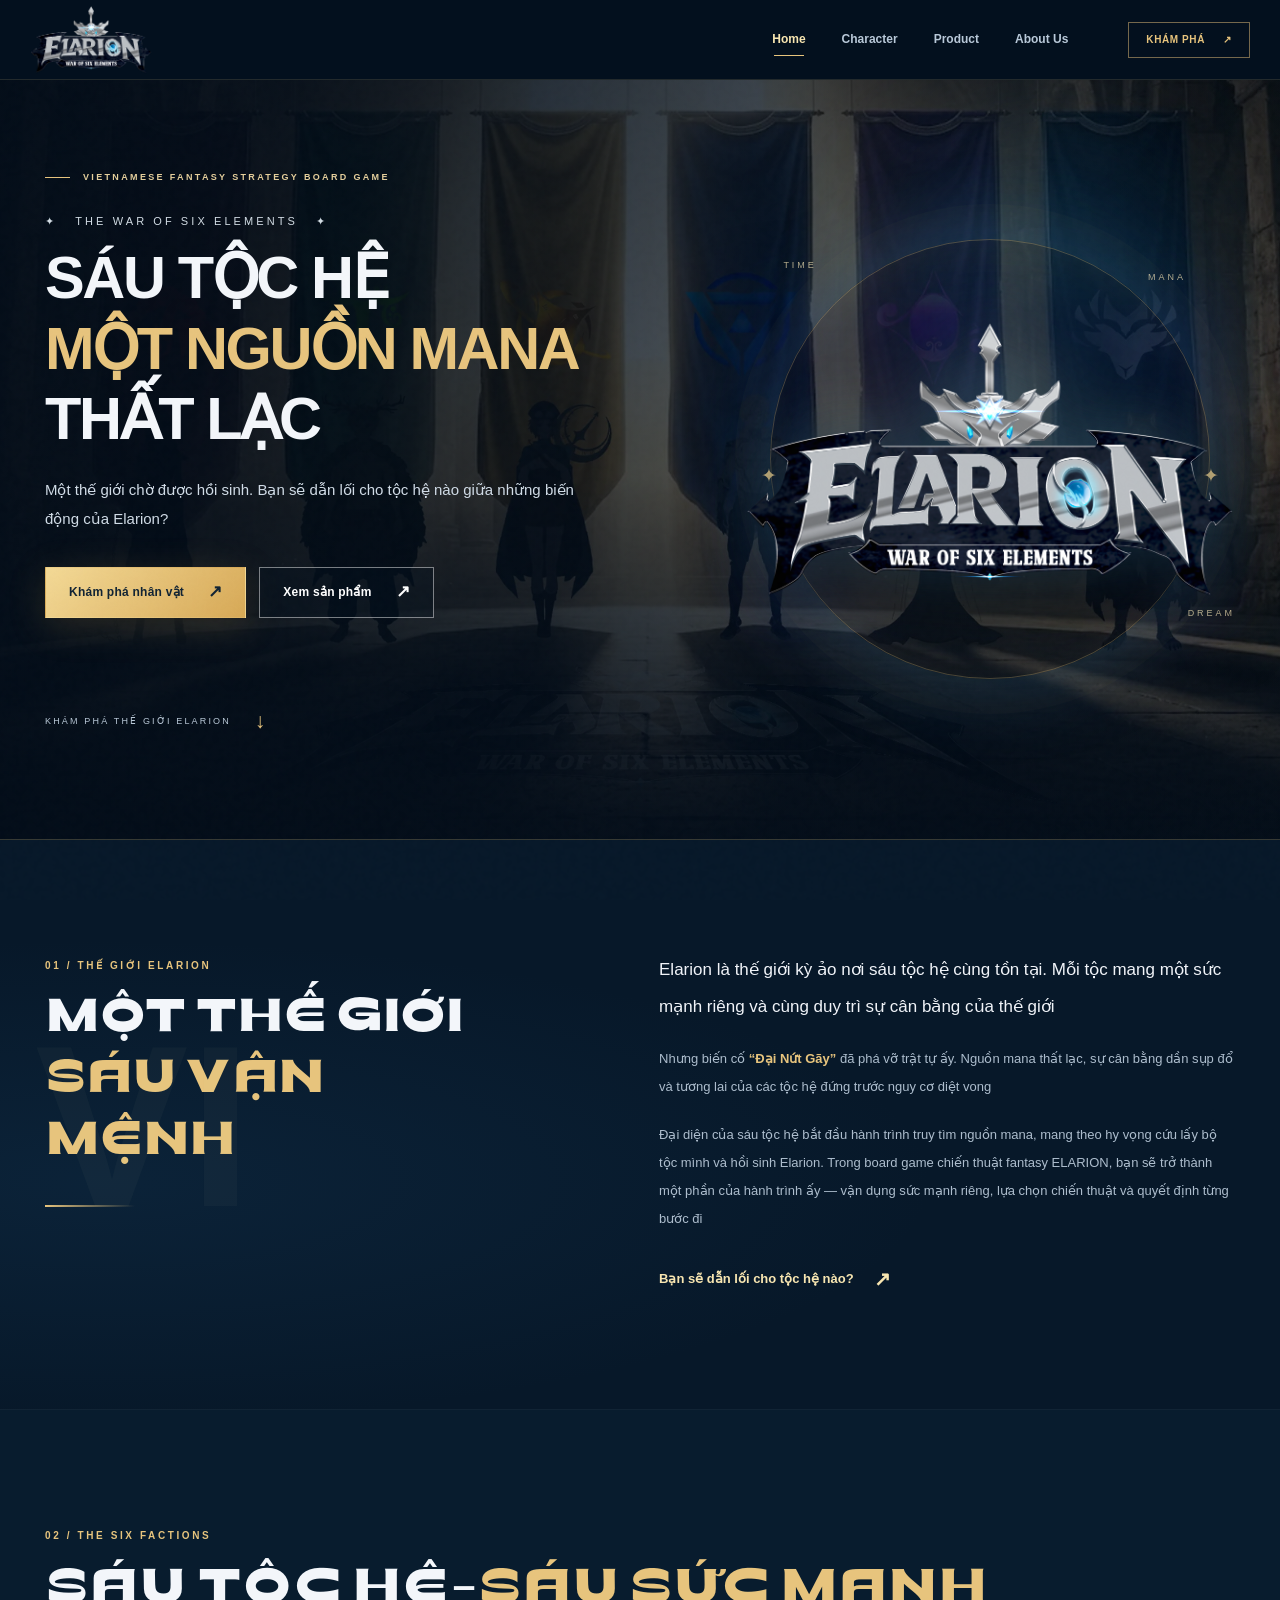
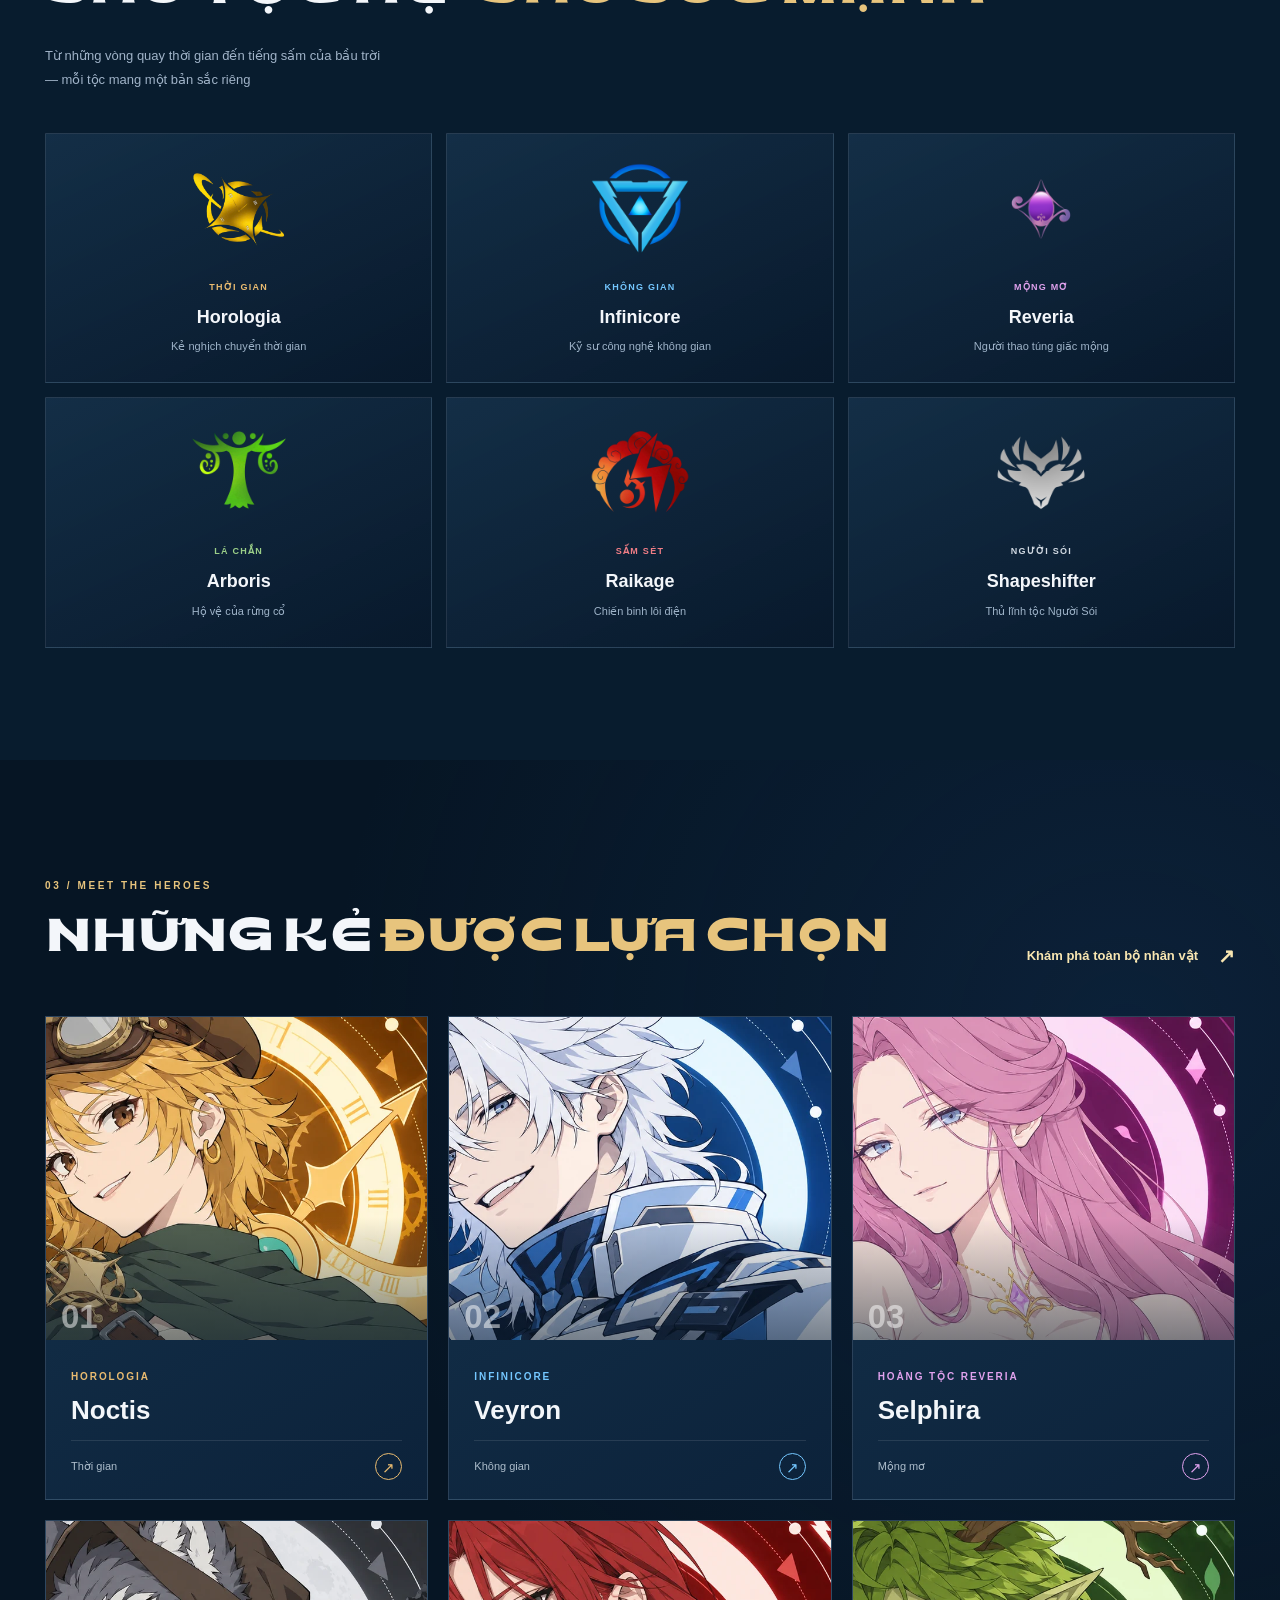
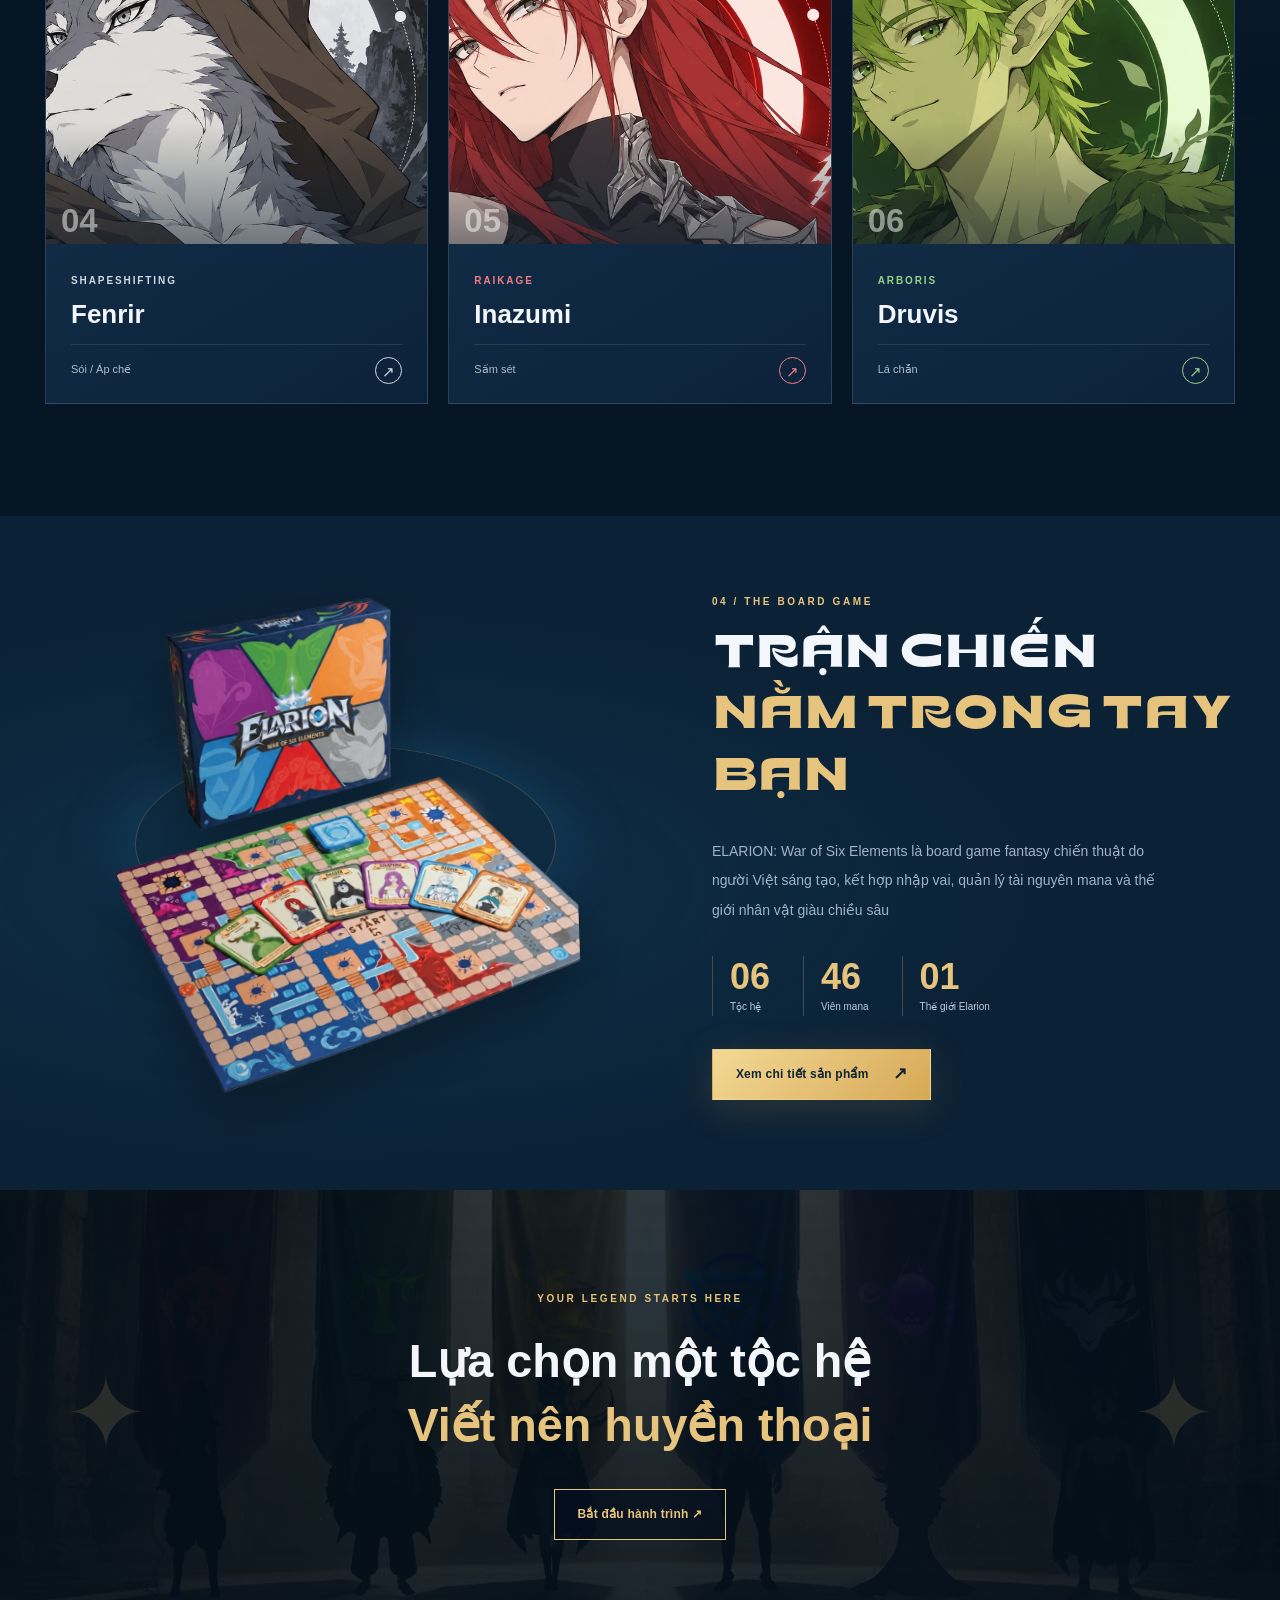
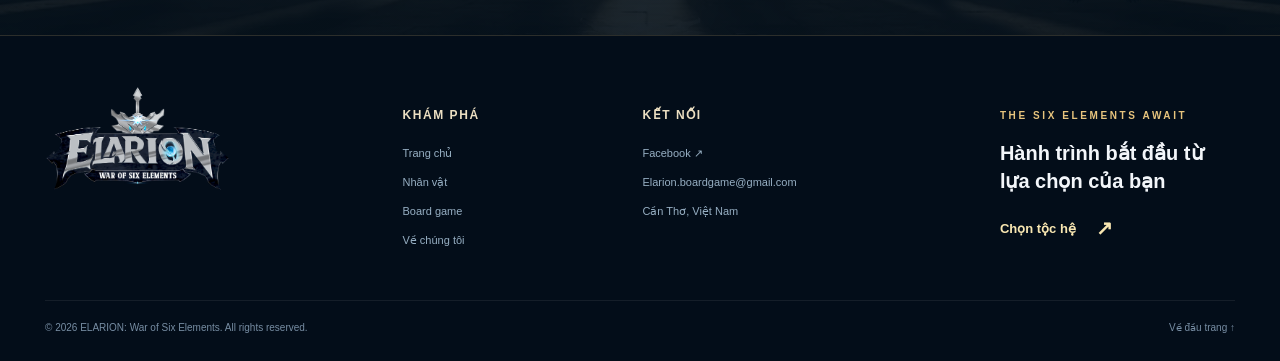
<file: index.html>
<!DOCTYPE html>
<html lang="vi">

<head>
    <meta charset="utf-8">
    <meta name="viewport" content="width=device-width,initial-scale=1">
    <meta name="theme-color" content="#061629">
    <meta name="description"
        content="Khám phá thế giới sáu tộc hệ trong ELARION: War of Six Elements — board game fantasy chiến thuật do người Việt sáng tạo.">
    <title>Home | ELARION: War of Six Elements</title>
    <link rel="icon" href="assets/images/elarion-logo-original.png" type="image/png">
    <link rel="stylesheet" href="assets/css/style.css">
    <script defer src="assets/js/app.js"></script>
    <script defer src="assets/js/characters.js"></script>
    <script defer src="assets/js/character-page.js"></script>
    <script defer src="assets/js/site-router.js"></script>
</head>

<body class="page-home"><a class="skip-link" href="#main-content">Bỏ qua menu</a>
    <header class="site-header" id="top">
        <div class="nav-inner container-wide">
            <a class="brand" href="./" aria-label="ELARION - Trang chủ"><img
                    src="assets/images/elarion-logo-original.png" alt="Logo ELARION: War of Six Elements" width="2048"
                    height="1179"></a>
            <nav class="desktop-nav" aria-label="Điều hướng chính"><a class="nav-link is-active" href="./"
                    aria-current="page">Home</a><a class="nav-link " href="/character/">Character</a><a class="nav-link "
                    href="/product/">Product</a><a class="nav-link " href="/about/">About Us</a>
            </nav>
            <a class="nav-cta" href="/character/">Khám phá <span aria-hidden="true">↗</span></a>
            <button class="menu-toggle" type="button" aria-label="Mở menu" aria-expanded="false"
                aria-controls="mobile-navigation"><span></span><span></span><span></span></button>
        </div>
        <nav class="mobile-nav" id="mobile-navigation" aria-label="Điều hướng điện thoại"><a class="nav-link is-active"
                href="./" aria-current="page">Home</a><a class="nav-link " href="/character/">Character</a><a
                class="nav-link " href="/product/">Product</a><a class="nav-link " href="/about/">About Us</a><a
                class="mobile-cta" href="/character/">Khám phá thế
                giới →</a></nav>
    </header>
    <main id="main-content">
        <section class="home-hero reveal" aria-labelledby="hero-title">
            <div class="hero-backdrop"></div>
            <div class="hero-light hero-light-one"></div>
            <div class="container hero-layout">
                <div class="hero-copy">
                    <div class="eyebrow"><span class="eyebrow-line"></span> VIETNAMESE FANTASY STRATEGY BOARD GAME</div>
                    <div class="hero-rule">✦ &nbsp; THE WAR OF SIX ELEMENTS &nbsp; ✦</div>
                    <h1 id="hero-title">SÁU TỘC HỆ<br><em>MỘT NGUỒN MANA</em><br>THẤT LẠC</h1>
                    <p class="hero-lead">Một thế giới chờ được hồi sinh. Bạn sẽ dẫn lối cho tộc hệ nào giữa những biến
                        động của Elarion?</p>
                    <div class="hero-actions"><a class="btn btn-gold" href="/character/">Khám phá nhân vật <span
                                aria-hidden="true">↗</span></a><a class="btn btn-ghost" href="/product/">Xem sản phẩm
                            <span aria-hidden="true">↗</span></a></div>
                    <p class="hero-bottom-caption">KHÁM PHÁ THẾ GIỚI ELARION <span>↓</span></p>
                </div>
                <div class="hero-visual">
                    <div class="hero-logo-orbit"></div><img src="/assets/images/elarion-logo-original.png"
                        alt="Biểu tượng ELARION: War of Six Elements" width="2048" height="1179"><span
                        class="floating-element fe-one">TIME</span><span
                        class="floating-element fe-two">DREAM</span><span class="floating-element fe-three">MANA</span>
                </div>
            </div>
        </section>
        <section class="world-intro section reveal" id="story">
            <div class="container story-layout">
                <div class="story-heading"><span class="kicker">01 / THẾ GIỚI ELARION</span>
                    <h2 class="section-title">MỘT THẾ GIỚI<br><em>SÁU VẬN MỆNH</em></h2>
                    <div class="ornament-line"></div>
                </div>
                <div class="story-copy">
                    <p class="large-copy">Elarion là thế giới kỳ ảo nơi sáu tộc hệ cùng tồn tại. Mỗi tộc mang một sức
                        mạnh riêng và cùng duy trì sự cân bằng của thế giới</p>
                    <p>Nhưng biến cố <strong>“Đại Nứt Gãy”</strong> đã phá vỡ trật tự ấy. Nguồn mana thất lạc, sự cân
                        bằng dần sụp đổ và tương lai của các tộc hệ đứng trước nguy cơ diệt vong</p>
                    <p>Đại diện của sáu tộc hệ bắt đầu hành trình truy tìm nguồn mana, mang theo hy vọng cứu lấy bộ tộc
                        mình và hồi sinh Elarion. Trong board game chiến thuật fantasy ELARION, bạn sẽ trở thành một
                        phần của hành trình ấy — vận dụng sức mạnh riêng, lựa chọn chiến thuật và quyết định từng bước
                        đi</p><a href="/character/" class="text-arrow">Bạn sẽ dẫn lối cho tộc hệ nào?
                        <span>↗</span></a>
                </div>
            </div>
        </section>
        <section class="section factions reveal" id="factions">
            <div class="container">
                <div class="section-header">
                    <div><span class="kicker">02 / THE SIX FACTIONS</span>
                        <h2 class="section-title">SÁU TỘC HỆ-<em>SÁU SỨC MẠNH</em></h2>
                    </div>
                    <p>Từ những vòng quay thời gian đến tiếng sấm của bầu trời — mỗi tộc mang một bản sắc riêng</p>
                </div>
                <div class="tribe-grid">
                    <article class="tribe-card" style="--tribe-accent:#e9bb70">
                        <span class="tribe-symbol">
                            <img src="assets/images/thoi-gian.webp" alt="Thời gian">
                        </span>
                        <div>
                            <span class="small-overline">Thời Gian</span>
                            <h3>Horologia</h3>
                            <p>Kẻ nghịch chuyển thời gian</p>
                        </div>
                    </article>
                    <article class="tribe-card" style="--tribe-accent:#74c7ff">
                        <span class="tribe-symbol"><img src="assets/images/khong-gian.webp" alt="Không gian"></span>
                        <div>
                            <span class="small-overline">Không Gian</span>
                            <h3>Infinicore</h3>
                            <p>Kỹ sư công nghệ không gian</p>
                        </div>
                    </article>
                    <article class="tribe-card" style="--tribe-accent:#e0a1ed">
                        <span class="tribe-symbol"><img src="assets/images/mong-mo.webp" alt="Mộng mơ"></span>
                        <div>
                            <span class="small-overline">Mộng Mơ</span>
                            <h3>Reveria</h3>
                            <p>Người thao túng giấc mộng</p>
                        </div>
                    </article>
                    <article class="tribe-card" style="--tribe-accent:#9bcf88">
                        <span class="tribe-symbol"><img src="assets/images/tree.webp" alt="Lá chắn"></span>
                        <div>
                            <span class="small-overline">Lá Chắn</span>
                            <h3>Arboris</h3>
                            <p>Hộ vệ của rừng cổ</p>
                        </div>
                    </article>
                    <article class="tribe-card" style="--tribe-accent:#ef7d85">
                        <span class="tribe-symbol"><img src="assets/images/thunder.webp" alt="Sấm sét"></span>
                        <div>
                            <span class="small-overline">Sấm Sét</span>
                            <h3>Raikage</h3>
                            <p>Chiến binh lôi điện</p>
                        </div>
                    </article>
                    <article class="tribe-card" style="--tribe-accent:#d1d9e2">
                        <span class="tribe-symbol"><img src="assets/images/wolf.webp" alt="Sói"></span>
                        <div>
                            <span class="small-overline">Người Sói</span>
                            <h3>Shapeshifter</h3>
                            <p>Thủ lĩnh tộc Người Sói</p>
                        </div>
                    </article>
                </div>
            </div>
        </section>
        <section class="section featured-characters reveal">
            <div class="container">
                <div class="section-header">
                    <div><span class="kicker">03 / MEET THE HEROES</span>
                        <h2 class="section-title">NHỮNG KẺ <em>ĐƯỢC LỰA CHỌN</em></h2>
                    </div><a class="text-arrow" href="/character/">Khám phá toàn bộ nhân vật <span>↗</span></a>
                </div>
                <div class="character-grid"><a class="character-card" style="--char-accent:#e9bb70"
                        href="/character/?character=noctis#profile">
                        <div class="character-art"><img src="/assets/images/noctis-portrait.webp" alt="Chân dung Noctis"
                                loading="lazy" width="650" height="790"><span class="character-index">01</span></div>
                        <div class="character-card-body"><span class="small-overline">Horologia</span>
                            <h3>Noctis</h3>
                            <div class="card-meta"><span>Thời gian</span><span class="circle-arrow"
                                    aria-hidden="true">↗</span></div>
                        </div>
                    </a><a class="character-card" style="--char-accent:#74c7ff"
                        href="/character/?character=veyron#profile">
                        <div class="character-art"><img src="/assets/images/veyron-portrait.webp" alt="Chân dung Veyron"
                                loading="lazy" width="650" height="790"><span class="character-index">02</span></div>
                        <div class="character-card-body"><span class="small-overline">Infinicore</span>
                            <h3>Veyron</h3>
                            <div class="card-meta"><span>Không gian</span><span class="circle-arrow"
                                    aria-hidden="true">↗</span></div>
                        </div>
                    </a><a class="character-card" style="--char-accent:#e0a1ed"
                        href="/character/?character=selphira#profile">
                        <div class="character-art"><img src="/assets/images/selphira-portrait.webp"
                                alt="Chân dung Selphira" loading="lazy" width="650" height="790"><span
                                class="character-index">03</span></div>
                        <div class="character-card-body"><span class="small-overline">Hoàng tộc Reveria</span>
                            <h3>Selphira</h3>
                            <div class="card-meta"><span>Mộng mơ</span><span class="circle-arrow"
                                    aria-hidden="true">↗</span></div>
                        </div>
                    </a><a class="character-card" style="--char-accent:#d1d9e2"
                        href="/character/?character=fenrir#profile">
                        <div class="character-art"><img src="/assets/images/fenrir-portrait.webp" alt="Chân dung Fenrir"
                                loading="lazy" width="650" height="790"><span class="character-index">04</span></div>
                        <div class="character-card-body"><span class="small-overline">Shapeshifting</span>
                            <h3>Fenrir</h3>
                            <div class="card-meta"><span>Sói / Áp chế</span><span class="circle-arrow"
                                    aria-hidden="true">↗</span></div>
                        </div>
                    </a><a class="character-card" style="--char-accent:#ef7d85"
                        href="/character/?character=inazumi#profile">
                        <div class="character-art"><img src="/assets/images/inazumi-portrait.webp"
                                alt="Chân dung Inazumi" loading="lazy" width="650" height="790"><span
                                class="character-index">05</span></div>
                        <div class="character-card-body"><span class="small-overline">Raikage</span>
                            <h3>Inazumi</h3>
                            <div class="card-meta"><span>Sấm sét</span><span class="circle-arrow"
                                    aria-hidden="true">↗</span></div>
                        </div>
                    </a><a class="character-card" style="--char-accent:#9bcf88"
                        href="/character/?character=druvis#profile">
                        <div class="character-art"><img src="/assets/images/druvis-portrait.webp" alt="Chân dung Druvis"
                                loading="lazy" width="650" height="790"><span class="character-index">06</span></div>
                        <div class="character-card-body"><span class="small-overline">Arboris</span>
                            <h3>Druvis</h3>
                            <div class="card-meta"><span>Lá chắn</span><span class="circle-arrow"
                                    aria-hidden="true">↗</span></div>
                        </div>
                    </a></div>
            </div>
        </section>
        <section class="product-tease section reveal">
            <div class="container product-tease-layout">
                <div class="tease-visual"><span class="ring ring-one"></span><img src="/assets/images/boardgame.webp"
                        width="1100" height="1173" alt="Hộp game, bàn chơi và các thành phần của ELARION"
                        loading="lazy"></div>
                <div class="tease-copy"><span class="kicker">04 / THE BOARD GAME</span>
                    <h2 class="section-title">TRẬN CHIẾN <em>NẰM TRONG TAY BẠN</em></h2>
                    <p>ELARION: War of Six Elements là board game fantasy chiến thuật do người Việt sáng tạo, kết hợp
                        nhập vai, quản lý tài nguyên mana và thế giới nhân vật giàu chiều sâu</p>
                    <div class="tease-specs">
                        <div><strong>06</strong><span>Tộc hệ</span></div>
                        <div><strong>46</strong><span>Viên mana</span></div>
                        <div><strong>01</strong><span>Thế giới Elarion</span></div>
                    </div><a class="btn btn-gold" href="/product/">Xem chi tiết sản phẩm <span
                            aria-hidden="true">↗</span></a>
                </div>
            </div>
        </section>
        <section class="section closing-banner reveal">
            <div class="container closing-content"><span class="kicker">YOUR LEGEND STARTS HERE</span>
                <h2>Lựa chọn một tộc hệ<br><em>Viết nên huyền thoại</em></h2><a class="btn btn-ghost-gold"
                    href="/character/">Bắt đầu hành trình ↗</a>
            </div>
        </section>
    </main>
    <footer class="footer" id="contact">
        <div class="container footer-main">
            <div class="footer-brand"><a href="/"><img src="/assets/images/elarion-logo-original.png" alt="Logo ELARION"
                        width="2048" height="1179" loading="lazy"></a></div>
            <div class="footer-links">
                <h3>Khám phá</h3><a href="/">Trang chủ</a><a href="/character/">Nhân vật</a><a href="/product/">Board
                    game</a><a href="/about/">Về chúng tôi</a>
            </div>
            <div class="footer-links">
                <h3>Kết nối</h3><a href="https://www.facebook.com/Elarionboardgame" target="_blank"
                    rel="noopener noreferrer">Facebook ↗</a><a
                    href="mailto:Elarion.boardgame@gmail.com">Elarion.boardgame@gmail.com</a><span>Cần Thơ, Việt
                    Nam</span>
            </div>
            <div class="footer-motto"><span class="mini-kicker">THE SIX ELEMENTS AWAIT</span><strong>Hành trình bắt đầu
                    từ lựa chọn của bạn</strong><a href="/character/" class="text-arrow">Chọn tộc hệ
                    <span>↗</span></a></div>
        </div>
        <div class="container footer-bottom"><span>© 2026 ELARION: War of Six Elements. All rights reserved.</span><a
                href="#top">Về đầu trang ↑</a></div>
    </footer>

    <!-- Secondary views are kept in inert HTML templates so file:// previews work offline. -->
    <template id="view-character">

        <section class="interior-hero character-interior reveal">
            <div class="container"><span class="kicker">THE CHOSEN SIX / ELARION</span>
                <h1 class="interior-title">Meet the <em>characters</em></h1>
                <p>Sáu gương mặt - sáu vận mệnh. Chạm vào từng nhân vật để khám phá sức mạnh, tính cách và câu chuyện
                    của
                    họ</p>
                <div class="hero-ornament" aria-hidden="true">✦ &nbsp; ◇ &nbsp; ✦</div>
            </div>
        </section>
        <section class="section character-browser reveal" id="roster">
            <div class="container">
                <div class="section-header compact">
                    <div><span class="kicker">01 / CHỌN NHÂN VẬT</span>
                        <h2 class="section-title">CHỌN HIỆN THÂN <em>CỦA RIÊNG MÌNH</em></h2>
                    </div>
                    <p>Chọn một thẻ để mở hồ sơ chi tiết bên dưới</p>
                </div>
                <div class="character-grid roster-grid"><button class="character-card" style="--char-accent:#e9bb70"
                        type="button" data-character="noctis" aria-pressed="false">
                        <div class="character-art"><img src="/assets/images/noctis-portrait.webp" alt="Chân dung Noctis"
                                loading="lazy" width="650" height="790"><span class="character-index">01</span></div>
                        <div class="character-card-body"><span class="small-overline">Horologia</span>
                            <h3>Noctis</h3>
                            <div class="card-meta"><span>Thời gian</span><span class="circle-arrow"
                                    aria-hidden="true">↗</span></div>
                        </div>
                    </button><button class="character-card" style="--char-accent:#74c7ff" type="button"
                        data-character="veyron" aria-pressed="false">
                        <div class="character-art"><img src="/assets/images/veyron-portrait.webp" alt="Chân dung Veyron"
                                loading="lazy" width="650" height="790"><span class="character-index">02</span></div>
                        <div class="character-card-body"><span class="small-overline">Infinicore</span>
                            <h3>Veyron</h3>
                            <div class="card-meta"><span>Không gian</span><span class="circle-arrow"
                                    aria-hidden="true">↗</span></div>
                        </div>
                    </button><button class="character-card" style="--char-accent:#e0a1ed" type="button"
                        data-character="selphira" aria-pressed="false">
                        <div class="character-art"><img src="/assets/images/selphira-portrait.webp"
                                alt="Chân dung Selphira" loading="lazy" width="650" height="790"><span
                                class="character-index">03</span></div>
                        <div class="character-card-body"><span class="small-overline">Hoàng tộc Reveria</span>
                            <h3>Selphira</h3>
                            <div class="card-meta"><span>Mộng mơ</span><span class="circle-arrow"
                                    aria-hidden="true">↗</span></div>
                        </div>
                    </button><button class="character-card" style="--char-accent:#d1d9e2" type="button"
                        data-character="fenrir" aria-pressed="false">
                        <div class="character-art"><img src="/assets/images/fenrir-portrait.webp" alt="Chân dung Fenrir"
                                loading="lazy" width="650" height="790"><span class="character-index">04</span></div>
                        <div class="character-card-body"><span class="small-overline">Shapeshifting</span>
                            <h3>Fenrir</h3>
                            <div class="card-meta"><span>Người Sói</span><span class="circle-arrow"
                                    aria-hidden="true">↗</span></div>
                        </div>
                    </button><button class="character-card" style="--char-accent:#ef7d85" type="button"
                        data-character="inazumi" aria-pressed="false">
                        <div class="character-art"><img src="/assets/images/inazumi-portrait.webp"
                                alt="Chân dung Inazumi" loading="lazy" width="650" height="790"><span
                                class="character-index">05</span></div>
                        <div class="character-card-body"><span class="small-overline">Raikage</span>
                            <h3>Inazumi</h3>
                            <div class="card-meta"><span>Sấm sét</span><span class="circle-arrow"
                                    aria-hidden="true">↗</span></div>
                        </div>
                    </button><button class="character-card" style="--char-accent:#9bcf88" type="button"
                        data-character="druvis" aria-pressed="false">
                        <div class="character-art"><img src="/assets/images/druvis-portrait.webp" alt="Chân dung Druvis"
                                loading="lazy" width="650" height="790"><span class="character-index">06</span></div>
                        <div class="character-card-body"><span class="small-overline">Arboris</span>
                            <h3>Druvis</h3>
                            <div class="card-meta"><span>Lá chắn</span><span class="circle-arrow"
                                    aria-hidden="true">↗</span></div>
                        </div>
                    </button></div>
                <div id="profile" class="profile-shell" aria-live="polite" aria-label="Hồ sơ nhân vật">
                    <div class="profile-placeholder">Đang tải hồ sơ nhân vật...</div>
                </div>
            </div>
        </section>
        <section class="section closing-banner reveal">
            <div class="container closing-content"><span class="kicker">CHOOSE YOUR DESTINY</span>
                <h2>Thế giới đang chờ <em>bạn dẫn lối</em></h2><a href="/product/" class="btn btn-ghost-gold">Khám
                    phá bộ game ↗</a>
            </div>
        </section>

    </template>
    <template id="view-product">

        <section class="interior-hero product-interior reveal">
            <div class="container"><span class="kicker">THE ART OF STRATEGY / ELARION</span>
                <h1 class="interior-title">The <em>board game</em></h1>

            </div>
        </section>
        <section class="section product-showcase reveal">
            <div class="container product-showcase-grid">
                <div class="product-showcase-art">
                    <div class="product-halo"></div><img src="/assets/images/boardgame.webp"
                        alt="Bộ board game ELARION gồm hộp, bàn chơi, mô hình và các loại thẻ" width="1100"
                        height="1173">
                </div>
                <div class="showcase-detail"><span class="kicker">01 / GIỚI THIỆU SẢN PHẨM</span>
                    <div class="product-eyebrow">FANTASY • STRATEGY • ROLEPLAY</div>
                    <h2 class="section-title">ELARION: <em>War of Six Elements</em></h2>
                    <p class="large-copy">Một hành trình chiến thuật giữa thế giới fantasy mang bản sắc sáng tạo Việt
                    </p>
                    <p>ELARION là board game fantasy chiến thuật do người Việt sáng tạo, kết hợp lối chơi nhập vai, quản
                        lý tài nguyên và một thế giới có cốt truyện riêng</p>
                    <p>Sau biến cố “Đại Nứt Gãy”, nguồn mana thất lạc khiến sự cân bằng của Elarion dần sụp đổ. Người
                        chơi hóa thân thành chiến binh đại diện cho một trong sáu tộc hệ: Thời Gian, Không Gian, Mộng
                        Mơ, Thủ Hộ, Sấm Sét và Hóa Hình, bắt đầu hành trình tìm lại mana để cứu lấy bộ tộc và hồi sinh
                        thế giới</p><a class="btn btn-gold" href="/character/">Khám phá sáu tộc hệ ↗</a>
                </div>
            </div>
        </section>
        <section class="section mechanic-section reveal">
            <div class="container">
                <div class="section-header">
                    <div><span class="kicker">02 / UNIQUE PLAY STYLES</span>
                        <h2 class="section-title">MỖI TỘC HỆ - <em>MỘT CÁCH CHƠI</em></h2>
                    </div>

                </div>
                <div class="mechanic-grid">
                    <article><span>✦</span>
                        <h3>Sức mạnh riêng</h3>
                        <p>Mỗi tộc hệ có bộ kỹ năng, màu sắc nhận diện và triết lý tồn tại riêng</p>
                    </article>
                    <article><span>◈</span>
                        <h3>Chiến thuật thích ứng</h3>
                        <p>Vận dụng sức mạnh nhân vật, tính toán từng bước đi giữa những biến chuyển</p>
                    </article>
                    <article><span>✧</span>
                        <h3>Quản lý mana</h3>
                        <p>Sử dụng tài nguyên hợp lý để đối mặt với thảm họa và giành chiến thắng</p>
                    </article>
                </div>
            </div>
        </section>
        <section class="section inside-box reveal">
            <div class="container">
                <div class="section-header">
                    <div><span class="kicker">03 / WHAT'S INSIDE</span>
                        <h2 class="section-title">THÀNH PHẦN <em>BOARDGAME</em></h2>
                    </div>

                </div>
                <div class="box-grid">
                    <div class="box-item"><span class="box-number">01</span>
                        <div><strong>Hộp game</strong>
                            <p>31 × 26 cm</p>
                        </div><span class="box-item-sigil" aria-hidden="true">✧</span>
                    </div>
                    <div class="box-item"><span class="box-number">02</span>
                        <div><strong>Sách hướng dẫn</strong>
                            <p>Khổ A6</p>
                        </div><span class="box-item-sigil" aria-hidden="true">✧</span>
                    </div>
                    <div class="box-item"><span class="box-number">03</span>
                        <div><strong>Bản đồ game</strong>
                            <p>51 × 51 cm</p>
                        </div><span class="box-item-sigil" aria-hidden="true">✧</span>
                    </div>
                    <div class="box-item"><span class="box-number">04</span>
                        <div><strong>Xúc xắc</strong>
                            <p>1 chiếc</p>
                        </div><span class="box-item-sigil" aria-hidden="true">✧</span>
                    </div>
                    <div class="box-item"><span class="box-number">05</span>
                        <div><strong>Mô hình &amp; đế nhân vật</strong>
                            <p>6 mô hình + 6 đế</p>
                        </div><span class="box-item-sigil" aria-hidden="true">✧</span>
                    </div>
                    <div class="box-item"><span class="box-number">06</span>
                        <div><strong>Thẻ nhân vật</strong>
                            <p>6 thẻ</p>
                        </div><span class="box-item-sigil" aria-hidden="true">✧</span>
                    </div>
                    <div class="box-item"><span class="box-number">07</span>
                        <div><strong>Thẻ Phước Lành &amp; Biến Chuyển</strong>
                            <p>15 thẻ · 6 × 6 cm</p>
                        </div><span class="box-item-sigil" aria-hidden="true">✧</span>
                    </div>
                    <div class="box-item"><span class="box-number">08</span>
                        <div><strong>Thẻ Thảm Họa (Khe Nứt)</strong>
                            <p>16 thẻ · 4 × 4 cm</p>
                        </div><span class="box-item-sigil" aria-hidden="true">✧</span>
                    </div>
                    <div class="box-item"><span class="box-number">09</span>
                        <div><strong>Viên mana</strong>
                            <p>46 viên</p>
                        </div><span class="box-item-sigil" aria-hidden="true">✧</span>
                    </div>
                </div>
            </div>
        </section>
        <section class="section expanded-world reveal">
            <div class="container expanded-grid">
                <div class="expansion-art"><span class="expansion-sigil">✧</span>
                    <div class="expansion-title">THE SAGA<br>CONTINUES</div>
                    <div class="expansion-star">✦</div>
                </div>
                <div><span class="kicker">04 / BEYOND THE BOARD</span>
                    <h2 class="section-title">MỘT THẾ GIỚI <em>KHÔNG NGỪNG MỞ RỘNG</em></h2>
                    <p>ELARION hướng đến xây dựng một vũ trụ fantasy có chiều sâu và bản sắc riêng, nơi người chơi gắn
                        kết với câu chuyện và từng nhân vật. Trong tương lai, dự án định hướng phát triển thêm các bản
                        mở rộng, artbook, truyện tranh, phim hoạt hình ngắn, sản phẩm lưu niệm và phiên bản kỹ thuật số
                    </p>
                    <p class="muted-note">Đây là định hướng phát triển của dự án, chưa phải danh mục sản phẩm đã phát
                        hành</p><a href="https://www.facebook.com/Elarionboardgame" target="_blank"
                        rel="noopener noreferrer" class="text-arrow">Theo dõi hành trình ELARION <span>↗</span></a>
                </div>
            </div>
        </section>
        <section class="section closing-banner reveal">
            <div class="container closing-content"><span class="kicker">THE WORLD IS CALLING</span>
                <h2>Chọn tộc hệ của bạn<br><em>Hồi sinh Elarion</em></h2><a href="character/"
                    class="btn btn-ghost-gold">Gặp gỡ nhân vật ↗</a>
            </div>
        </section>

    </template>
    <template id="view-about">

        <section class="interior-hero about-interior reveal">
            <div class="container"><span class="kicker">THE PEOPLE BEHIND ELARION</span>
                <h1 class="interior-title">ABOUT <em>US</em></h1>
                <p>Đằng sau mỗi thế giới kỳ ảo là những con người tin rằng một câu chuyện có thể kết nối hàng ngàn cuộc
                    phiêu lưu</p>
            </div>
        </section>
        <section class="section about-brand reveal">
            <div class="container brand-story-grid">
                <div class="brand-emblem">
                    <div class="emblem-halo"></div><img src="assets/images/elarion-logo-original.png" width="2048"
                        height="1179" alt="Logo thương hiệu ELARION" loading="lazy">
                </div>
                <div class="brand-text"><span class="kicker">01 / OUR IDENTITY</span>
                    <h2 class="section-title">WE ARE <em>ELARION</em></h2>
                    <p>ELARION là nhóm sáng tạo hướng tới phát triển board game fantasy chiến thuật với thế giới quan
                        riêng, nhân vật có chiều sâu và trải nghiệm kết nối giữa những người chơi</p>
                    <p>Logo ELARION mang phong cách fantasy mạnh mẽ, kết hợp biểu tượng vương miện và kiếm cùng nguồn
                        năng lượng trung tâm, thể hiện cuộc chiến của sáu nguyên tố và khát vọng hồi sinh thế giới
                        Elarion</p>
                    <div class="brand-stats">
                        <div><small>THÀNH LẬP</small><strong>17.07.2026</strong></div>
                        <div><small>TRỤ SỞ</small><strong>Cần Thơ, Việt Nam</strong></div>
                    </div>
                </div>
            </div>
        </section>
        <section class="section team-section reveal">
            <div class="container">
                <div class="section-header">
                    <div><span class="kicker">02 / OUR TEAM</span>
                        <h2 class="section-title">NHỮNG NGƯỜI <em>KIẾN TẠO THẾ GIỚI</em></h2>
                    </div>
                    <p>Gặp gỡ năm thành viên đứng sau dự án ELARION</p>
                </div>
                <div class="team-grid">
                    <article class="team-card">
                        <div class="team-photo"><img src="assets/images/team-khoa.webp"
                                alt="Chân dung Phạm Lai Đăng Khoa" width="780" height="970" loading="lazy"></div>
                        <div class="team-card-copy"><span class="team-position">CEO <span> / ELARION</span></span>
                            <h3>Phạm Lai Đăng Khoa</h3>
                            <p>Quản lý tiến độ sản phẩm và xây dựng chiến lược truyền thông hiệu quả, theo dõi, quản lý
                                quá trình thực hiện và triển khai dự án</p>
                        </div>
                    </article>
                    <article class="team-card">
                        <div class="team-photo"><img src="assets/images/team-phuc.webp"
                                alt="Chân dung Trần Trương Tâm Phúc" width="780" height="970" loading="lazy"></div>
                        <div class="team-card-copy"><span class="team-position">CPO <span> / ELARION</span></span>
                            <h3>Trần Trương Tâm Phúc</h3>
                            <p>Quản lý thực hiện chiến lược sản phẩm, phối hợp cùng CMO xây dựng chiến lược tiếp thị phù
                                hợp với thị hiếu của thị trường</p>
                        </div>
                    </article>
                    <article class="team-card">
                        <div class="team-photo"><img src="assets/images/team-bao.webp" alt="Chân dung Huỳnh Gia Bảo"
                                width="780" height="970" loading="lazy"></div>
                        <div class="team-card-copy"><span class="team-position">CMO <span> / ELARION</span></span>
                            <h3>Huỳnh Gia Bảo</h3>
                            <p>Định hướng và triển khai chiến lược marketing. Đồng thời phát triển và định giá sản phẩm
                                dựa trên nhu cầu thị trường và hành vi người tiêu dùng
                            </p>
                        </div>
                    </article>
                    <article class="team-card">
                        <div class="team-photo"><img src="assets/images/team-nhi.webp" alt="Chân dung Lê Huỳnh Uyển Nhi"
                                width="780" height="970" loading="lazy"></div>
                        <div class="team-card-copy"><span class="team-position">CFO <span> / ELARION</span></span>
                            <h3>Lê Huỳnh Uyển Nhi</h3>
                            <p>Quản lý và lên kế hoạch tài chính cho dự án. Sử dụng nguồn vốn hợp lý, giảm thiểu rủi ro
                                tài chính</p>
                        </div>
                    </article>
                    <article class="team-card">
                        <div class="team-photo"><img src="assets/images/team-thuong.webp" alt="Chân dung Phạm Úy Thương"
                                width="780" height="970" loading="lazy"></div>
                        <div class="team-card-copy"><span class="team-position">CCO <span> / ELARION</span></span>
                            <h3>Phạm Úy Thương</h3>
                            <p>Phân tích và lên kế hoạch bán hàng và phát triển thị trường. Quản lý dữ liệu khách hàng
                                từ đó đề xuất chiến lược hiệu quả</p>
                        </div>
                    </article>
                </div>
            </div>
        </section>
        <section class="section contact-section reveal">
            <div class="container">
                <div class="section-header">
                    <div><span class="kicker">03 / STAY CONNECTED</span>
                        <h2 class="section-title">LIÊN HỆ <em>VỚI CHÚNG TÔI</em></h2>
                    </div>
                </div>
                <div class="contact-grid">
                    <div><span>ĐỊA CHỈ</span><strong>600 Nguyen Van Cu street,<br>Ninh Kieu ward, Can Tho city.</strong>
                    </div>
                    <div><span>EMAIL</span><a href="mailto:Elarion.boardgame@gmail.com">Elarion.boardgame@gmail.com
                            ↗</a></div>
                    <div><span>FANPAGE</span><a href="https://www.facebook.com/Elarionboardgame" target="_blank"
                            rel="noopener noreferrer">ELARION Boardgame ↗</a></div>
                    <div><span>WEBSITE</span><strong>Updating...</strong></div>
                </div>
            </div>
        </section>

    </template>
</body>

</html>
</file>
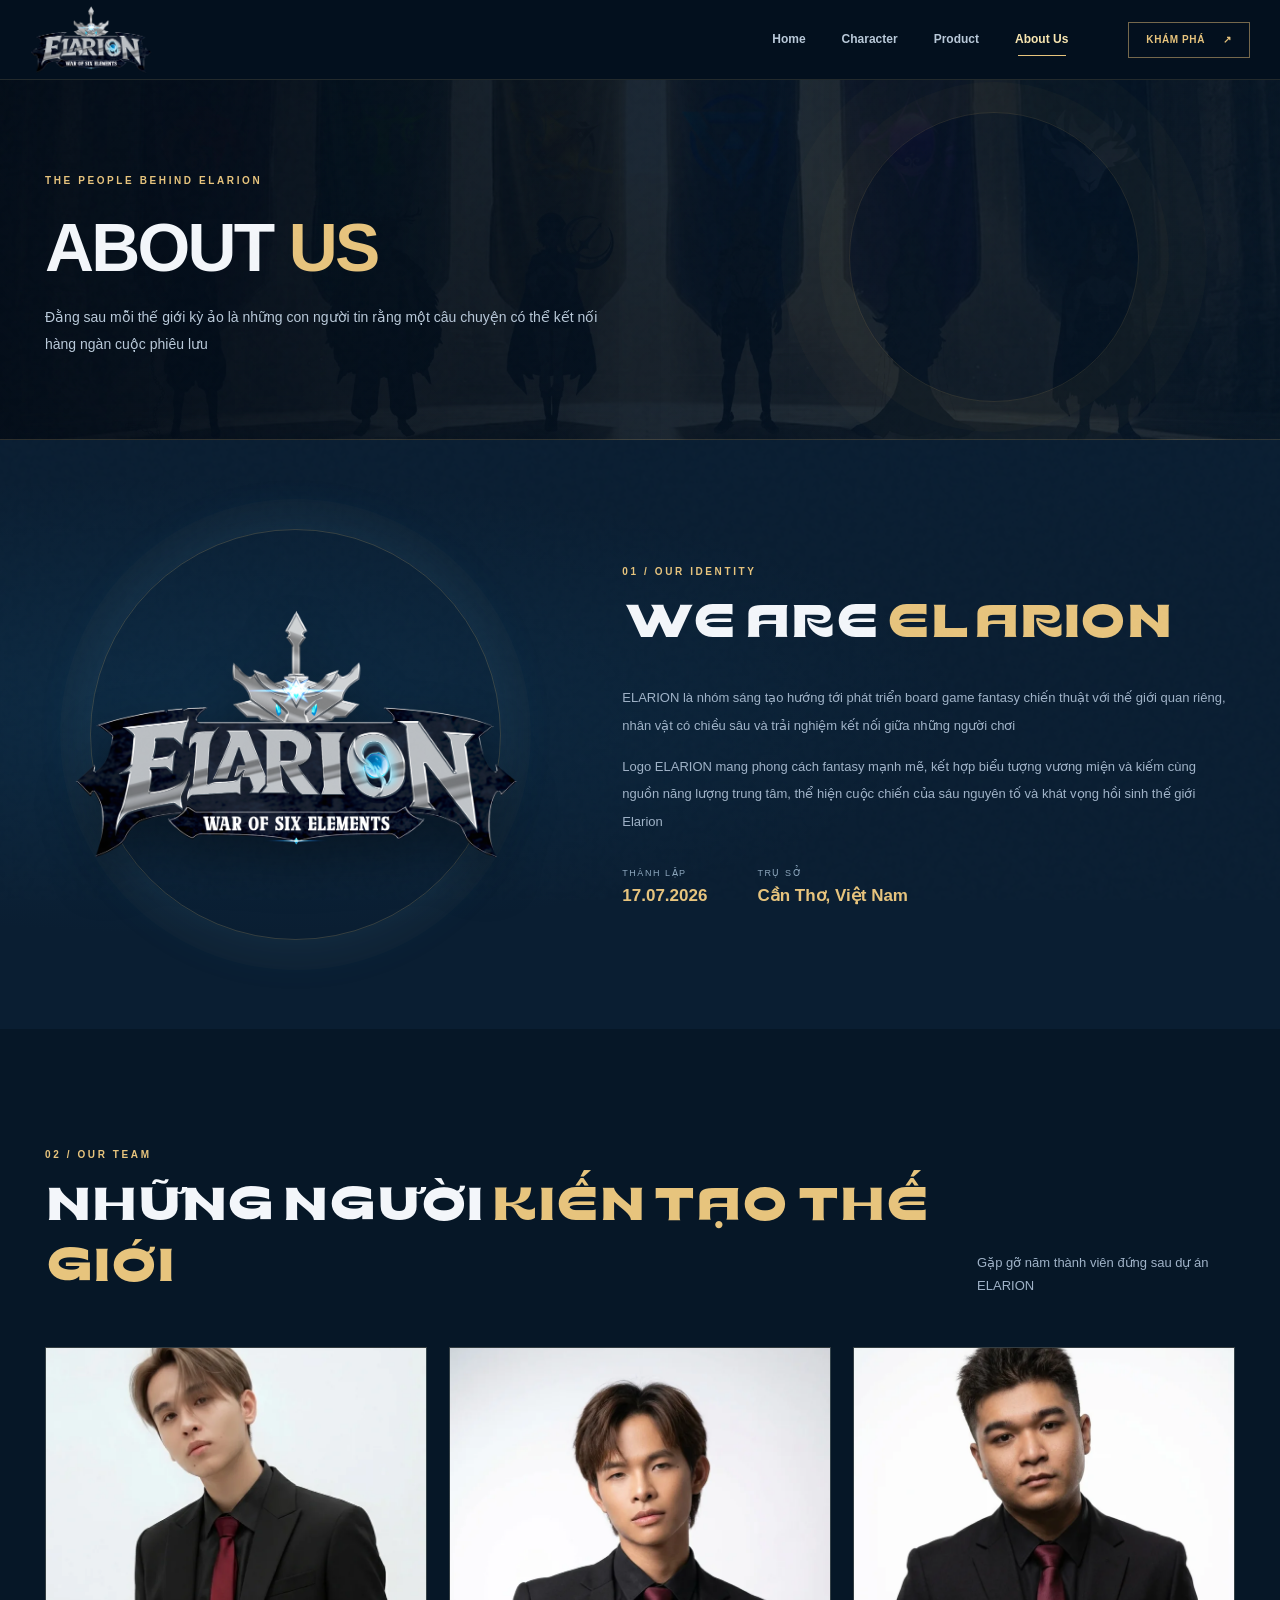
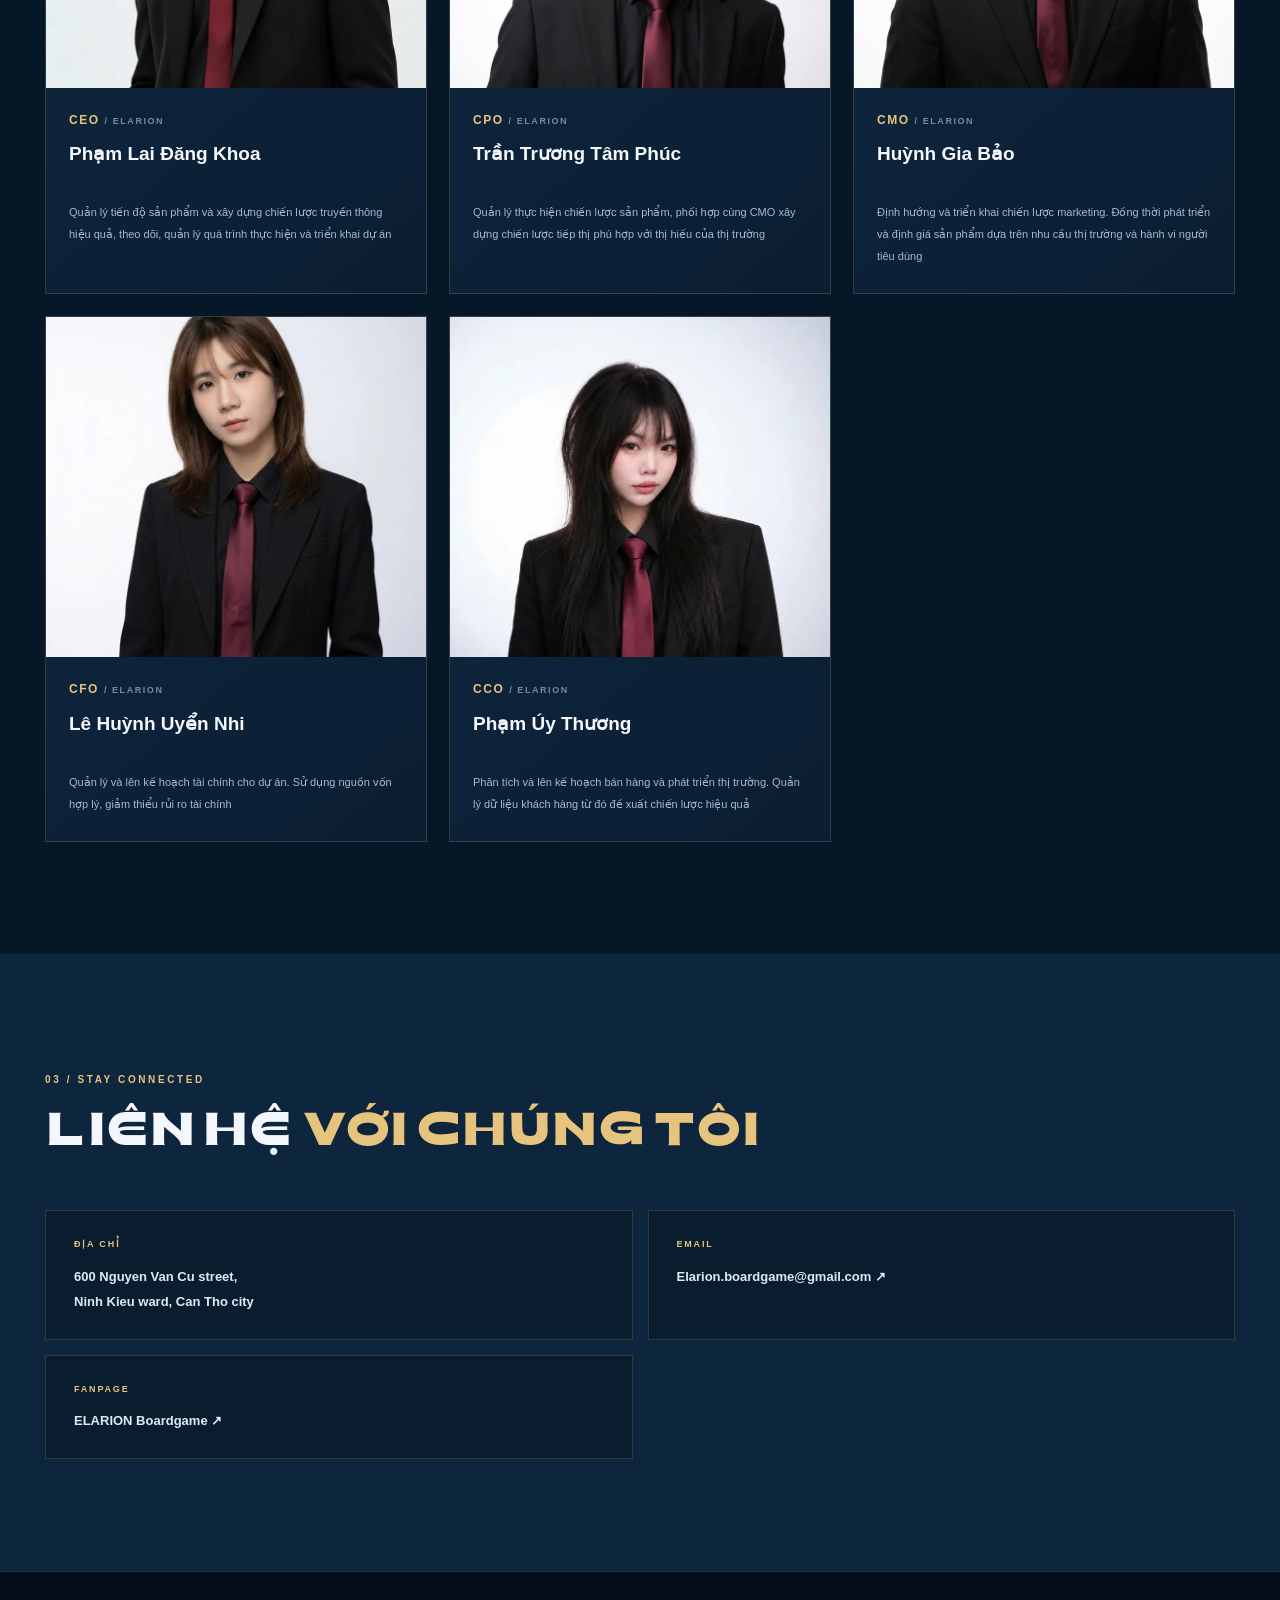
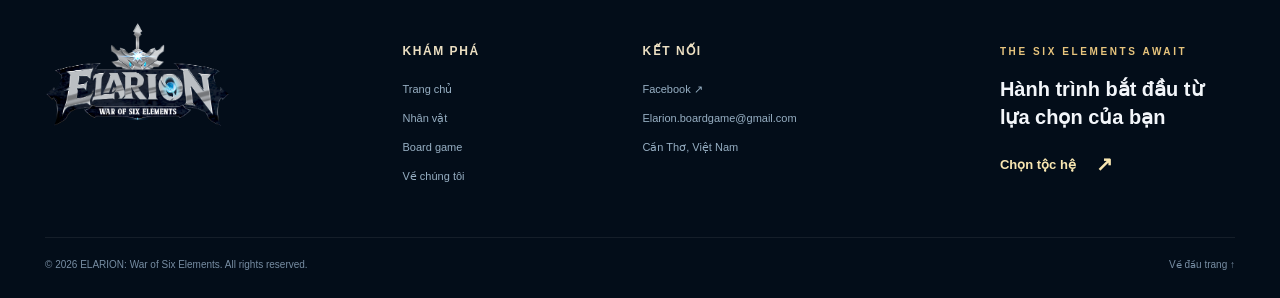
<file: about/index.html>
<!DOCTYPE html>
<html lang="vi">

<head>
    <meta charset="utf-8">
    <meta name="viewport" content="width=device-width,initial-scale=1">
    <meta name="theme-color" content="#061629">
    <meta name="description"
        content="Tìm hiểu về đội ngũ ELARION, năm thành viên và thông tin liên hệ của dự án boardgame fantasy chiến thuật.">

    <title>About Us | ELARION: War of Six Elements</title>

    <link rel="icon"
        href="../assets/images/elarion-logo-original.png"
        type="image/png">

    <link rel="stylesheet" href="../assets/css/style.css">
    <script defer src="../assets/js/app.js"></script>
</head>

<body class="page-about"><a class="skip-link" href="#main-content">Bỏ qua menu</a>
    <header class="site-header" id="top">
    <div class="nav-inner container-wide">
        <a class="brand" href="../" aria-label="ELARION - Trang chủ">
            <img src="../assets/images/elarion-logo-original.png"
                 alt="Logo ELARION: War of Six Elements"
                 width="2048" height="1179">
        </a>

        <nav class="desktop-nav" aria-label="Điều hướng chính">
            <a class="nav-link" href="../">Home</a>
            <a class="nav-link" href="../character/">Character</a>
            <a class="nav-link" href="../product/">Product</a>
            <a class="nav-link is-active" href="../about/" aria-current="page">About Us</a>
        </nav>

        <a class="nav-cta" href="../character/">
            Khám phá <span aria-hidden="true">↗</span>
        </a>

        <button class="menu-toggle" type="button"
                aria-label="Mở menu" aria-expanded="false"
                aria-controls="mobile-navigation">
            <span></span><span></span><span></span>
        </button>
    </div>

    <nav class="mobile-nav" id="mobile-navigation"
         aria-label="Điều hướng điện thoại">
        <a class="nav-link" href="../">Home</a>
        <a class="nav-link" href="../character/">Character</a>
        <a class="nav-link" href="../product/">Product</a>
        <a class="nav-link is-active" href="../about/" aria-current="page">About Us</a>
        <a class="mobile-cta" href="../character/">Khám phá thế giới →</a>
    </nav>
</header>
    <main id="main-content">
        <section class="interior-hero about-interior reveal">
            <div class="container"><span class="kicker">THE PEOPLE BEHIND ELARION</span>
                <h1 class="interior-title">ABOUT <em>US</em></h1>
                <p>Đằng sau mỗi thế giới kỳ ảo là những con người tin rằng một câu chuyện có thể kết nối hàng ngàn cuộc
                    phiêu lưu</p>
            </div>
        </section>
        <section class="section about-brand reveal">
            <div class="container brand-story-grid">
                <div class="brand-emblem">
                    <div class="emblem-halo"></div><img src="../assets/images/elarion-logo-original.png" width="2048"
                        height="1179" alt="Logo thương hiệu ELARION" loading="lazy">
                </div>
                <div class="brand-text"><span class="kicker">01 / OUR IDENTITY</span>
                    <h2 class="section-title">WE ARE <em>ELARION</em></h2>
                    <p>ELARION là nhóm sáng tạo hướng tới phát triển board game fantasy chiến thuật với thế giới quan
                        riêng, nhân vật có chiều sâu và trải nghiệm kết nối giữa những người chơi</p>
                    <p>Logo ELARION mang phong cách fantasy mạnh mẽ, kết hợp biểu tượng vương miện và kiếm cùng nguồn
                        năng lượng trung tâm, thể hiện cuộc chiến của sáu nguyên tố và khát vọng hồi sinh thế giới
                        Elarion</p>
                    <div class="brand-stats">
                        <div><small>THÀNH LẬP</small><strong>17.07.2026</strong></div>
                        <div><small>TRỤ SỞ</small><strong>Cần Thơ, Việt Nam</strong></div>
                    </div>
                </div>
            </div>
        </section>
        <section class="section team-section reveal">
            <div class="container">
                <div class="section-header">
                    <div><span class="kicker">02 / OUR TEAM</span>
                        <h2 class="section-title">NHỮNG NGƯỜI <em>KIẾN TẠO THẾ GIỚI</em></h2>
                    </div>
                    <p>Gặp gỡ năm thành viên đứng sau dự án ELARION</p>
                </div>
                <div class="team-grid">
                    <article class="team-card">
                        <div class="team-photo"><img src="../assets/images/team-khoa.webp"
                                alt="Chân dung Phạm Lai Đăng Khoa" width="780" height="970" loading="lazy"></div>
                        <div class="team-card-copy"><span class="team-position">CEO <span> / ELARION</span></span>
                            <h3>Phạm Lai Đăng Khoa</h3>
                            <p>Quản lý tiến độ sản phẩm và xây dựng chiến lược truyền thông hiệu quả, theo dõi, quản lý
                                quá trình thực hiện và triển khai dự án</p>
                        </div>
                    </article>
                    <article class="team-card">
                        <div class="team-photo"><img src="../assets/images/team-phuc.webp"
                                alt="Chân dung Trần Trương Tâm Phúc" width="780" height="970" loading="lazy"></div>
                        <div class="team-card-copy"><span class="team-position">CPO <span> / ELARION</span></span>
                            <h3>Trần Trương Tâm Phúc</h3>
                            <p>Quản lý thực hiện chiến lược sản phẩm, phối hợp cùng CMO xây dựng chiến lược tiếp thị phù
                                hợp với thị hiếu của thị trường</p>
                        </div>
                    </article>
                    <article class="team-card">
                        <div class="team-photo"><img src="../assets/images/team-bao.webp" alt="Chân dung Huỳnh Gia Bảo"
                                width="780" height="970" loading="lazy"></div>
                        <div class="team-card-copy"><span class="team-position">CMO <span> / ELARION</span></span>
                            <h3>Huỳnh Gia Bảo</h3>
                            <p>Định hướng và triển khai chiến lược marketing. Đồng thời phát triển và định giá sản phẩm
                                dựa trên nhu cầu thị trường và hành vi người tiêu dùng
                            </p>
                        </div>
                    </article>
                    <article class="team-card">
                        <div class="team-photo"><img src="../assets/images/team-nhi.webp" alt="Chân dung Lê Huỳnh Uyển Nhi"
                                width="780" height="970" loading="lazy"></div>
                        <div class="team-card-copy"><span class="team-position">CFO <span> / ELARION</span></span>
                            <h3>Lê Huỳnh Uyển Nhi</h3>
                            <p>Quản lý và lên kế hoạch tài chính cho dự án. Sử dụng nguồn vốn hợp lý, giảm thiểu rủi ro
                                tài chính</p>
                        </div>
                    </article>
                    <article class="team-card">
                        <div class="team-photo"><img src="../assets/images/team-thuong.webp" alt="Chân dung Phạm Úy Thương"
                                width="780" height="970" loading="lazy"></div>
                        <div class="team-card-copy"><span class="team-position">CCO <span> / ELARION</span></span>
                            <h3>Phạm Úy Thương</h3>
                            <p>Phân tích và lên kế hoạch bán hàng và phát triển thị trường. Quản lý dữ liệu khách hàng
                                từ đó đề xuất chiến lược hiệu quả</p>
                        </div>
                    </article>
                </div>
            </div>
        </section>
        <section class="section contact-section reveal">
            <div class="container">
                <div class="section-header">
                    <div><span class="kicker">03 / STAY CONNECTED</span>
                        <h2 class="section-title">LIÊN HỆ <em>VỚI CHÚNG TÔI</em></h2>
                    </div>
                </div>
                <div class="contact-grid">
                    <div><span>ĐỊA CHỈ</span><strong>600 Nguyen Van Cu street,<br>Ninh Kieu ward, Can Tho city</strong>
                    </div>
                    <div><span>EMAIL</span><a href="mailto:Elarion.boardgame@gmail.com">Elarion.boardgame@gmail.com
                            ↗</a></div>
                    <div><span>FANPAGE</span><a href="https://www.facebook.com/Elarionboardgame" target="_blank"
                            rel="noopener noreferrer">ELARION Boardgame ↗</a></div>
                </div>
            </div>
        </section>
    </main>
    <footer class="footer" id="contact">
        <div class="container footer-main">
            <div class="footer-brand"><a href="../">
                <img src="../assets/images/elarion-logo-original.png"
                        alt="Logo ELARION" 
                        width="2048" height="1179" loading="lazy">
                    </a>
               
            </div>
            <div class="footer-links">
                <h3>Khám phá</h3>
                <a href="../">Trang chủ</a>
                <a href="../character/">Nhân vật</a>
                <a
                    href="../product/">Board game</a>
                    <a href="../about/">Về chúng tôi</a>
            </div>
            <div class="footer-links">
                <h3>Kết nối</h3><a href="https://www.facebook.com/Elarionboardgame" target="_blank"
                    rel="noopener noreferrer">Facebook ↗</a><a
                    href="mailto:Elarion.boardgame@gmail.com">Elarion.boardgame@gmail.com</a><span>Cần Thơ, Việt
                    Nam</span>
            </div>
            <div class="footer-motto"><span class="mini-kicker">THE SIX ELEMENTS AWAIT</span><strong>Hành trình bắt đầu
                    từ lựa chọn của bạn</strong><a href="../character/" class="text-arrow">Chọn tộc hệ
                    <span>↗</span></a></div>
        </div>
        <div class="container footer-bottom"><span>© 2026 ELARION: War of Six Elements. All rights reserved.</span><a
                href="#top">Về đầu trang ↑</a></div>
    </footer>
</body>

</html>
</file>
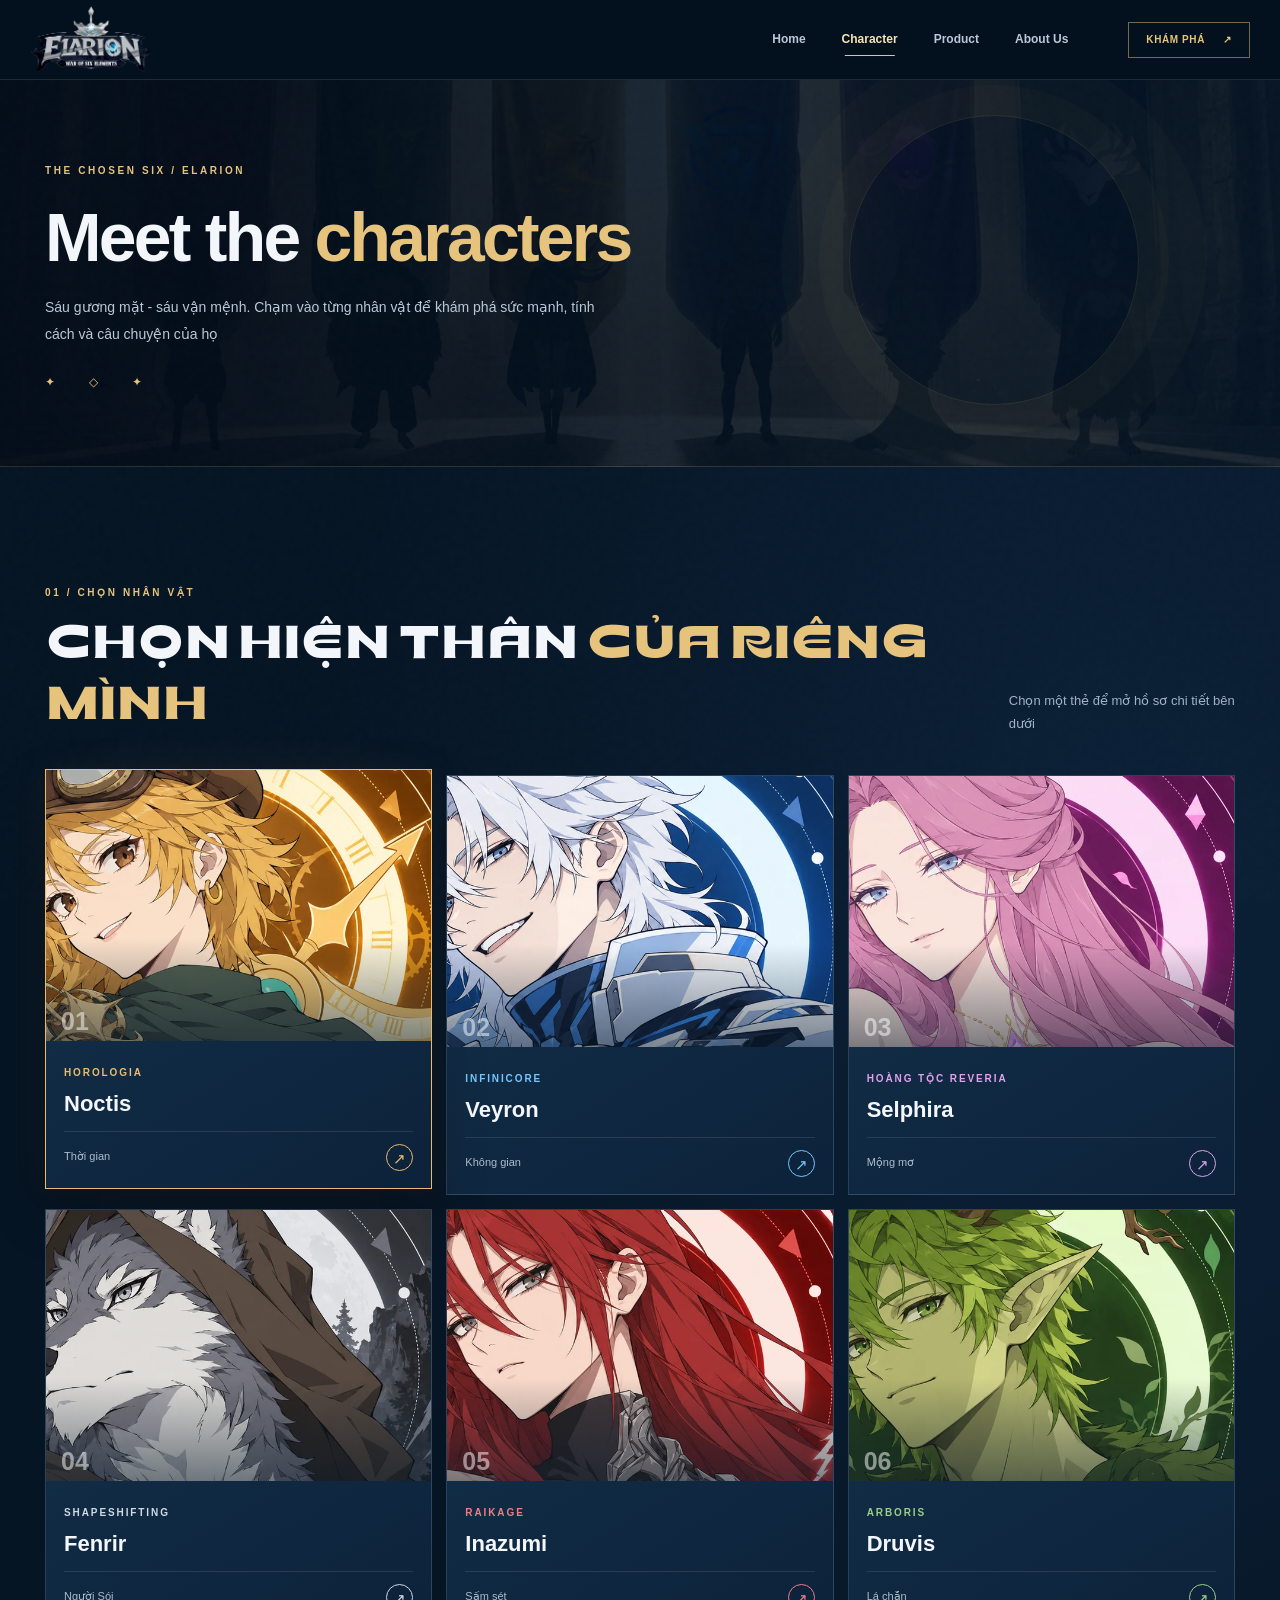
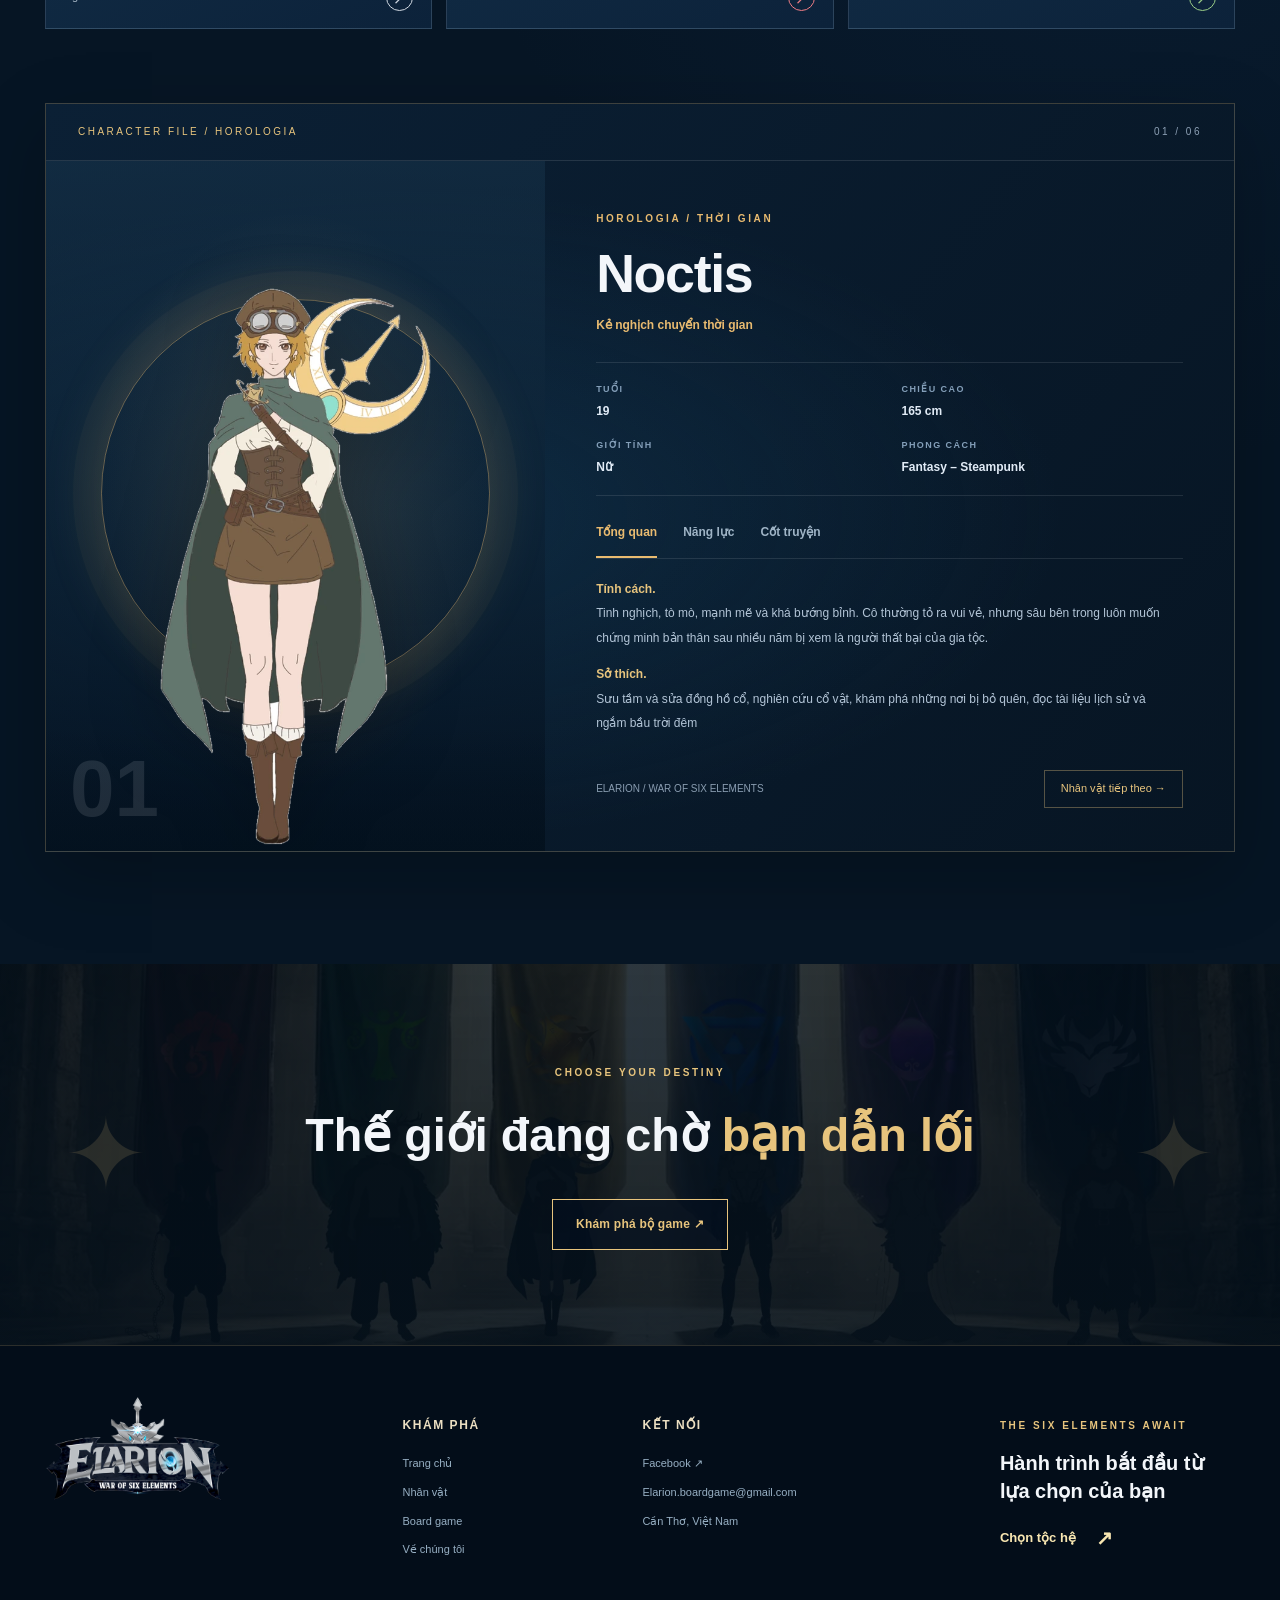
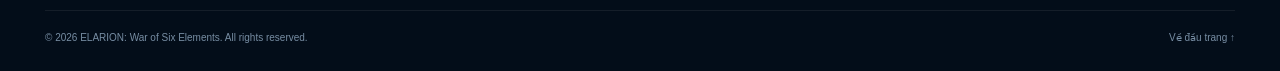
<file: character/index.html>
<!DOCTYPE html>
<html lang="vi">

<head>
    <meta charset="utf-8">
    <meta name="viewport" content="width=device-width,initial-scale=1">
    <meta name="theme-color" content="#061629">
    <meta name="description"
        content="Gặp gỡ Noctis, Veyron, Selphira, Fenrir, Inazumi và Druvis — sáu nhân vật trong boardgame ELARION.">
    <title>Character | ELARION: War of Six Elements</title>
    <link rel="icon" href="../assets/images/elarion-logo-original.png" type="image/png">
    <link rel="stylesheet" href="../assets/css/style.css">
    <script defer src="../assets/js/app.js"></script>
    <script defer src="../assets/js/characters.js"></script>
    <script defer src="../assets/js/character-page.js"></script>
</head>

<body class="page-character"><a class="skip-link" href="#main-content">Bỏ qua menu</a>
    <header class="site-header" id="top">
        <div class="nav-inner container-wide">
            <a class="brand" href="../" aria-label="ELARION - Trang chủ"><img
                    src="../assets/images/elarion-logo-original.png" alt="Logo ELARION: War of Six Elements" width="2048"
                    height="1179"></a>
            <nav class="desktop-nav" aria-label="Điều hướng chính"><a class="nav-link " href="../">Home</a><a
                    class="nav-link is-active" href="../character/" aria-current="page">Character</a><a
                    class="nav-link " href="../product/">Product</a><a class="nav-link " href="../about/">About Us</a>
            </nav>
            <a class="nav-cta" href="../character/">Khám phá <span aria-hidden="true">↗</span></a>
            <button class="menu-toggle" type="button" aria-label="Mở menu" aria-expanded="false"
                aria-controls="mobile-navigation"><span></span><span></span><span></span></button>
        </div>
        <nav class="mobile-nav" id="mobile-navigation" aria-label="Điều hướng điện thoại"><a class="nav-link "
                href="../">Home</a><a class="nav-link is-active" href="../character/"
                aria-current="page">Character</a><a class="nav-link " href="../product/">Product</a><a
                class="nav-link " href="../about/">About Us</a><a class="mobile-cta" href="../character/">Khám phá thế
                giới →</a></nav>
    </header>
    <main id="main-content">
        <section class="interior-hero character-interior reveal">
            <div class="container"><span class="kicker">THE CHOSEN SIX / ELARION</span>
                <h1 class="interior-title">Meet the <em>characters</em></h1>
                <p>Sáu gương mặt - sáu vận mệnh. Chạm vào từng nhân vật để khám phá sức mạnh, tính cách và câu chuyện
                    của
                    họ</p>
                <div class="hero-ornament" aria-hidden="true">✦ &nbsp; ◇ &nbsp; ✦</div>
            </div>
        </section>
        <section class="section character-browser reveal" id="roster">
            <div class="container">
                <div class="section-header compact">
                    <div><span class="kicker">01 / CHỌN NHÂN VẬT</span>
                        <h2 class="section-title">CHỌN HIỆN THÂN <em>CỦA RIÊNG MÌNH</em></h2>
                    </div>
                    <p>Chọn một thẻ để mở hồ sơ chi tiết bên dưới</p>
                </div>
                <div class="character-grid roster-grid"><button class="character-card" style="--char-accent:#e9bb70"
                        type="button" data-character="noctis" aria-pressed="false">
                        <div class="character-art"><img src="../assets/images/noctis-portrait.webp" alt="Chân dung Noctis"
                                loading="lazy" width="650" height="790"><span class="character-index">01</span></div>
                        <div class="character-card-body"><span class="small-overline">Horologia</span>
                            <h3>Noctis</h3>
                            <div class="card-meta"><span>Thời gian</span><span class="circle-arrow"
                                    aria-hidden="true">↗</span></div>
                        </div>
                    </button><button class="character-card" style="--char-accent:#74c7ff" type="button"
                        data-character="veyron" aria-pressed="false">
                        <div class="character-art"><img src="../assets/images/veyron-portrait.webp" alt="Chân dung Veyron"
                                loading="lazy" width="650" height="790"><span class="character-index">02</span></div>
                        <div class="character-card-body"><span class="small-overline">Infinicore</span>
                            <h3>Veyron</h3>
                            <div class="card-meta"><span>Không gian</span><span class="circle-arrow"
                                    aria-hidden="true">↗</span></div>
                        </div>
                    </button><button class="character-card" style="--char-accent:#e0a1ed" type="button"
                        data-character="selphira" aria-pressed="false">
                        <div class="character-art"><img src="../assets/images/selphira-portrait.webp"
                                alt="Chân dung Selphira" loading="lazy" width="650" height="790"><span
                                class="character-index">03</span></div>
                        <div class="character-card-body"><span class="small-overline">Hoàng tộc Reveria</span>
                            <h3>Selphira</h3>
                            <div class="card-meta"><span>Mộng mơ</span><span class="circle-arrow"
                                    aria-hidden="true">↗</span></div>
                        </div>
                    </button><button class="character-card" style="--char-accent:#d1d9e2" type="button"
                        data-character="fenrir" aria-pressed="false">
                        <div class="character-art"><img src="../assets/images/fenrir-portrait.webp" alt="Chân dung Fenrir"
                                loading="lazy" width="650" height="790"><span class="character-index">04</span></div>
                        <div class="character-card-body"><span class="small-overline">Shapeshifting</span>
                            <h3>Fenrir</h3>
                            <div class="card-meta"><span>Người Sói</span><span class="circle-arrow"
                                    aria-hidden="true">↗</span></div>
                        </div>
                    </button><button class="character-card" style="--char-accent:#ef7d85" type="button"
                        data-character="inazumi" aria-pressed="false">
                        <div class="character-art"><img src="../assets/images/inazumi-portrait.webp"
                                alt="Chân dung Inazumi" loading="lazy" width="650" height="790"><span
                                class="character-index">05</span></div>
                        <div class="character-card-body"><span class="small-overline">Raikage</span>
                            <h3>Inazumi</h3>
                            <div class="card-meta"><span>Sấm sét</span><span class="circle-arrow"
                                    aria-hidden="true">↗</span></div>
                        </div>
                    </button><button class="character-card" style="--char-accent:#9bcf88" type="button"
                        data-character="druvis" aria-pressed="false">
                        <div class="character-art"><img src="../assets/images/druvis-portrait.webp" alt="Chân dung Druvis"
                                loading="lazy" width="650" height="790"><span class="character-index">06</span></div>
                        <div class="character-card-body"><span class="small-overline">Arboris</span>
                            <h3>Druvis</h3>
                            <div class="card-meta"><span>Lá chắn</span><span class="circle-arrow"
                                    aria-hidden="true">↗</span></div>
                        </div>
                    </button></div>
                <div id="profile" class="profile-shell" aria-live="polite" aria-label="Hồ sơ nhân vật">
                    <div class="profile-placeholder">Đang tải hồ sơ nhân vật...</div>
                </div>
            </div>
        </section>
        <section class="section closing-banner reveal">
            <div class="container closing-content"><span class="kicker">CHOOSE YOUR DESTINY</span>
                <h2>Thế giới đang chờ <em>bạn dẫn lối</em></h2><a href="../product/" class="btn btn-ghost-gold">Khám
                    phá bộ game ↗</a>
            </div>
        </section>
    </main>
    <footer class="footer" id="contact">
        <div class="container footer-main">
            <div class="footer-brand"><a href="../"><img src="../assets/images/elarion-logo-original.png"
                        alt="Logo ELARION" width="2048" height="1179" loading="lazy"></a>

            </div>
            <div class="footer-links">
                <h3>Khám phá</h3><a href="../">Trang chủ</a><a href="../character/">Nhân vật</a><a
                    href="../product/">Board game</a><a href="../about/">Về chúng tôi</a>
            </div>
            <div class="footer-links">
                <h3>Kết nối</h3><a href="https://www.facebook.com/Elarionboardgame" target="_blank"
                    rel="noopener noreferrer">Facebook ↗</a><a
                    href="mailto:Elarion.boardgame@gmail.com">Elarion.boardgame@gmail.com</a><span>Cần Thơ, Việt
                    Nam</span>
            </div>
            <div class="footer-motto"><span class="mini-kicker">THE SIX ELEMENTS AWAIT</span><strong>Hành trình bắt đầu
                    từ lựa chọn của bạn</strong><a href="../character/" class="text-arrow">Chọn tộc hệ
                    <span>↗</span></a></div>
        </div>
        <div class="container footer-bottom"><span>© 2026 ELARION: War of Six Elements. All rights reserved.</span><a
                href="#top">Về đầu trang ↑</a></div>
    </footer>
</body>

</html>
</file>
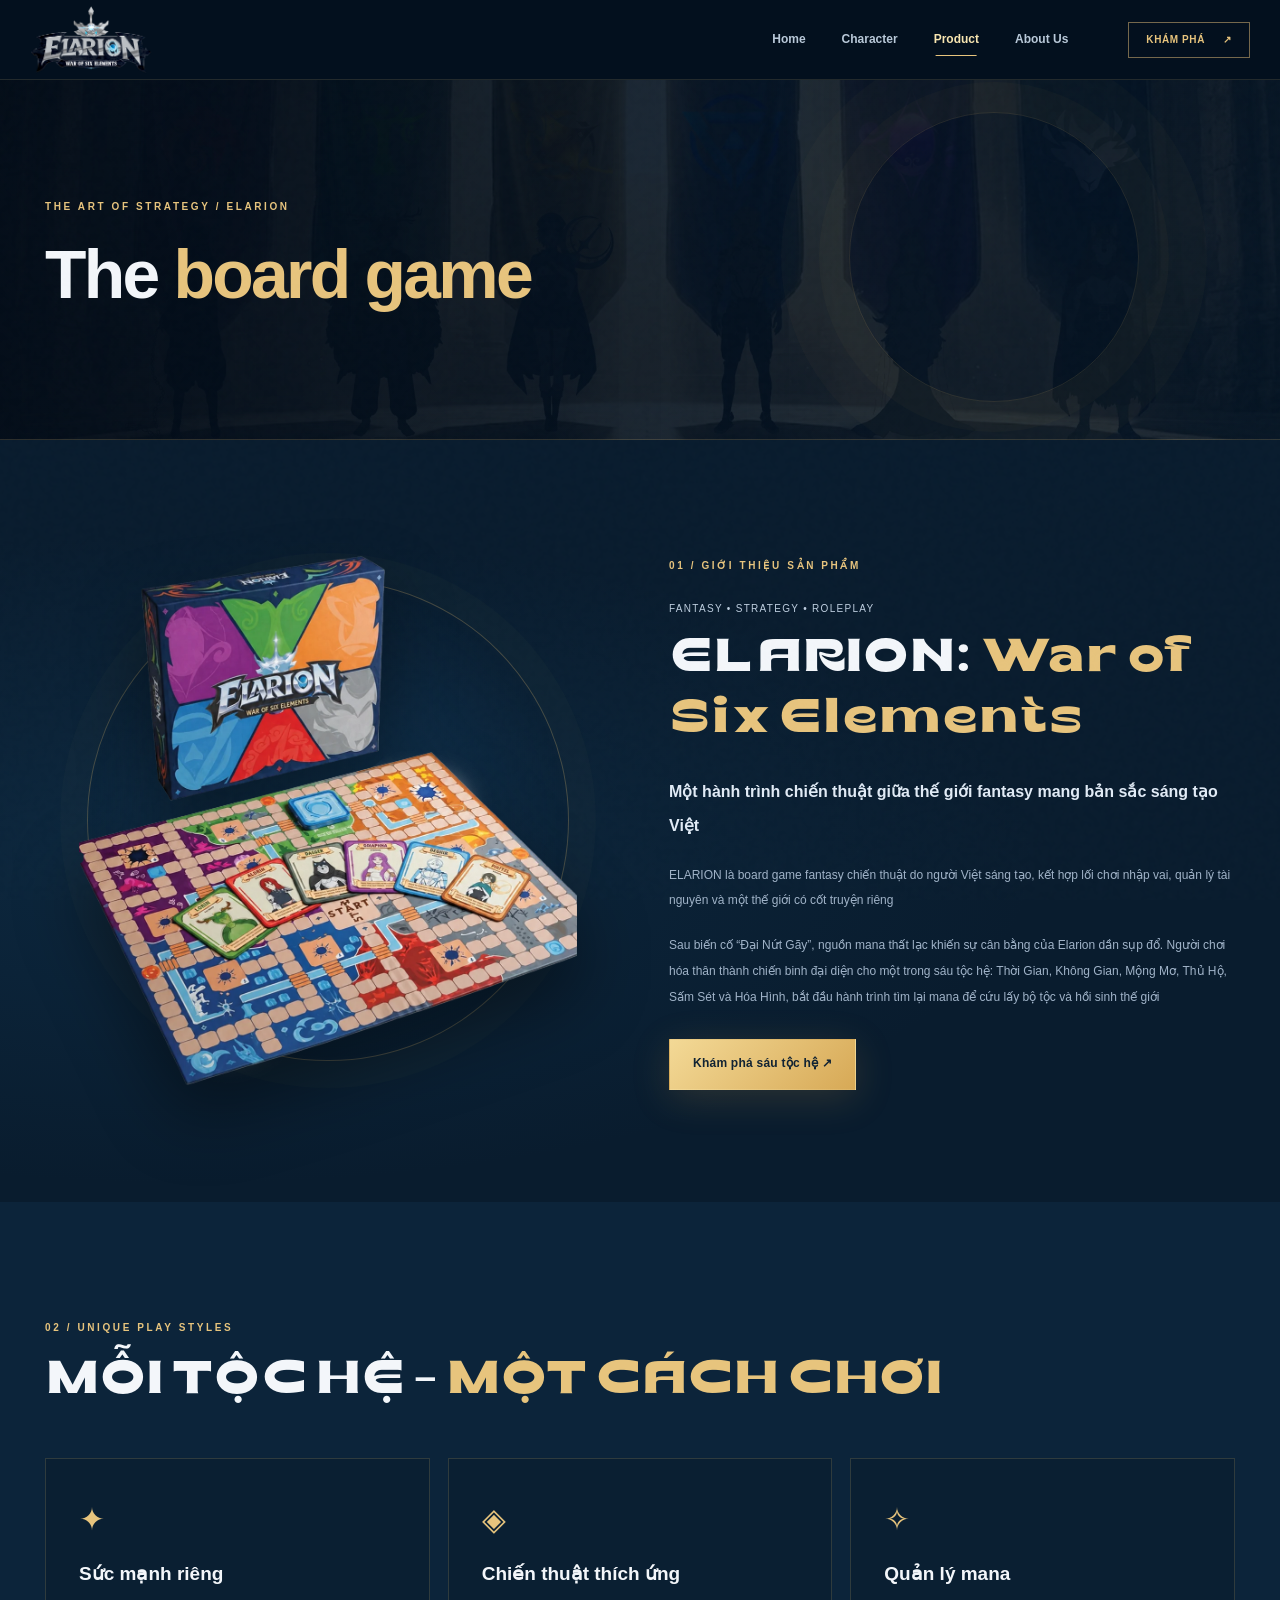
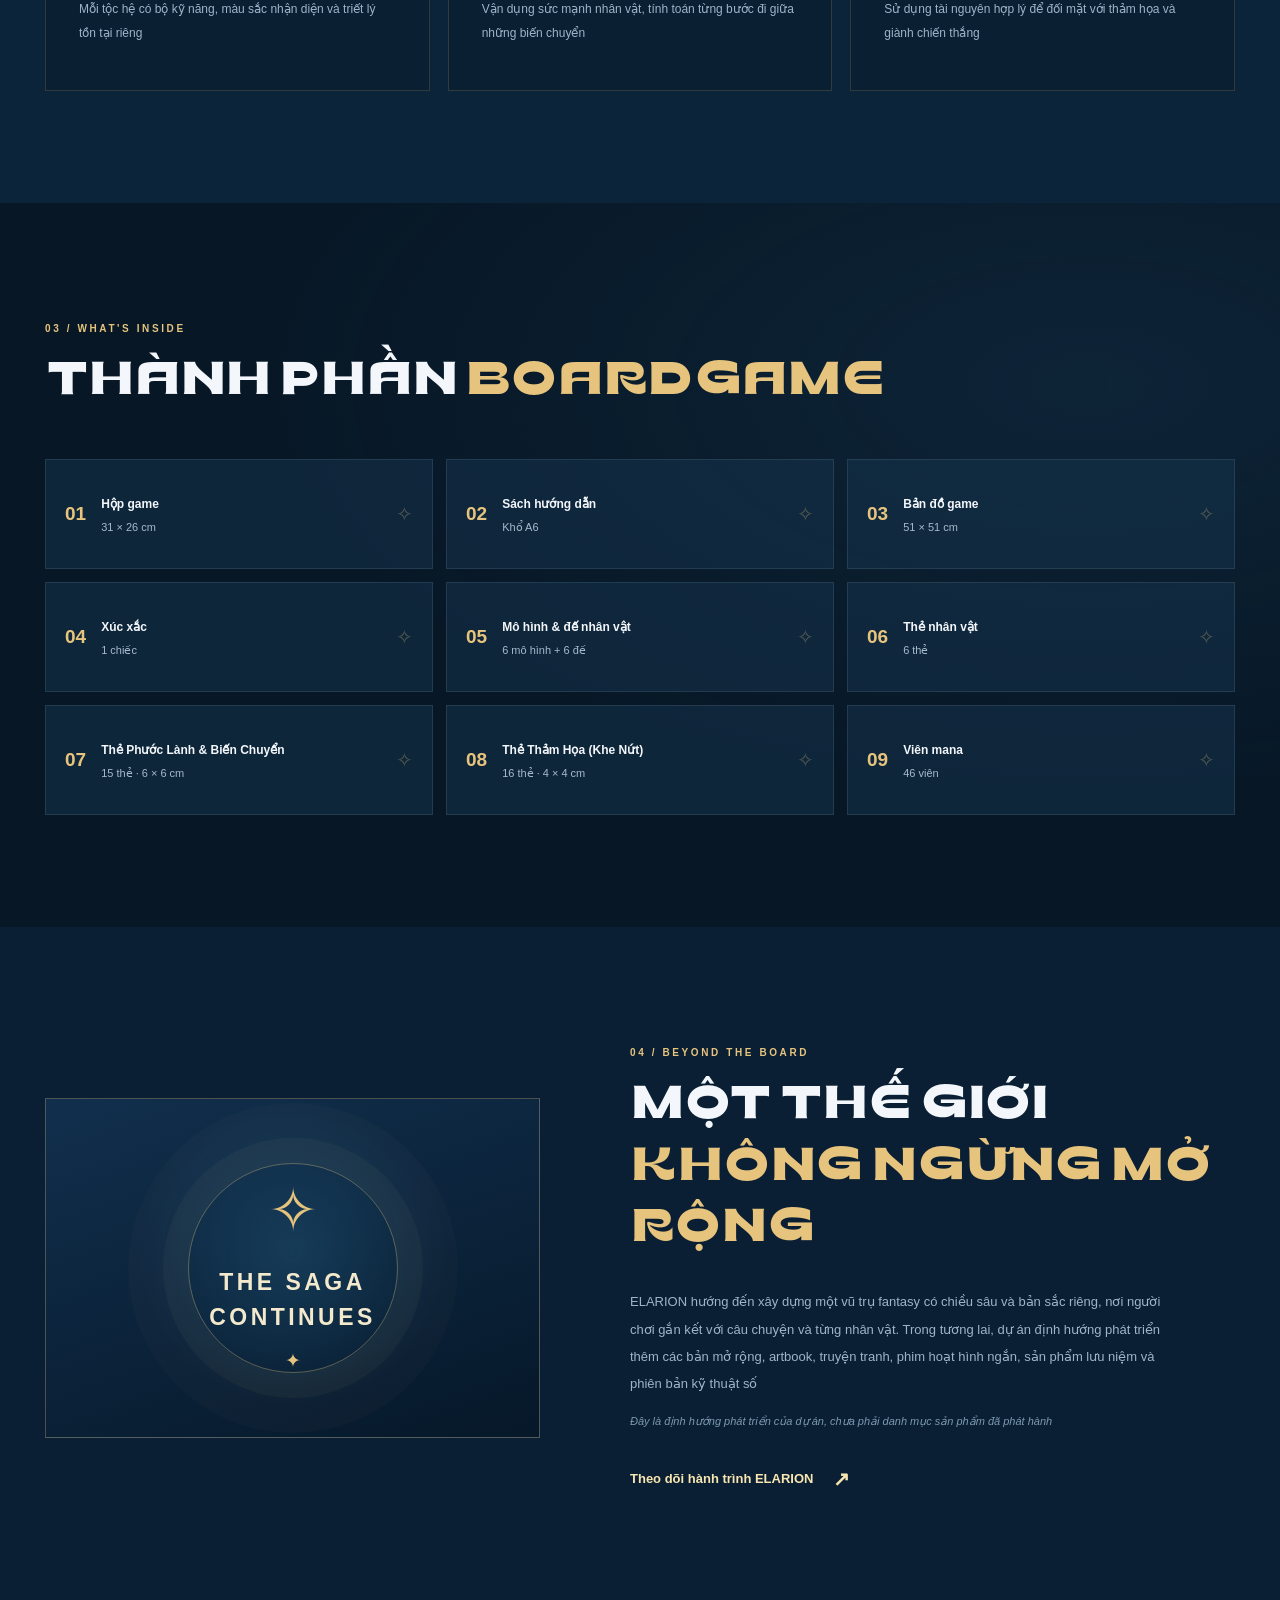
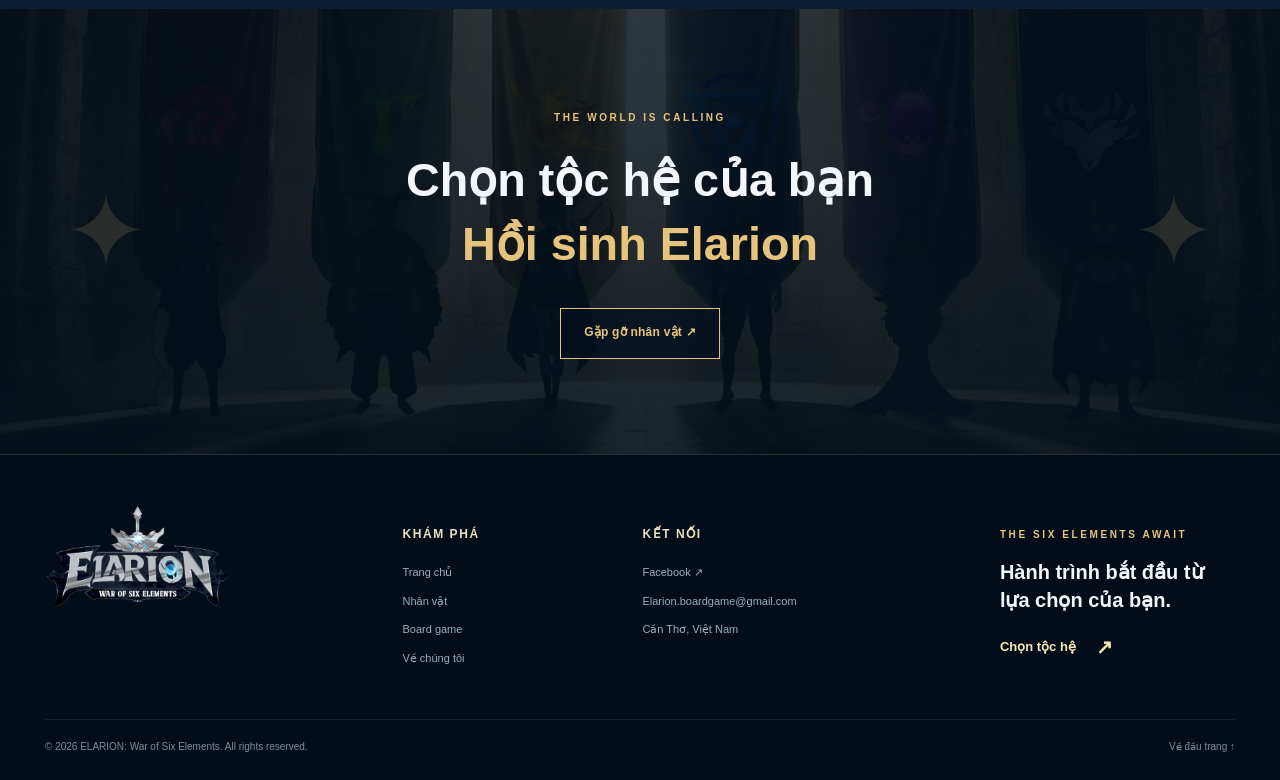
<file: product/index.html>
<!DOCTYPE html>
<html lang="vi">

<head>
    <meta charset="utf-8">
    <meta name="viewport" content="width=device-width,initial-scale=1">
    <meta name="theme-color" content="#061629">
    <meta name="description"
        content="Khám phá hộp game ELARION, các tộc hệ, thành phần và thế giới fantasy chiến thuật.">
    <title>Product | ELARION: War of Six Elements</title>
    <link rel="icon" href="../assets/images/elarion-logo-original.png" type="image/png">
    <link rel="stylesheet" href="../assets/css/style.css">
    <script defer src="../assets/js/app.js"></script>
</head>

<body class="page-product"><a class="skip-link" href="#main-content">Bỏ qua menu</a>
    <header class="site-header" id="top">
        <div class="nav-inner container-wide">
            <a class="brand" href="../" aria-label="ELARION - Trang chủ"><img
                    src="../assets/images/elarion-logo-original.png" alt="Logo ELARION: War of Six Elements" width="2048"
                    height="1179"></a>
            <nav class="desktop-nav" aria-label="Điều hướng chính"><a class="nav-link " href="../">Home</a><a
                    class="nav-link " href="../character/">Character</a><a class="nav-link is-active"
                    href="../product/" aria-current="page">Product</a><a class="nav-link " href="../about/">About
                    Us</a></nav>
            <a class="nav-cta" href="../character/">Khám phá <span aria-hidden="true">↗</span></a>
            <button class="menu-toggle" type="button" aria-label="Mở menu" aria-expanded="false"
                aria-controls="mobile-navigation"><span></span><span></span><span></span></button>
        </div>
        <nav class="mobile-nav" id="mobile-navigation" aria-label="Điều hướng điện thoại"><a class="nav-link "
                href="../">Home</a><a class="nav-link " href="../character/">Character</a><a
                class="nav-link is-active" href="../product/" aria-current="page">Product</a><a class="nav-link "
                href="../about/">About Us</a><a class="mobile-cta" href="../character/">Khám phá thế giới →</a></nav>
    </header>
    <main id="main-content">
        <section class="interior-hero product-interior reveal">
            <div class="container"><span class="kicker">THE ART OF STRATEGY / ELARION</span>
                <h1 class="interior-title">The <em>board game</em></h1>
                
            </div>
        </section>
        <section class="section product-showcase reveal">
            <div class="container product-showcase-grid">
                <div class="product-showcase-art">
                    <div class="product-halo"></div><img src="../assets/images/boardgame.webp"
                        alt="Bộ board game ELARION gồm hộp, bàn chơi, mô hình và các loại thẻ" width="1100"
                        height="1173">
                </div>
                <div class="showcase-detail"><span class="kicker">01 / GIỚI THIỆU SẢN PHẨM</span>
                    <div class="product-eyebrow">FANTASY • STRATEGY • ROLEPLAY</div>
                    <h2 class="section-title">ELARION: <em>War of Six Elements</em></h2>
                    <p class="large-copy">Một hành trình chiến thuật giữa thế giới fantasy mang bản sắc sáng tạo Việt
                    </p>
                    <p>ELARION là board game fantasy chiến thuật do người Việt sáng tạo, kết hợp lối chơi nhập vai, quản
                        lý tài nguyên và một thế giới có cốt truyện riêng</p>
                    <p>Sau biến cố “Đại Nứt Gãy”, nguồn mana thất lạc khiến sự cân bằng của Elarion dần sụp đổ. Người
                        chơi hóa thân thành chiến binh đại diện cho một trong sáu tộc hệ: Thời Gian, Không Gian, Mộng
                        Mơ, Thủ Hộ, Sấm Sét và Hóa Hình, bắt đầu hành trình tìm lại mana để cứu lấy bộ tộc và hồi sinh
                        thế giới</p><a class="btn btn-gold" href="../character/">Khám phá sáu tộc hệ ↗</a>
                </div>
            </div>
        </section>
        <section class="section mechanic-section reveal">
            <div class="container">
                <div class="section-header">
                    <div><span class="kicker">02 / UNIQUE PLAY STYLES</span>
                        <h2 class="section-title">MỖI TỘC HỆ - <em>MỘT CÁCH CHƠI</em></h2>
                    </div>
                    
                </div>
                <div class="mechanic-grid">
                    <article><span>✦</span>
                        <h3>Sức mạnh riêng</h3>
                        <p>Mỗi tộc hệ có bộ kỹ năng, màu sắc nhận diện và triết lý tồn tại riêng</p>
                    </article>
                    <article><span>◈</span>
                        <h3>Chiến thuật thích ứng</h3>
                        <p>Vận dụng sức mạnh nhân vật, tính toán từng bước đi giữa những biến chuyển</p>
                    </article>
                    <article><span>✧</span>
                        <h3>Quản lý mana</h3>
                        <p>Sử dụng tài nguyên hợp lý để đối mặt với thảm họa và giành chiến thắng</p>
                    </article>
                </div>
            </div>
        </section>
        <section class="section inside-box reveal">
            <div class="container">
                <div class="section-header">
                    <div><span class="kicker">03 / WHAT'S INSIDE</span>
                        <h2 class="section-title">THÀNH PHẦN <em>BOARDGAME</em></h2>
                    </div>
                
                </div>
                <div class="box-grid">
                    <div class="box-item"><span class="box-number">01</span>
                        <div><strong>Hộp game</strong>
                            <p>31 × 26 cm</p>
                        </div><span class="box-item-sigil" aria-hidden="true">✧</span>
                    </div>
                    <div class="box-item"><span class="box-number">02</span>
                        <div><strong>Sách hướng dẫn</strong>
                            <p>Khổ A6</p>
                        </div><span class="box-item-sigil" aria-hidden="true">✧</span>
                    </div>
                    <div class="box-item"><span class="box-number">03</span>
                        <div><strong>Bản đồ game</strong>
                            <p>51 × 51 cm</p>
                        </div><span class="box-item-sigil" aria-hidden="true">✧</span>
                    </div>
                    <div class="box-item"><span class="box-number">04</span>
                        <div><strong>Xúc xắc</strong>
                            <p>1 chiếc</p>
                        </div><span class="box-item-sigil" aria-hidden="true">✧</span>
                    </div>
                    <div class="box-item"><span class="box-number">05</span>
                        <div><strong>Mô hình &amp; đế nhân vật</strong>
                            <p>6 mô hình + 6 đế</p>
                        </div><span class="box-item-sigil" aria-hidden="true">✧</span>
                    </div>
                    <div class="box-item"><span class="box-number">06</span>
                        <div><strong>Thẻ nhân vật</strong>
                            <p>6 thẻ</p>
                        </div><span class="box-item-sigil" aria-hidden="true">✧</span>
                    </div>
                    <div class="box-item"><span class="box-number">07</span>
                        <div><strong>Thẻ Phước Lành &amp; Biến Chuyển</strong>
                            <p>15 thẻ · 6 × 6 cm</p>
                        </div><span class="box-item-sigil" aria-hidden="true">✧</span>
                    </div>
                    <div class="box-item"><span class="box-number">08</span>
                        <div><strong>Thẻ Thảm Họa (Khe Nứt)</strong>
                            <p>16 thẻ · 4 × 4 cm</p>
                        </div><span class="box-item-sigil" aria-hidden="true">✧</span>
                    </div>
                    <div class="box-item"><span class="box-number">09</span>
                        <div><strong>Viên mana</strong>
                            <p>46 viên</p>
                        </div><span class="box-item-sigil" aria-hidden="true">✧</span>
                    </div>
                </div>
            </div>
        </section>
        <section class="section expanded-world reveal">
            <div class="container expanded-grid">
                <div class="expansion-art"><span class="expansion-sigil">✧</span>
                    <div class="expansion-title">THE SAGA<br>CONTINUES</div>
                    <div class="expansion-star">✦</div>
                </div>
                <div><span class="kicker">04 / BEYOND THE BOARD</span>
                    <h2 class="section-title">MỘT THẾ GIỚI <em>KHÔNG NGỪNG MỞ RỘNG</em></h2>
                    <p>ELARION hướng đến xây dựng một vũ trụ fantasy có chiều sâu và bản sắc riêng, nơi người chơi gắn
                        kết với câu chuyện và từng nhân vật. Trong tương lai, dự án định hướng phát triển thêm các bản
                        mở rộng, artbook, truyện tranh, phim hoạt hình ngắn, sản phẩm lưu niệm và phiên bản kỹ thuật số
                    </p>
                    <p class="muted-note">Đây là định hướng phát triển của dự án, chưa phải danh mục sản phẩm đã phát
                        hành</p><a href="https://www.facebook.com/Elarionboardgame" target="_blank"
                        rel="noopener noreferrer" class="text-arrow">Theo dõi hành trình ELARION <span>↗</span></a>
                </div>
            </div>
        </section>
        <section class="section closing-banner reveal">
            <div class="container closing-content"><span class="kicker">THE WORLD IS CALLING</span>
                <h2>Chọn tộc hệ của bạn<br><em>Hồi sinh Elarion</em></h2><a href="../character/"
                    class="btn btn-ghost-gold">Gặp gỡ nhân vật ↗</a>
            </div>
        </section>
    </main>
    <footer class="footer" id="contact">
        <div class="container footer-main">
            <div class="footer-brand"><a href="../"><img src="../assets/images/elarion-logo-original.png"
                        alt="Logo ELARION" width="2048" height="1179" loading="lazy"></a>
               
            </div>
            <div class="footer-links">
                <h3>Khám phá</h3><a href="../">Trang chủ</a><a href="../character/">Nhân vật</a><a
                    href="../product/">Board game</a><a href="../about/">Về chúng tôi</a>
            </div>
            <div class="footer-links">
                <h3>Kết nối</h3><a href="https://www.facebook.com/Elarionboardgame" target="_blank"
                    rel="noopener noreferrer">Facebook ↗</a><a
                    href="mailto:Elarion.boardgame@gmail.com">Elarion.boardgame@gmail.com</a><span>Cần Thơ, Việt
                    Nam</span>
            </div>
            <div class="footer-motto"><span class="mini-kicker">THE SIX ELEMENTS AWAIT</span><strong>Hành trình bắt đầu
                    từ lựa chọn của bạn.</strong><a href="../character/" class="text-arrow">Chọn tộc hệ
                    <span>↗</span></a></div>
        </div>
        <div class="container footer-bottom"><span>© 2026 ELARION: War of Six Elements. All rights reserved.</span><a
                href="#top">Về đầu trang ↑</a></div>
    </footer>
</body>

</html>
</file>
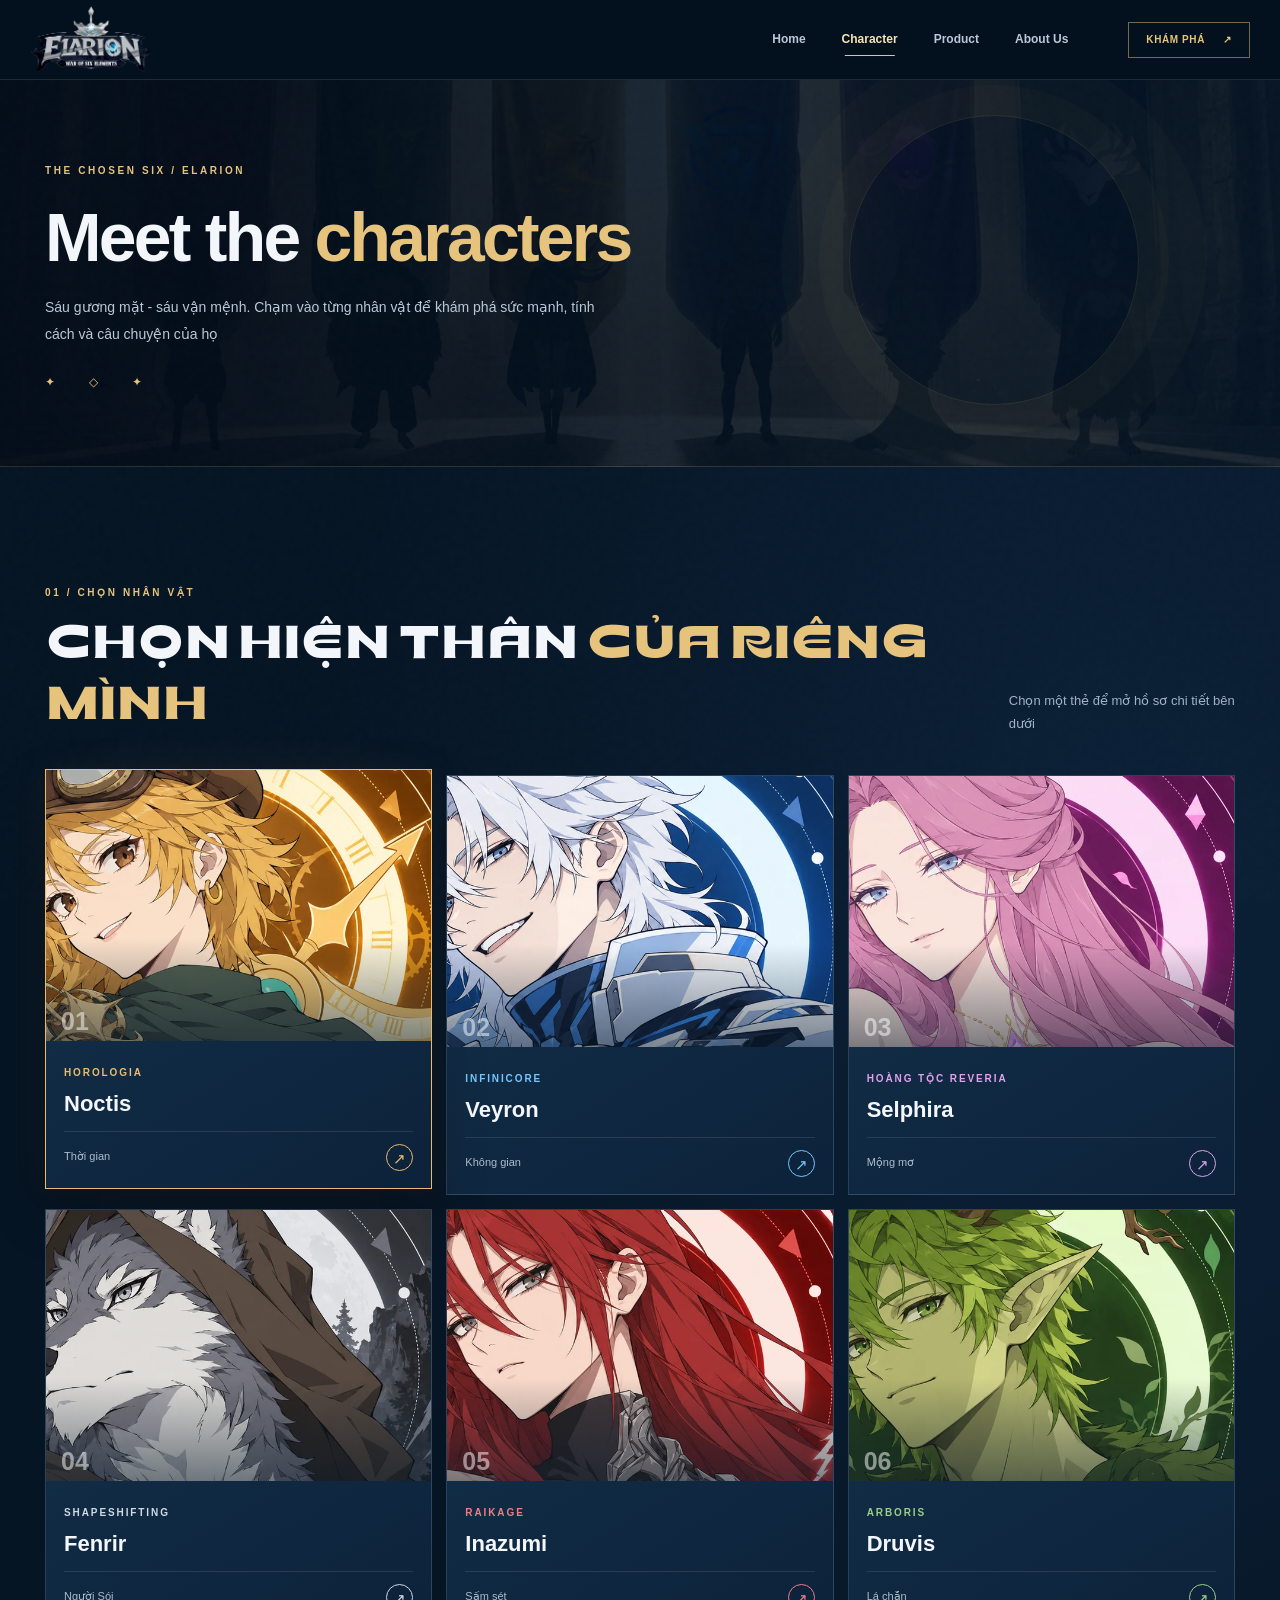
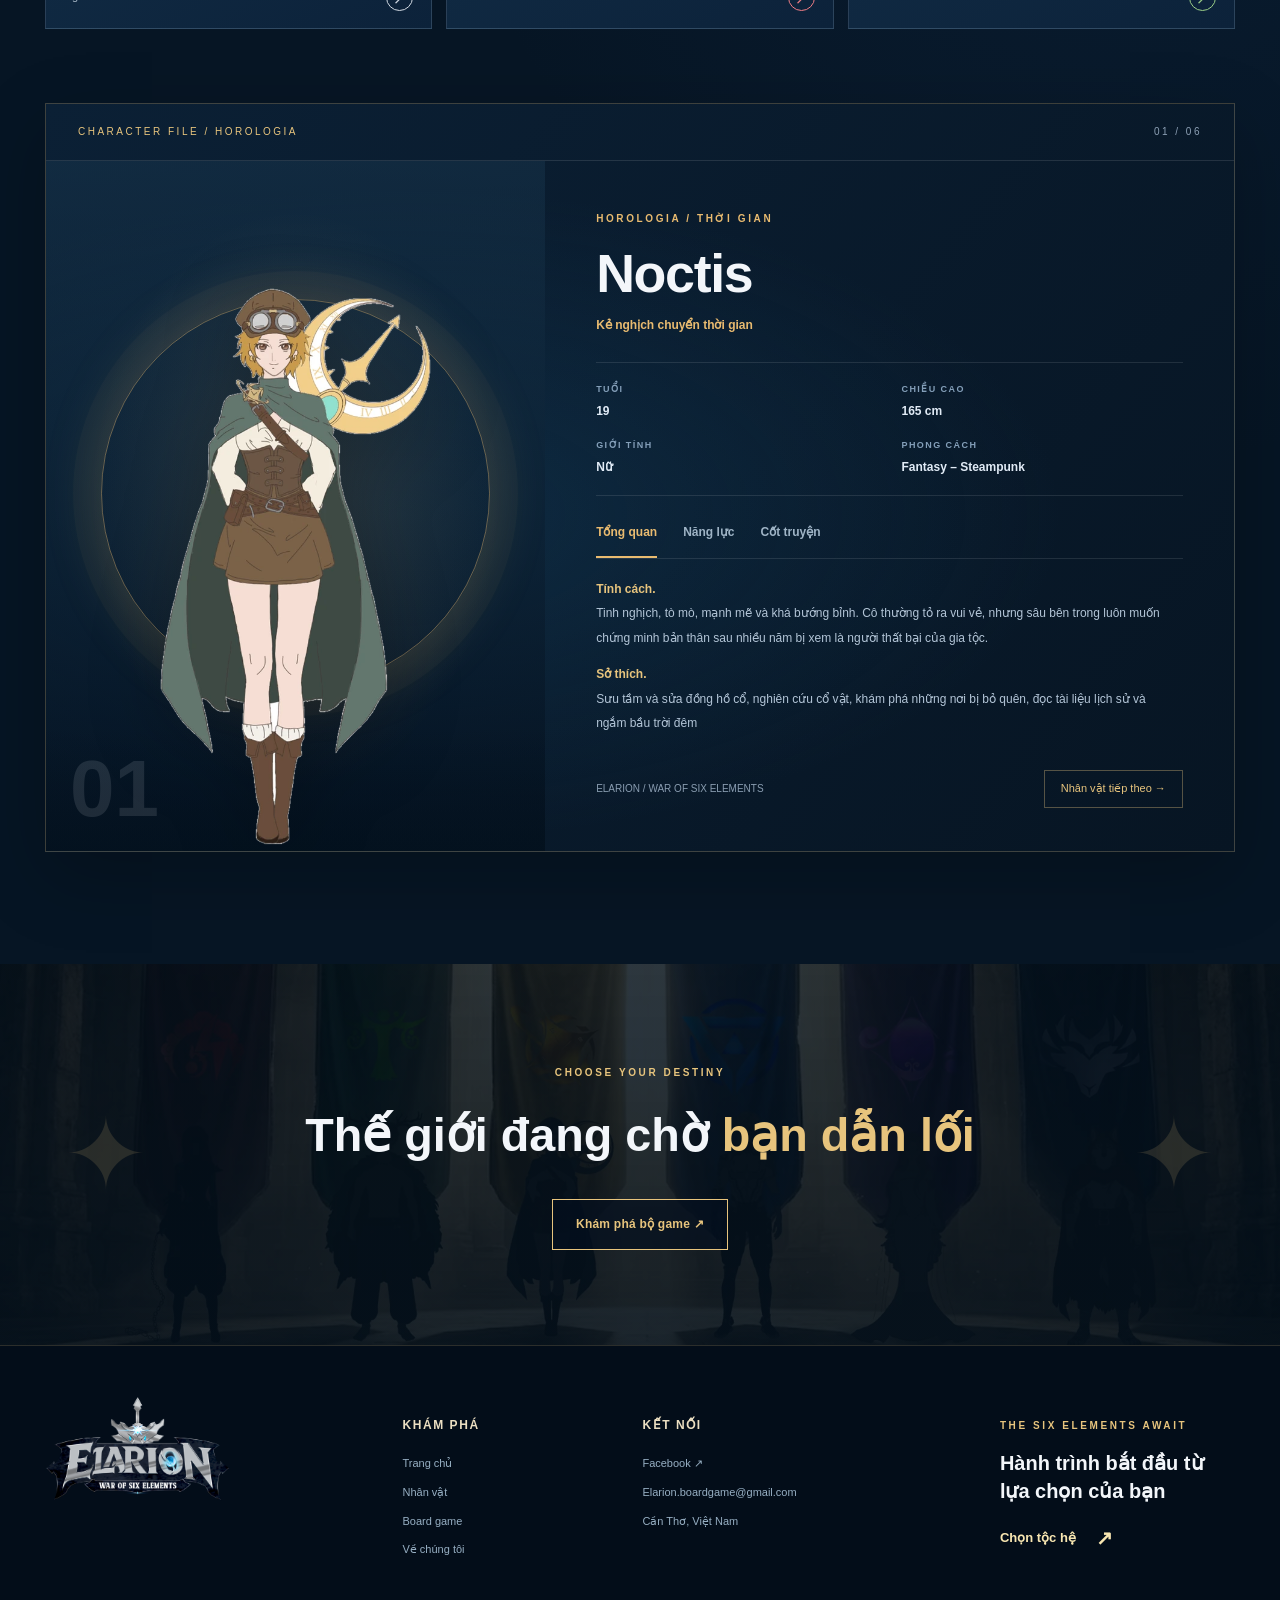
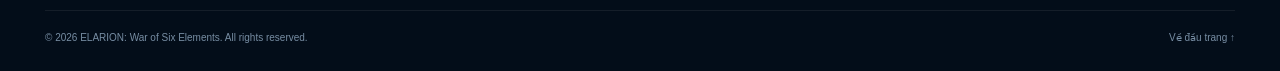
<file: character.html>
<!DOCTYPE html>
<html lang="vi">

<head>
    <meta charset="utf-8">
    <meta name="viewport" content="width=device-width,initial-scale=1">
    <meta name="theme-color" content="#061629">
    <meta name="description"
        content="Gặp gỡ Noctis, Veyron, Selphira, Fenrir, Inazumi và Druvis — sáu nhân vật trong boardgame ELARION.">
    <title>Character | ELARION: War of Six Elements</title>
    <link rel="icon" href="assets/images/elarion-logo-original.png" type="image/png">
    <link rel="stylesheet" href="assets/css/style.css">
    <script defer src="assets/js/app.js"></script>
    <script defer src="assets/js/characters.js"></script>
    <script defer src="assets/js/character-page.js"></script>
</head>

<body class="page-character"><a class="skip-link" href="#main-content">Bỏ qua menu</a>
    <header class="site-header" id="top">
        <div class="nav-inner container-wide">
            <a class="brand" href="elarion.html" aria-label="ELARION - Trang chủ"><img
                    src="assets/images/elarion-logo-original.png" alt="Logo ELARION: War of Six Elements" width="2048"
                    height="1179"></a>
            <nav class="desktop-nav" aria-label="Điều hướng chính"><a class="nav-link " href="elarion.html">Home</a><a
                    class="nav-link is-active" href="character.html" aria-current="page">Character</a><a
                    class="nav-link " href="product.html">Product</a><a class="nav-link " href="about.html">About Us</a>
            </nav>
            <a class="nav-cta" href="character.html">Khám phá <span aria-hidden="true">↗</span></a>
            <button class="menu-toggle" type="button" aria-label="Mở menu" aria-expanded="false"
                aria-controls="mobile-navigation"><span></span><span></span><span></span></button>
        </div>
        <nav class="mobile-nav" id="mobile-navigation" aria-label="Điều hướng điện thoại"><a class="nav-link "
                href="elarion.html">Home</a><a class="nav-link is-active" href="character.html"
                aria-current="page">Character</a><a class="nav-link " href="product.html">Product</a><a
                class="nav-link " href="about.html">About Us</a><a class="mobile-cta" href="character.html">Khám phá thế
                giới →</a></nav>
    </header>
    <main id="main-content">
        <section class="interior-hero character-interior">
            <div class="container"><span class="kicker">THE CHOSEN SIX / ELARION</span>
                <h1 class="interior-title">Meet the <em>characters</em></h1>
                <p>Sáu gương mặt - sáu vận mệnh. Chạm vào từng nhân vật để khám phá sức mạnh, tính cách và câu chuyện
                    của
                    họ</p>
                <div class="hero-ornament" aria-hidden="true">✦ &nbsp; ◇ &nbsp; ✦</div>
            </div>
        </section>
        <section class="section character-browser" id="roster">
            <div class="container">
                <div class="section-header compact">
                    <div><span class="kicker">01 / CHỌN NHÂN VẬT</span>
                        <h2 class="section-title">CHỌN HIỆN THÂN <em>CỦA RIÊNG MÌNH</em></h2>
                    </div>
                    <p>Chọn một thẻ để mở hồ sơ chi tiết bên dưới</p>
                </div>
                <div class="character-grid roster-grid"><button class="character-card" style="--char-accent:#e9bb70"
                        type="button" data-character="noctis" aria-pressed="false">
                        <div class="character-art"><img src="assets/images/noctis-portrait.webp" alt="Chân dung Noctis"
                                loading="lazy" width="650" height="790"><span class="character-index">01</span></div>
                        <div class="character-card-body"><span class="small-overline">Horologia</span>
                            <h3>Noctis</h3>
                            <div class="card-meta"><span>Thời gian</span><span class="circle-arrow"
                                    aria-hidden="true">↗</span></div>
                        </div>
                    </button><button class="character-card" style="--char-accent:#74c7ff" type="button"
                        data-character="veyron" aria-pressed="false">
                        <div class="character-art"><img src="assets/images/veyron-portrait.webp" alt="Chân dung Veyron"
                                loading="lazy" width="650" height="790"><span class="character-index">02</span></div>
                        <div class="character-card-body"><span class="small-overline">Infinicore</span>
                            <h3>Veyron</h3>
                            <div class="card-meta"><span>Không gian</span><span class="circle-arrow"
                                    aria-hidden="true">↗</span></div>
                        </div>
                    </button><button class="character-card" style="--char-accent:#e0a1ed" type="button"
                        data-character="selphira" aria-pressed="false">
                        <div class="character-art"><img src="assets/images/selphira-portrait.webp"
                                alt="Chân dung Selphira" loading="lazy" width="650" height="790"><span
                                class="character-index">03</span></div>
                        <div class="character-card-body"><span class="small-overline">Hoàng tộc Reveria</span>
                            <h3>Selphira</h3>
                            <div class="card-meta"><span>Mộng mơ</span><span class="circle-arrow"
                                    aria-hidden="true">↗</span></div>
                        </div>
                    </button><button class="character-card" style="--char-accent:#d1d9e2" type="button"
                        data-character="fenrir" aria-pressed="false">
                        <div class="character-art"><img src="assets/images/fenrir-portrait.webp" alt="Chân dung Fenrir"
                                loading="lazy" width="650" height="790"><span class="character-index">04</span></div>
                        <div class="character-card-body"><span class="small-overline">Shapeshifting</span>
                            <h3>Fenrir</h3>
                            <div class="card-meta"><span>Người Sói</span><span class="circle-arrow"
                                    aria-hidden="true">↗</span></div>
                        </div>
                    </button><button class="character-card" style="--char-accent:#ef7d85" type="button"
                        data-character="inazumi" aria-pressed="false">
                        <div class="character-art"><img src="assets/images/inazumi-portrait.webp"
                                alt="Chân dung Inazumi" loading="lazy" width="650" height="790"><span
                                class="character-index">05</span></div>
                        <div class="character-card-body"><span class="small-overline">Raikage</span>
                            <h3>Inazumi</h3>
                            <div class="card-meta"><span>Sấm sét</span><span class="circle-arrow"
                                    aria-hidden="true">↗</span></div>
                        </div>
                    </button><button class="character-card" style="--char-accent:#9bcf88" type="button"
                        data-character="druvis" aria-pressed="false">
                        <div class="character-art"><img src="assets/images/druvis-portrait.webp" alt="Chân dung Druvis"
                                loading="lazy" width="650" height="790"><span class="character-index">06</span></div>
                        <div class="character-card-body"><span class="small-overline">Arboris</span>
                            <h3>Druvis</h3>
                            <div class="card-meta"><span>Lá chắn</span><span class="circle-arrow"
                                    aria-hidden="true">↗</span></div>
                        </div>
                    </button></div>
                <div id="profile" class="profile-shell" aria-live="polite" aria-label="Hồ sơ nhân vật">
                    <div class="profile-placeholder">Đang tải hồ sơ nhân vật...</div>
                </div>
            </div>
        </section>
        <section class="section closing-banner">
            <div class="container closing-content"><span class="kicker">CHOOSE YOUR DESTINY</span>
                <h2>Thế giới đang chờ <em>bạn dẫn lối</em></h2><a href="product.html" class="btn btn-ghost-gold">Khám
                    phá bộ game ↗</a>
            </div>
        </section>
    </main>
    <footer class="footer" id="contact">
        <div class="container footer-main">
            <div class="footer-brand"><a href="elarion.html"><img src="assets/images/elarion-logo-original.png"
                        alt="Logo ELARION" width="2048" height="1179" loading="lazy"></a>

            </div>
            <div class="footer-links">
                <h3>Khám phá</h3><a href="elarion.html">Trang chủ</a><a href="character.html">Nhân vật</a><a
                    href="product.html">Board game</a><a href="about.html">Về chúng tôi</a>
            </div>
            <div class="footer-links">
                <h3>Kết nối</h3><a href="https://www.facebook.com/Elarionboardgame" target="_blank"
                    rel="noopener noreferrer">Facebook ↗</a><a
                    href="mailto:Elarion.boardgame@gmail.com">Elarion.boardgame@gmail.com</a><span>Cần Thơ, Việt
                    Nam</span>
            </div>
            <div class="footer-motto"><span class="mini-kicker">THE SIX ELEMENTS AWAIT</span><strong>Hành trình bắt đầu
                    từ lựa chọn của bạn</strong><a href="character.html" class="text-arrow">Chọn tộc hệ
                    <span>↗</span></a></div>
        </div>
        <div class="container footer-bottom"><span>© 2026 ELARION: War of Six Elements. All rights reserved.</span><a
                href="#top">Về đầu trang ↑</a></div>
    </footer>
</body>

</html>
</file>
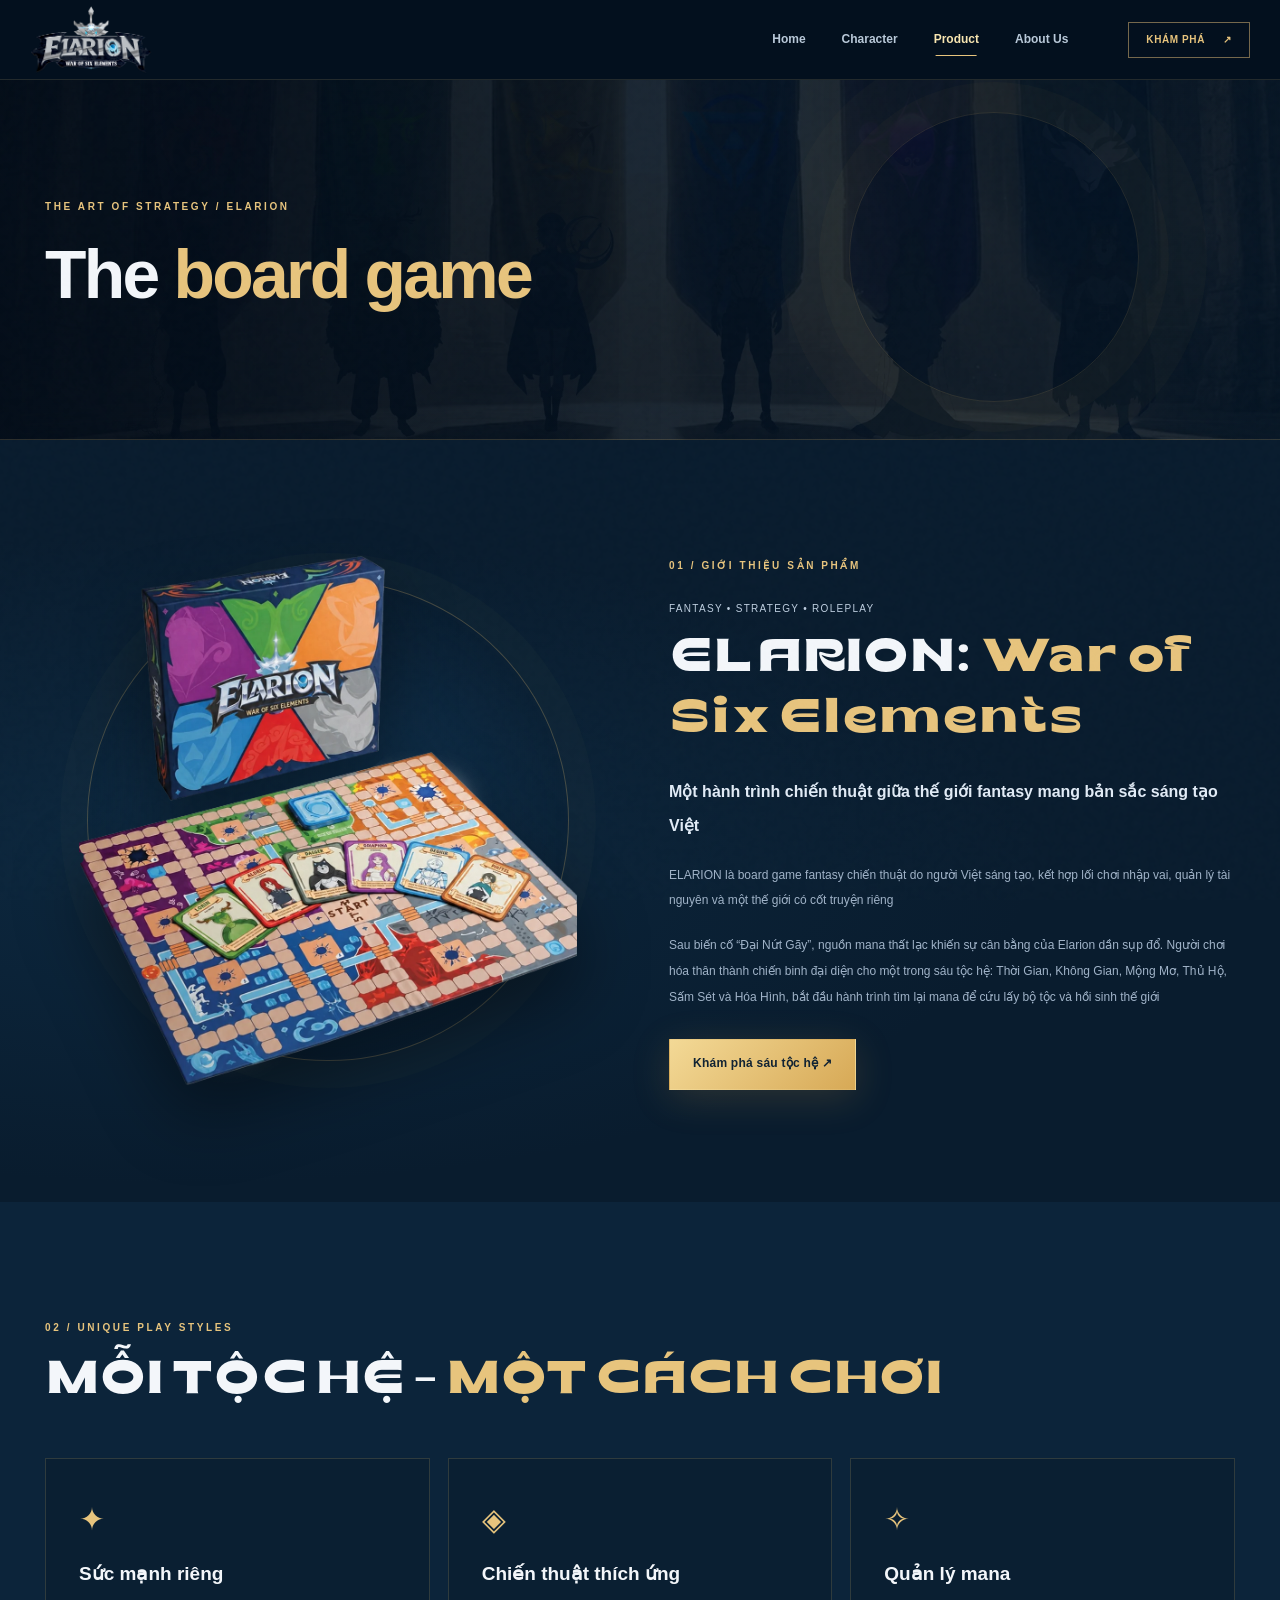
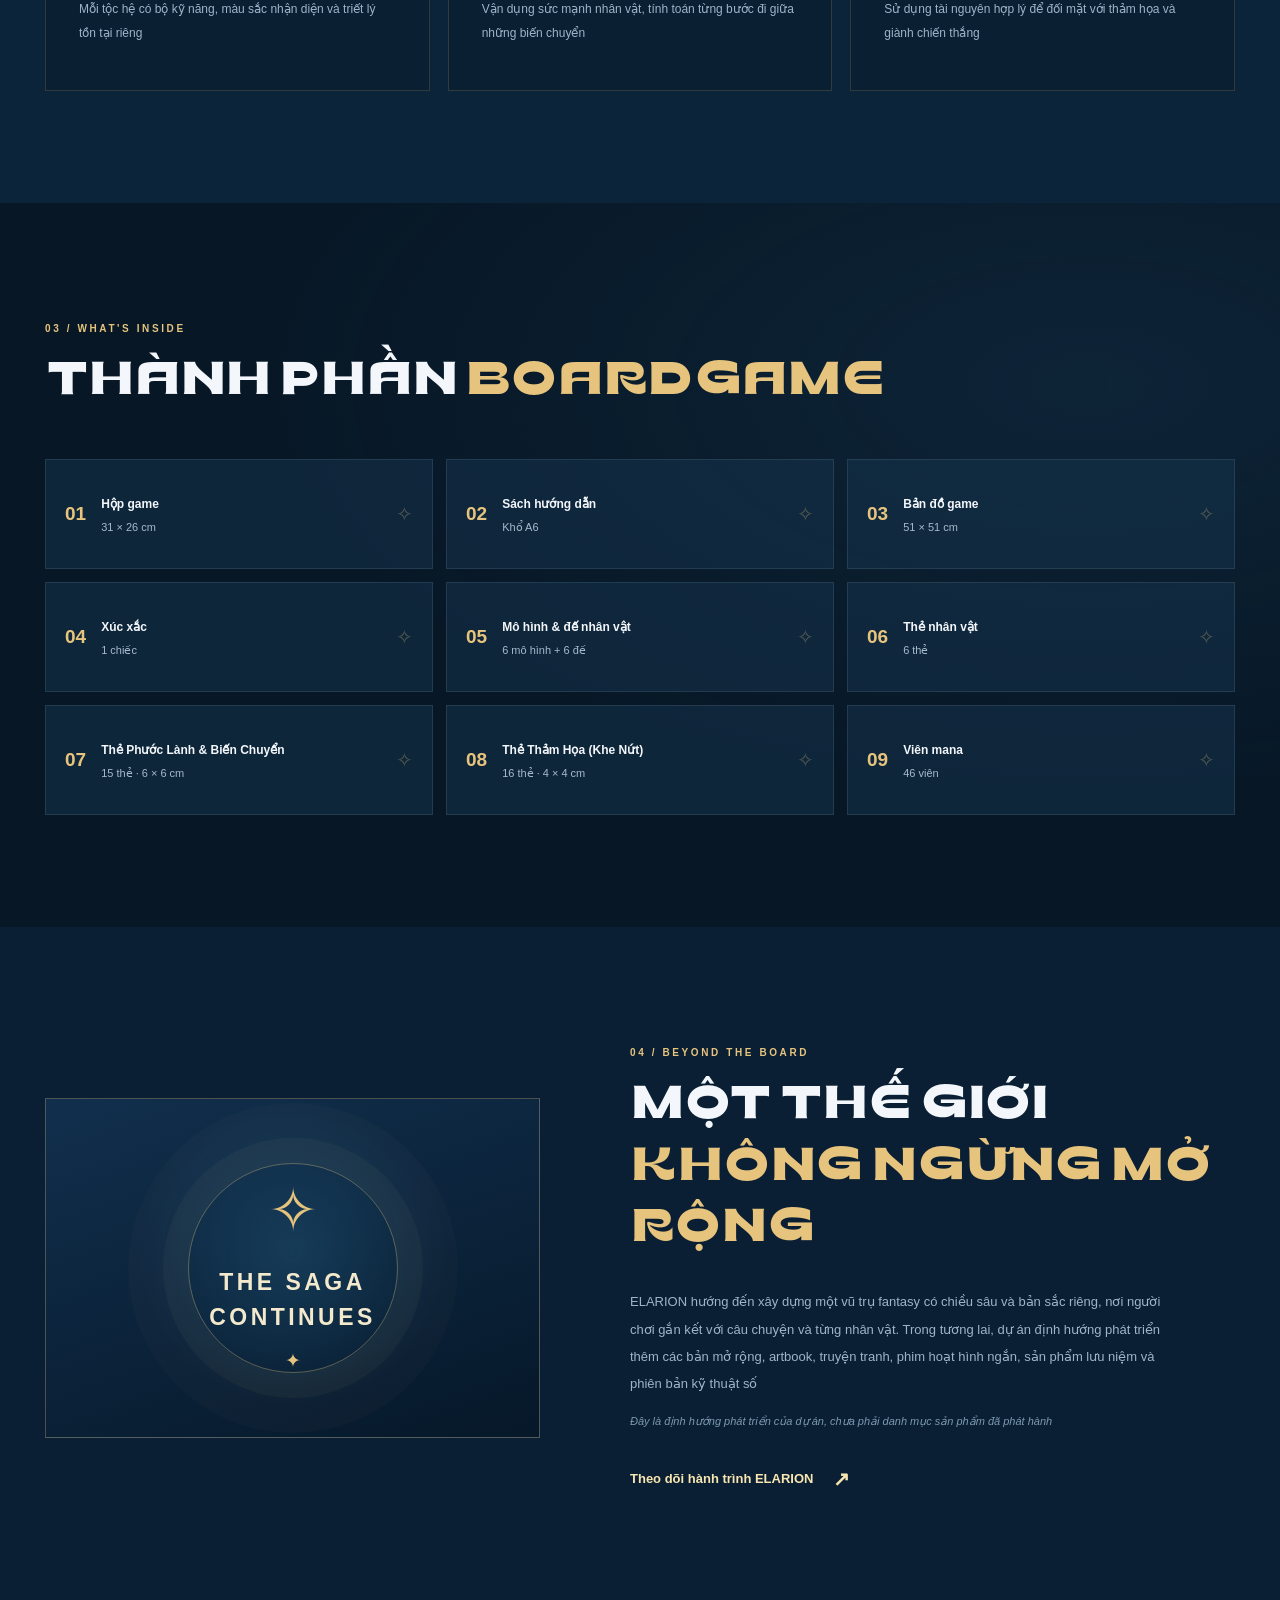
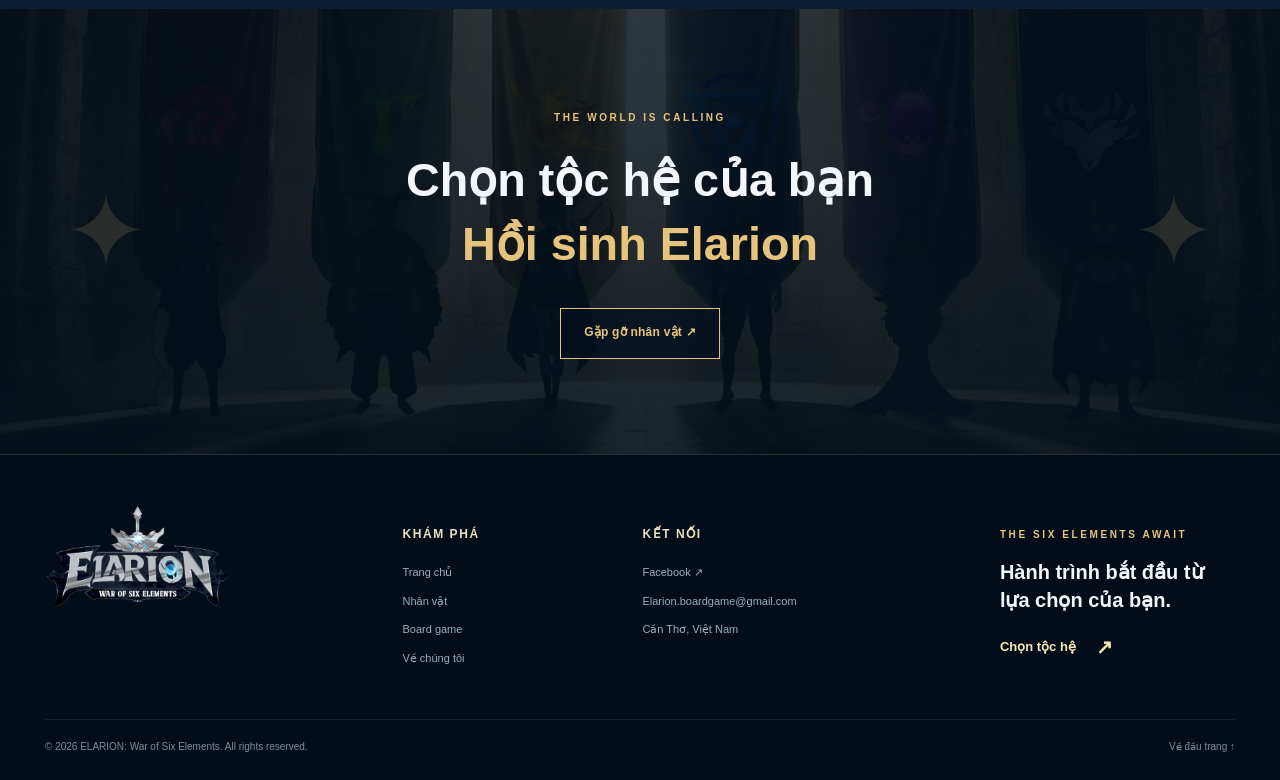
<file: product.html>
<!DOCTYPE html>
<html lang="vi">

<head>
    <meta charset="utf-8">
    <meta name="viewport" content="width=device-width,initial-scale=1">
    <meta name="theme-color" content="#061629">
    <meta name="description"
        content="Khám phá hộp game ELARION, các tộc hệ, thành phần và thế giới fantasy chiến thuật.">
    <title>Product | ELARION: War of Six Elements</title>
    <link rel="icon" href="assets/images/elarion-logo-original.png" type="image/png">
    <link rel="stylesheet" href="assets/css/style.css">
    <script defer src="assets/js/app.js"></script>
</head>

<body class="page-product"><a class="skip-link" href="#main-content">Bỏ qua menu</a>
    <header class="site-header" id="top">
        <div class="nav-inner container-wide">
            <a class="brand" href="elarion.html" aria-label="ELARION - Trang chủ"><img
                    src="assets/images/elarion-logo-original.png" alt="Logo ELARION: War of Six Elements" width="2048"
                    height="1179"></a>
            <nav class="desktop-nav" aria-label="Điều hướng chính"><a class="nav-link " href="elarion.html">Home</a><a
                    class="nav-link " href="character.html">Character</a><a class="nav-link is-active"
                    href="product.html" aria-current="page">Product</a><a class="nav-link " href="about.html">About
                    Us</a></nav>
            <a class="nav-cta" href="character.html">Khám phá <span aria-hidden="true">↗</span></a>
            <button class="menu-toggle" type="button" aria-label="Mở menu" aria-expanded="false"
                aria-controls="mobile-navigation"><span></span><span></span><span></span></button>
        </div>
        <nav class="mobile-nav" id="mobile-navigation" aria-label="Điều hướng điện thoại"><a class="nav-link "
                href="elarion.html">Home</a><a class="nav-link " href="character.html">Character</a><a
                class="nav-link is-active" href="product.html" aria-current="page">Product</a><a class="nav-link "
                href="about.html">About Us</a><a class="mobile-cta" href="character.html">Khám phá thế giới →</a></nav>
    </header>
    <main id="main-content">
        <section class="interior-hero product-interior">
            <div class="container"><span class="kicker">THE ART OF STRATEGY / ELARION</span>
                <h1 class="interior-title">The <em>board game</em></h1>
                
            </div>
        </section>
        <section class="section product-showcase">
            <div class="container product-showcase-grid">
                <div class="product-showcase-art">
                    <div class="product-halo"></div><img src="assets/images/boardgame.webp"
                        alt="Bộ board game ELARION gồm hộp, bàn chơi, mô hình và các loại thẻ" width="1100"
                        height="1173">
                </div>
                <div class="showcase-detail"><span class="kicker">01 / GIỚI THIỆU SẢN PHẨM</span>
                    <div class="product-eyebrow">FANTASY • STRATEGY • ROLEPLAY</div>
                    <h2 class="section-title">ELARION: <em>War of Six Elements</em></h2>
                    <p class="large-copy">Một hành trình chiến thuật giữa thế giới fantasy mang bản sắc sáng tạo Việt
                    </p>
                    <p>ELARION là board game fantasy chiến thuật do người Việt sáng tạo, kết hợp lối chơi nhập vai, quản
                        lý tài nguyên và một thế giới có cốt truyện riêng</p>
                    <p>Sau biến cố “Đại Nứt Gãy”, nguồn mana thất lạc khiến sự cân bằng của Elarion dần sụp đổ. Người
                        chơi hóa thân thành chiến binh đại diện cho một trong sáu tộc hệ: Thời Gian, Không Gian, Mộng
                        Mơ, Thủ Hộ, Sấm Sét và Hóa Hình, bắt đầu hành trình tìm lại mana để cứu lấy bộ tộc và hồi sinh
                        thế giới</p><a class="btn btn-gold" href="character.html">Khám phá sáu tộc hệ ↗</a>
                </div>
            </div>
        </section>
        <section class="section mechanic-section">
            <div class="container">
                <div class="section-header">
                    <div><span class="kicker">02 / UNIQUE PLAY STYLES</span>
                        <h2 class="section-title">MỖI TỘC HỆ - <em>MỘT CÁCH CHƠI</em></h2>
                    </div>
                    
                </div>
                <div class="mechanic-grid">
                    <article><span>✦</span>
                        <h3>Sức mạnh riêng</h3>
                        <p>Mỗi tộc hệ có bộ kỹ năng, màu sắc nhận diện và triết lý tồn tại riêng</p>
                    </article>
                    <article><span>◈</span>
                        <h3>Chiến thuật thích ứng</h3>
                        <p>Vận dụng sức mạnh nhân vật, tính toán từng bước đi giữa những biến chuyển</p>
                    </article>
                    <article><span>✧</span>
                        <h3>Quản lý mana</h3>
                        <p>Sử dụng tài nguyên hợp lý để đối mặt với thảm họa và giành chiến thắng</p>
                    </article>
                </div>
            </div>
        </section>
        <section class="section inside-box">
            <div class="container">
                <div class="section-header">
                    <div><span class="kicker">03 / WHAT'S INSIDE</span>
                        <h2 class="section-title">THÀNH PHẦN <em>BOARDGAME</em></h2>
                    </div>
                
                </div>
                <div class="box-grid">
                    <div class="box-item"><span class="box-number">01</span>
                        <div><strong>Hộp game</strong>
                            <p>31 × 26 cm</p>
                        </div><span class="box-item-sigil" aria-hidden="true">✧</span>
                    </div>
                    <div class="box-item"><span class="box-number">02</span>
                        <div><strong>Sách hướng dẫn</strong>
                            <p>Khổ A6</p>
                        </div><span class="box-item-sigil" aria-hidden="true">✧</span>
                    </div>
                    <div class="box-item"><span class="box-number">03</span>
                        <div><strong>Bản đồ game</strong>
                            <p>51 × 51 cm</p>
                        </div><span class="box-item-sigil" aria-hidden="true">✧</span>
                    </div>
                    <div class="box-item"><span class="box-number">04</span>
                        <div><strong>Xúc xắc</strong>
                            <p>1 chiếc</p>
                        </div><span class="box-item-sigil" aria-hidden="true">✧</span>
                    </div>
                    <div class="box-item"><span class="box-number">05</span>
                        <div><strong>Mô hình &amp; đế nhân vật</strong>
                            <p>6 mô hình + 6 đế</p>
                        </div><span class="box-item-sigil" aria-hidden="true">✧</span>
                    </div>
                    <div class="box-item"><span class="box-number">06</span>
                        <div><strong>Thẻ nhân vật</strong>
                            <p>6 thẻ</p>
                        </div><span class="box-item-sigil" aria-hidden="true">✧</span>
                    </div>
                    <div class="box-item"><span class="box-number">07</span>
                        <div><strong>Thẻ Phước Lành &amp; Biến Chuyển</strong>
                            <p>15 thẻ · 6 × 6 cm</p>
                        </div><span class="box-item-sigil" aria-hidden="true">✧</span>
                    </div>
                    <div class="box-item"><span class="box-number">08</span>
                        <div><strong>Thẻ Thảm Họa (Khe Nứt)</strong>
                            <p>16 thẻ · 4 × 4 cm</p>
                        </div><span class="box-item-sigil" aria-hidden="true">✧</span>
                    </div>
                    <div class="box-item"><span class="box-number">09</span>
                        <div><strong>Viên mana</strong>
                            <p>46 viên</p>
                        </div><span class="box-item-sigil" aria-hidden="true">✧</span>
                    </div>
                </div>
            </div>
        </section>
        <section class="section expanded-world">
            <div class="container expanded-grid">
                <div class="expansion-art"><span class="expansion-sigil">✧</span>
                    <div class="expansion-title">THE SAGA<br>CONTINUES</div>
                    <div class="expansion-star">✦</div>
                </div>
                <div><span class="kicker">04 / BEYOND THE BOARD</span>
                    <h2 class="section-title">MỘT THẾ GIỚI <em>KHÔNG NGỪNG MỞ RỘNG</em></h2>
                    <p>ELARION hướng đến xây dựng một vũ trụ fantasy có chiều sâu và bản sắc riêng, nơi người chơi gắn
                        kết với câu chuyện và từng nhân vật. Trong tương lai, dự án định hướng phát triển thêm các bản
                        mở rộng, artbook, truyện tranh, phim hoạt hình ngắn, sản phẩm lưu niệm và phiên bản kỹ thuật số
                    </p>
                    <p class="muted-note">Đây là định hướng phát triển của dự án, chưa phải danh mục sản phẩm đã phát
                        hành</p><a href="https://www.facebook.com/Elarionboardgame" target="_blank"
                        rel="noopener noreferrer" class="text-arrow">Theo dõi hành trình ELARION <span>↗</span></a>
                </div>
            </div>
        </section>
        <section class="section closing-banner">
            <div class="container closing-content"><span class="kicker">THE WORLD IS CALLING</span>
                <h2>Chọn tộc hệ của bạn<br><em>Hồi sinh Elarion</em></h2><a href="character.html"
                    class="btn btn-ghost-gold">Gặp gỡ nhân vật ↗</a>
            </div>
        </section>
    </main>
    <footer class="footer" id="contact">
        <div class="container footer-main">
            <div class="footer-brand"><a href="elarion.html"><img src="assets/images/elarion-logo-original.png"
                        alt="Logo ELARION" width="2048" height="1179" loading="lazy"></a>
               
            </div>
            <div class="footer-links">
                <h3>Khám phá</h3><a href="elarion.html">Trang chủ</a><a href="character.html">Nhân vật</a><a
                    href="product.html">Board game</a><a href="about.html">Về chúng tôi</a>
            </div>
            <div class="footer-links">
                <h3>Kết nối</h3><a href="https://www.facebook.com/Elarionboardgame" target="_blank"
                    rel="noopener noreferrer">Facebook ↗</a><a
                    href="mailto:Elarion.boardgame@gmail.com">Elarion.boardgame@gmail.com</a><span>Cần Thơ, Việt
                    Nam</span>
            </div>
            <div class="footer-motto"><span class="mini-kicker">THE SIX ELEMENTS AWAIT</span><strong>Hành trình bắt đầu
                    từ lựa chọn của bạn.</strong><a href="character.html" class="text-arrow">Chọn tộc hệ
                    <span>↗</span></a></div>
        </div>
        <div class="container footer-bottom"><span>© 2026 ELARION: War of Six Elements. All rights reserved.</span><a
                href="#top">Về đầu trang ↑</a></div>
    </footer>
</body>

</html>
</file>
<file: assets/css/style.css>
@font-face {
    font-family: 'DFVNKonde';
    src: url('../fonts/DFVN-Konde-Black.otf') format('opentype');
    font-weight: 400;
    font-style: normal;
    font-display: swap;
}

:root {
    --navy: #071523;
    --deep: #030d19;
    --panel: #0d2136;
    --panel-2: #102841;
    --blue: #133f5b;
    --gold: #e7c47d;
    --gold-light: #f8e6b1;
    --white: #f3f6fa;
    --muted: #a0b3c8;
    --line: rgba(198, 218, 240, .14);
    --serif: 'Segoe UI', 'Noto Sans', Tahoma, Arial, sans-serif;
    --sans: 'Segoe UI', 'Noto Sans', Tahoma, Arial, sans-serif;
    --container: 1190px
}

*,
*::before,
*::after {
    box-sizing: border-box
}

html {
    scroll-behavior: smooth;
    scroll-padding-top: 95px
}

body {
    margin: 0;
    background: var(--navy);
    color: var(--white);
    font-family: var(--sans);
    font-size: 14px;
    line-height: 1.8;
    overflow-x: hidden;
    -webkit-font-smoothing: antialiased
}

body::before {
    content: '';
    pointer-events: none;
    position: fixed;
    z-index: 30;
    inset: 0;
    opacity: .15;
    background-image: url("data:image/svg+xml,%3Csvg viewBox='0 0 180 180' xmlns='http://www.w3.org/2000/svg'%3E%3Cfilter id='n'%3E%3CfeTurbulence type='fractalNoise' baseFrequency='.7' numOctaves='2' stitchTiles='stitch'/%3E%3C/filter%3E%3Crect width='100%25' height='100%25' opacity='.11' filter='url(%23n)'/%3E%3C/svg%3E")
}

img {
    display: block;
    max-width: 100%
}

a {
    color: inherit;
    text-decoration: none
}

button {
    font: inherit
}

button,
a {
    -webkit-tap-highlight-color: transparent
}

button:focus-visible,
a:focus-visible,
[tabindex]:focus-visible {
    outline: 2px solid var(--gold);
    outline-offset: 4px
}

.skip-link {
    position: absolute;
    z-index: 200;
    top: -60px;
    left: 12px;
    background: var(--gold);
    color: #071421;
    padding: 10px 16px
}

.skip-link:focus {
    top: 12px
}

.container {
    width: min(calc(100% - 48px), var(--container));
    margin-inline: auto
}

.container-wide {
    width: min(calc(100% - 60px), 1360px);
    margin-inline: auto
}

.section {
    padding: 112px 0
}

.kicker,
.small-overline,
.eyebrow,
.mini-kicker {
    font-size: 10px;
    line-height: 1.6;
    letter-spacing: .26em;
    font-weight: 700;
    color: var(--gold);
    text-transform: uppercase
}

.section-title {
    font: 700 clamp(29px, 3.6vw, 49px)/1.33 var(--serif);
    letter-spacing: -.025em;
    margin: 16px 0 24px
}

.section-title em,
.interior-title em,
.closing-content em,
.home-hero h1 em {
    color: var(--gold);
    font-style: normal
}

.section-header {
    display: flex;
    align-items: end;
    justify-content: space-between;
    gap: 32px;
    margin-bottom: 42px
}

.section-header .section-title {
    margin-bottom: 0
}

.section-header>p {
    max-width: 340px;
    color: var(--muted);
    margin: 0 0 7px;
    font-size: 13px
}

.text-arrow {
    display: inline-flex;
    align-items: center;
    gap: 20px;
    color: var(--gold-light);
    font-weight: 600;
    font-size: 13px;
    transition: gap .25s, color .25s
}

.text-arrow span {
    font-size: 20px
}

.text-arrow:hover {
    gap: 30px;
    color: #fff
}

.btn {
    display: inline-flex;
    align-items: center;
    justify-content: center;
    gap: 24px;
    min-height: 51px;
    padding: 0 23px;
    border: 1px solid transparent;
    white-space: nowrap;
    font-weight: 700;
    font-size: 12px;
    letter-spacing: .02em;
    transition: transform .25s, background .25s, border-color .25s, box-shadow .25s
}

.btn:hover {
    transform: translateY(-3px)
}

.btn>span {
    font-size: 17px
}

.btn-gold {
    background: linear-gradient(135deg, #f3d996, #d7a956);
    color: #112333;
    box-shadow: 0 8px 38px rgba(221, 169, 76, .17)
}

.btn-gold:hover {
    box-shadow: 0 10px 44px rgba(221, 169, 76, .32)
}

.btn-ghost {
    color: #fff;
    border-color: rgba(255, 255, 255, .46);
    background: rgba(4, 16, 31, .38)
}

.btn-ghost:hover {
    border-color: var(--gold);
    background: rgba(17, 45, 71, .7)
}

.btn-ghost-gold {
    border-color: var(--gold);
    color: var(--gold);
    background: rgba(4, 15, 31, .7)
}

.btn-ghost-gold:hover {
    background: var(--gold);
    color: var(--navy)
}

/* navigation */
.site-header {
    height: 80px;
    position: sticky;
    top: 0;
    z-index: 80;
    background: rgba(4, 16, 30, .94);
    border-bottom: 1px solid rgba(247, 215, 150, .13);
    backdrop-filter: blur(20px)
}

.nav-inner {
    display: flex;
    align-items: center;
    justify-content: space-between;
    height: 100%;
    gap: 32px
}

.brand {
    display: flex;
    align-items: center;
    flex: none;
    width: 162px;
    height: 76px
}

.brand img {
    width: 145px;
    height: 71px;
    object-fit: contain;
    object-position: center
}

.desktop-nav {
    display: flex;
    align-items: center;
    gap: 36px;
    margin-left: auto
}

.nav-link {
    position: relative;
    padding: 9px 0;
    color: #b9c9d9;
    font-size: 12px;
    font-weight: 600;
    transition: color .25s
}

.nav-link:hover,
.nav-link.is-active {
    color: var(--gold-light)
}

.desktop-nav .nav-link::after {
    content: '';
    position: absolute;
    bottom: 3px;
    left: 50%;
    width: 0;
    height: 1px;
    background: var(--gold);
    transform: translateX(-50%);
    transition: width .2s
}

.desktop-nav .nav-link:hover::after,
.desktop-nav .nav-link.is-active::after {
    width: 90%
}

.nav-cta {
    margin-left: 28px;
    border: 1px solid rgba(232, 194, 122, .5);
    padding: 8px 17px;
    color: var(--gold);
    text-transform: uppercase;
    letter-spacing: .06em;
    font-size: 10px;
    font-weight: 700;
    transition: background .2s
}

.nav-cta:hover {
    background: var(--gold);
    color: var(--navy)
}

.nav-cta span {
    margin-left: 15px
}

.menu-toggle {
    display: none;
    width: 38px;
    height: 38px;
    border: 1px solid rgba(239, 209, 145, .4);
    background: transparent;
    align-items: center;
    justify-content: center;
    flex-direction: column;
    gap: 5px;
    cursor: pointer
}

.menu-toggle span {
    display: block;
    background: var(--gold);
    height: 2px;
    width: 19px;
    transition: transform .2s, opacity .2s
}

.mobile-nav {
    display: none
}

/* hero */
.home-hero {
    min-height: min(760px, calc(100svh - 80px));
    position: relative;
    isolation: isolate;
    display: flex;
    align-items: center;
    border-bottom: 1px solid rgba(240, 198, 115, .2);
    overflow: hidden
}

.hero-backdrop {
    position: absolute;
    z-index: -2;
    inset: 0;
    background-image: linear-gradient(90deg, rgba(3, 13, 25, .96) 0%, rgba(3, 13, 25, .78) 39%, rgba(3, 13, 25, .27) 100%), linear-gradient(0deg, rgba(3, 13, 25, .94) 1%, rgba(3, 13, 25, .15) 48%, rgba(3, 13, 25, .45) 100%), url('../images/hero-world.webp');
    background-size: cover;
    background-position: center 47%;
    transform: scale(1.025)
}

.hero-light {
    position: absolute;
    z-index: -1;
    pointer-events: none;
    filter: blur(60px);
    border-radius: 50%
}

.hero-light-one {
    right: 5%;
    top: 8%;
    width: 330px;
    height: 340px;
    background: rgba(50, 151, 205, .16)
}

.hero-layout {
    display: grid;
    grid-template-columns: 1.15fr .85fr;
    gap: 35px;
    align-items: center;
    padding-top: 80px;
    padding-bottom: 80px;
    min-height: 665px
}

.hero-copy {
    position: relative;
    z-index: 4
}

.eyebrow {
    display: flex;
    align-items: center;
    gap: 13px;
    color: #e5cf9c;
    font-size: 9px
}

.eyebrow-line {
    display: inline-block;
    width: 25px;
    height: 1px;
    background: var(--gold)
}

.hero-rule {
    font-size: 11px;
    letter-spacing: .28em;
    color: #d2dce4;
    margin: 27px 0 12px
}

.home-hero h1 {
    font: 700 clamp(39px, 4.65vw, 69px)/1.18 var(--serif);
    margin: 0 0 22px;
    letter-spacing: -.04em;
    text-wrap: balance
}

.hero-lead {
    max-width: 540px;
    color: #d1dce7;
    font-size: 15px;
    line-height: 1.9;
    margin: 0 0 34px
}

.hero-actions {
    display: flex;
    flex-wrap: wrap;
    gap: 13px
}

.hero-bottom-caption {
    display: flex;
    align-items: center;
    gap: 24px;
    margin-top: 84px;
    letter-spacing: .24em;
    font-size: 9px;
    color: #b9c8d7
}

.hero-bottom-caption span {
    font-size: 21px;
    color: var(--gold)
}

.hero-visual {
    position: relative;
    display: flex;
    align-items: center;
    justify-content: center;
    align-self: stretch;
    min-height: 425px;
    isolation: isolate
}

.hero-visual img {
    width: min(100%, 550px);
    filter: drop-shadow(0 0 31px rgba(67, 154, 212, .24)) drop-shadow(0 17px 33px rgba(0, 0, 0, .65));
    position: relative;
    z-index: 2;
    animation: logoFloat 7s ease-in-out infinite
}

.hero-logo-orbit {
    width: min(92%, 440px);
    aspect-ratio: 1;
    position: absolute;
    border-radius: 50%;
    border: 1px solid rgba(225, 192, 121, .29);
    box-shadow: 0 0 0 35px rgba(214, 179, 105, .025), 0 0 85px rgba(48, 126, 194, .27), inset 0 0 36px rgba(236, 205, 137, .055);
    animation: slowRotate 60s linear infinite
}

.hero-logo-orbit::before,
.hero-logo-orbit::after {
    content: '✦';
    position: absolute;
    color: var(--gold);
    font-size: 19px;
    top: 50%;
    left: -10px
}

.hero-logo-orbit::after {
    left: auto;
    right: -10px
}

.floating-element {
    position: absolute;
    font-size: 9px;
    font-family: var(--serif);
    letter-spacing: .33em;
    color: rgba(252, 235, 185, .7);
    z-index: 3
}

.fe-one {
    top: 15%;
    left: 8%
}

.fe-two {
    bottom: 22%;
    right: 0
}

.fe-three {
    top: 17%;
    right: 10%
}

@keyframes logoFloat {
    50% {
        transform: translateY(-13px)
    }
}

@keyframes slowRotate {
    to {
        transform: rotate(360deg)
    }
}

/* story, factions */
.world-intro {
    background: radial-gradient(ellipse at 8% 60%, rgba(26, 72, 111, .22), transparent 50%), #071829
}

.story-layout {
    display: grid;
    grid-template-columns: .9fr 1.1fr;
    gap: 12%;
    align-items: start
}

.story-heading {
    position: relative
}

.story-heading::after {
    content: 'VI';
    font: 700 230px/1 var(--serif);
    color: rgba(239, 216, 161, .035);
    position: absolute;
    left: -10px;
    top: 60px;
    pointer-events: none
}

.ornament-line {
    width: 90px;
    height: 2px;
    background: linear-gradient(90deg, var(--gold), transparent);
    margin-top: 28px
}

.story-copy p {
    color: #adbdcd;
    font-size: 13px;
    line-height: 2.15;
    margin: 0 0 20px
}

.story-copy .large-copy {
    color: #f0f3f8;
    font-size: 17px;
    font-weight: 500
}

.story-copy strong {
    color: var(--gold);
    font-weight: 700
}

.story-copy .text-arrow {
    margin-top: 8px
}

.factions {
    background: #081c2e;
    border-top: 1px solid rgba(255, 255, 255, .035)
}

.tribe-grid {
    display: grid;
    grid-template-columns: repeat(3, minmax(0, 1fr));
    gap: 14px
}

.tribe-card {
    min-height: 181px;
    display: flex;
    align-items: flex-start;
    gap: 17px;
    padding: 29px 24px;
    background: linear-gradient(155deg, rgba(25, 56, 83, .66), rgba(8, 24, 43, .88));
    border: 1px solid var(--line);
    transition: transform .25s, border-color .25s, background .25s
}

.tribe-card:hover {
    transform: translateY(-4px);
    border-color: var(--tribe-accent);
    background: linear-gradient(145deg, rgba(28, 67, 97, .83), rgba(7, 24, 43, .88))
}

.tribe-symbol {
    width: 56px;
    height: 56px;
    flex: none;
    display: grid;
    place-items: center;
    border-radius: 50%;
    border: 1px solid var(--tribe-accent);
    box-shadow: inset 0 0 19px color-mix(in srgb, var(--tribe-accent), transparent 88%);
    color: var(--tribe-accent);
    font: 29px var(--serif)
}

.tribe-card .small-overline {
    font-size: 9px;
    letter-spacing: .14em;
    color: var(--tribe-accent)
}

.tribe-card h3 {
    font: 700 18px/1.3 var(--serif);
    margin: 8px 0
}

.tribe-card p {
    font-size: 11px;
    color: #9eb3c8;
    line-height: 1.8;
    margin: 0
}

/* cards */
.featured-characters,
.character-browser {
    background: radial-gradient(ellipse at 88% 20%, rgba(26, 64, 110, .27), transparent 50%), #061524
}

.character-grid {
    display: grid;
    grid-template-columns: repeat(3, minmax(0, 1fr));
    gap: 20px
}

.character-card {
    min-width: 0;
    display: block;
    padding: 0;
    color: inherit;
    text-align: left;
    cursor: pointer;
    border: 1px solid rgba(176, 196, 215, .18);
    background: linear-gradient(150deg, #15334d, #0c223a);
    transition: border .24s, transform .28s, box-shadow .3s
}

.character-card:hover,
.character-card.is-selected {
    transform: translateY(-6px);
    border-color: var(--char-accent);
    box-shadow: 0 24px 48px rgba(0, 0, 0, .27), 0 0 35px color-mix(in srgb, var(--char-accent), transparent 94%)
}

.character-art {
    position: relative;
    isolation: isolate;
    aspect-ratio: 1.18/1;
    overflow: hidden;
    background: linear-gradient(140deg, color-mix(in srgb, var(--char-accent), #03101f 85%), #071c30)
}

.character-art::after {
    content: '';
    position: absolute;
    inset: auto 0 0;
    height: 38%;
    background: linear-gradient(0deg, rgba(9, 25, 41, .52), transparent)
}

.character-art img {
    height: 100%;
    width: 100%;
    object-fit: cover;
    object-position: center 25%;
    transition: transform .5s ease
}

.character-card:hover .character-art img {
    transform: scale(1.055)
}

.character-index {
    position: absolute;
    bottom: 7px;
    left: 15px;
    z-index: 2;
    color: #fff;
    font: 700 33px/1 var(--serif);
    opacity: .5
}

.character-card-body {
    padding: 23px 25px 19px
}

.character-card-body .small-overline {
    color: var(--char-accent);
    letter-spacing: .19em
}

.character-card-body h3 {
    font: 700 26px/1.25 var(--serif);
    margin: 6px 0 13px
}

.card-meta {
    border-top: 1px solid rgba(255, 255, 255, .1);
    padding-top: 12px;
    display: flex;
    align-items: center;
    justify-content: space-between;
    color: #adbdcb;
    font-size: 11px
}

.circle-arrow {
    display: grid;
    place-items: center;
    width: 27px;
    height: 27px;
    border-radius: 50%;
    border: 1px solid var(--char-accent);
    color: var(--char-accent);
    font-size: 15px
}

/* product teaser */
.product-tease {
    padding: 72px 0 90px;
    background: radial-gradient(ellipse at 27% 55%, rgba(26, 93, 133, .26), transparent 55%), #0b2135
}

.product-tease-layout {
    display: grid;
    grid-template-columns: 1.07fr .93fr;
    gap: 65px;
    align-items: center
}

.tease-visual {
    position: relative;
    isolation: isolate;
    min-height: 410px;
    display: grid;
    place-items: center
}

.tease-visual img {
    max-height: 490px;
    width: auto;
    filter: drop-shadow(0 27px 30px rgba(0, 0, 0, .33));
    transform: rotate(-2deg)
}

.tease-visual::before {
    content: '';
    position: absolute;
    width: 70%;
    height: 67%;
    border: 1px solid rgba(222, 189, 121, .25);
    border-radius: 50%;
    transform: rotateX(53deg);
    box-shadow: 0 0 80px rgba(48, 139, 203, .23)
}

.tease-copy p {
    max-width: 460px;
    color: var(--muted);
    line-height: 2.1
}

.tease-specs {
    display: flex;
    gap: 33px;
    margin: 31px 0 33px
}

.tease-specs>div {
    display: flex;
    flex-direction: column;
    border-left: 1px solid rgba(230, 199, 134, .25);
    padding-left: 17px
}

.tease-specs strong {
    font: 700 36px var(--serif);
    color: var(--gold)
}

.tease-specs span {
    font-size: 10px;
    color: #bbcbdb
}

.closing-banner {
    padding: 95px 0;
    position: relative;
    isolation: isolate;
    overflow: hidden;
    background: linear-gradient(rgba(4, 16, 27, .84), rgba(4, 16, 27, .91)), url('../images/hero-world.webp') center 45%/cover
}

.closing-banner::before,
.closing-banner::after {
    content: '✦';
    position: absolute;
    top: 50%;
    font: 100px var(--serif);
    color: rgba(231, 196, 125, .14);
    transform: translateY(-50%);
    z-index: -1
}

.closing-banner::before {
    left: 5%
}

.closing-banner::after {
    right: 5%
}

.closing-content {
    text-align: center
}

.closing-content h2 {
    font: 700 clamp(29px, 3.65vw, 49px)/1.37 var(--serif);
    margin: 19px 0 32px
}

/* footer */
.footer {
    background: #030d19;
    border-top: 1px solid rgba(231, 196, 125, .18)
}

.footer-main {
    padding: 62px 0 50px;
    display: grid;
    grid-template-columns: 1.2fr .75fr 1.2fr .9fr;
    gap: 44px
}

.footer-brand img {
    width: 185px;
    height: 110px;
    object-fit: contain;
    object-position: left center;
    margin: -13px 0 -2px
}

.footer-brand p {
    font-size: 11px;
    max-width: 240px;
    color: #92a7bd
}

.footer-links {
    display: flex;
    flex-direction: column;
    align-items: flex-start;
    gap: 9px
}

.footer-links h3 {
    font: 700 12px var(--sans);
    color: #ecdfc2;
    margin: 10px 0 13px;
    text-transform: uppercase;
    letter-spacing: .13em
}

.footer-links a,
.footer-links span {
    font-size: 11px;
    color: #97afc3;
    overflow-wrap: anywhere;
    transition: color .2s
}

.footer-links a:hover {
    color: var(--gold)
}

.footer-motto {
    display: flex;
    flex-direction: column;
    gap: 15px;
    padding-top: 10px
}

.footer-motto strong {
    font: 600 20px/1.4 var(--serif)
}

.footer-bottom {
    border-top: 1px solid rgba(255, 255, 255, .07);
    padding: 18px 0 24px;
    display: flex;
    align-items: center;
    justify-content: space-between;
    gap: 15px;
    color: #778da3;
    font-size: 10px
}

.footer-bottom a:hover {
    color: var(--gold)
}

/* interior pages */
.interior-hero {
    min-height: 360px;
    display: flex;
    align-items: center;
    position: relative;
    isolation: isolate;
    overflow: hidden;
    background: linear-gradient(90deg, rgba(3, 13, 25, .97), rgba(5, 22, 40, .85)), url('../images/hero-world.webp') center 48%/cover;
    border-bottom: 1px solid rgba(228, 194, 124, .18)
}

.interior-hero::after {
    content: '';
    position: absolute;
    right: 11%;
    top: 9%;
    width: 290px;
    height: 290px;
    border: 1px solid rgba(226, 188, 105, .13);
    border-radius: 50%;
    box-shadow: 0 0 0 30px rgba(226, 188, 105, .025), 0 0 0 68px rgba(226, 188, 105, .018);
    z-index: -1
}

.interior-hero .container {
    padding: 77px 0 72px
}

.interior-title {
    font: 700 clamp(42px, 5.3vw, 70px)/1.18 var(--serif);
    letter-spacing: -.04em;
    margin: 16px 0
}

.interior-hero p {
    max-width: 560px;
    color: #b9c9d9;
    line-height: 1.9;
    margin: 0
}

.hero-ornament {
    margin-top: 25px;
    color: var(--gold);
    letter-spacing: .5em;
    font-size: 12px
}

.section-header.compact {
    margin-bottom: 32px
}

.roster-grid {
    gap: 14px
}

.roster-grid .character-card-body {
    padding: 18px 18px 17px
}

.roster-grid .character-card-body h3 {
    font-size: 22px
}

.roster-grid .character-art {
    aspect-ratio: 1.42/1
}

.roster-grid .character-index {
    font-size: 25px
}

.profile-shell {
    margin-top: 74px;
    scroll-margin-top: 108px;
    min-height: 510px;
    border: 1px solid rgba(230, 194, 126, .24);
    background: radial-gradient(ellipse at 30% 55%, rgba(21, 64, 94, .42), transparent 56%), linear-gradient(130deg, #0b2035, #071523);
    box-shadow: 0 25px 70px rgba(0, 0, 0, .22)
}

.profile-placeholder {
    display: grid;
    place-items: center;
    min-height: 300px;
    color: var(--muted)
}

.profile-topline {
    padding: 19px 32px;
    display: flex;
    justify-content: space-between;
    align-items: center;
    gap: 15px;
    border-bottom: 1px solid rgba(255, 255, 255, .11)
}

.profile-topline span {
    font-size: 10px;
    letter-spacing: .25em;
    color: var(--gold)
}

.profile-topline .profile-count {
    color: #8da0b5
}

.profile-main {
    display: grid;
    grid-template-columns: .84fr 1.16fr;
    min-height: 565px
}

.profile-visual {
    position: relative;
    min-height: 510px;
    display: flex;
    align-items: end;
    justify-content: center;
    isolation: isolate;
    overflow: hidden;
    background: radial-gradient(ellipse at 50% 49%, color-mix(in srgb, var(--profile-accent), transparent 85%), transparent 58%), linear-gradient(180deg, rgba(25, 56, 80, .45), rgba(3, 15, 29, .65))
}

.profile-visual::before {
    content: '';
    position: absolute;
    width: 78%;
    aspect-ratio: 1;
    top: 20%;
    border: 1px solid color-mix(in srgb, var(--profile-accent), transparent 58%);
    border-radius: 50%;
    box-shadow: 0 0 0 28px color-mix(in srgb, var(--profile-accent), transparent 97%), 0 0 60px color-mix(in srgb, var(--profile-accent), transparent 82%)
}

.profile-visual::after {
    content: '';
    position: absolute;
    bottom: 0;
    left: 0;
    right: 0;
    height: 18%;
    background: linear-gradient(0deg, rgba(3, 17, 29, .7), transparent)
}

.profile-visual img {
    position: relative;
    z-index: 2;
    width: 95%;
    height: 570px;
    max-height: 100%;
    object-fit: contain;
    object-position: bottom center;
    filter: drop-shadow(0 15px 35px rgba(0, 0, 0, .26))
}

.profile-visual img.image-card-art {
    width: 86%;
    height: 70%;
    margin-bottom: 14%;
    object-fit: cover;
    object-position: center;
    clip-path: polygon(7% 0, 100% 0, 93% 100%, 0% 100%);
    box-shadow: 0 10px 40px rgba(0, 0, 0, .35)
}

.profile-visual-label {
    position: absolute;
    bottom: 22px;
    left: 24px;
    z-index: 3;
    font: 700 80px/1 var(--serif);
    opacity: .11
}

.profile-content {
    padding: 44px clamp(25px, 4vw, 63px) 43px
}

.profile-content .kicker {
    color: var(--profile-accent)
}

.profile-name {
    font: 700 clamp(32px, 4.2vw, 54px)/1.2 var(--serif);
    margin: 11px 0 9px;
    letter-spacing: -.025em
}

.profile-role {
    color: var(--profile-accent);
    font-size: 12px;
    font-weight: 700;
    margin: 0 0 23px
}

.profile-data-grid {
    display: grid;
    grid-template-columns: repeat(2, minmax(0, 1fr));
    gap: 15px 24px;
    border-block: 1px solid rgba(255, 255, 255, .1);
    padding: 18px 0;
    margin: 26px 0
}

.profile-field small {
    display: block;
    color: #849fb9;
    font-size: 9px;
    letter-spacing: .16em;
    font-weight: 700
}

.profile-field strong {
    display: block;
    color: #e1ebf6;
    font-weight: 600;
    font-size: 12px;
    line-height: 1.6;
    margin-top: 5px
}

.profile-tabs {
    display: flex;
    gap: 26px;
    margin-bottom: 18px;
    border-bottom: 1px solid rgba(255, 255, 255, .1);
    overflow-x: auto
}

.profile-tab {
    border: 0;
    border-bottom: 2px solid transparent;
    background: transparent;
    color: #9fb4c6;
    padding: 0 0 12px;
    font-size: 12px;
    font-weight: 700;
    white-space: nowrap;
    cursor: pointer
}

.profile-tab[aria-selected='true'] {
    border-color: var(--profile-accent);
    color: var(--profile-accent)
}

.profile-tabpanel {
    font-size: 12px;
    color: #b3c5d7;
    line-height: 2.05;
    white-space: pre-line;
    max-height: 260px;
    overflow-y: auto;
    padding-right: 12px
}

.profile-tabpanel p {
    margin: 0 0 12px
}

.profile-tabpanel[hidden] {
    display: none
}

.profile-mini-action {
    margin-top: 22px;
    display: flex;
    justify-content: space-between;
    align-items: center;
    gap: 14px
}

.profile-mini-action span {
    color: #8a9db1;
    font-size: 10px
}

.profile-mini-action button {
    border: 1px solid rgba(231, 197, 129, .35);
    background: none;
    padding: 8px 16px;
    color: var(--gold);
    cursor: pointer;
    font-size: 11px
}

.profile-mini-action button:hover {
    background: rgba(240, 202, 132, .1)
}

/* product */
.product-showcase {
    background: radial-gradient(ellipse at 15% 55%, rgba(23, 75, 113, .25), transparent 55%), #091c2e
}

.product-showcase-grid {
    display: grid;
    grid-template-columns: 1fr 1fr;
    gap: 58px;
    align-items: center
}

.product-showcase-art {
    position: relative;
    isolation: isolate;
    display: grid;
    place-items: center;
    min-height: 480px
}

.product-halo {
    position: absolute;
    width: 85%;
    aspect-ratio: 1;
    border: 1px solid rgba(243, 200, 118, .25);
    border-radius: 50%;
    background: radial-gradient(circle, rgba(24, 75, 118, .4), transparent 70%);
    box-shadow: 0 0 0 27px rgba(240, 209, 150, .015);
    z-index: -1
}

.product-showcase-art img {
    max-height: 530px;
    width: auto;
    filter: drop-shadow(0 34px 35px rgba(0, 0, 0, .42))
}

.showcase-detail .section-title {
    margin: 15px 0 19px
}

.showcase-detail .large-copy {
    font-size: 16px;
    color: #e1ebf6;
    font-weight: 600
}

.showcase-detail p {
    font-size: 12px;
    line-height: 2.15;
    color: var(--muted);
    margin-bottom: 19px
}

.showcase-detail .btn {
    margin-top: 9px
}

.product-eyebrow {
    font-size: 10px;
    letter-spacing: .13em;
    color: #bfcfe0;
    margin-top: 23px
}

.mechanic-section {
    background: #0c243a
}

.mechanic-grid {
    display: grid;
    grid-template-columns: repeat(3, 1fr);
    gap: 18px
}

.mechanic-grid article {
    padding: 33px;
    background: rgba(9, 29, 47, .68);
    border: 1px solid rgba(232, 194, 116, .17)
}

.mechanic-grid article>span {
    font-size: 31px;
    color: var(--gold)
}

.mechanic-grid h3 {
    font: 700 19px var(--serif);
    margin: 14px 0 12px
}

.mechanic-grid p {
    color: var(--muted);
    font-size: 12px;
    line-height: 2
}

.inside-box {
    background: radial-gradient(ellipse at 85% 25%, rgba(35, 82, 114, .22), transparent 53%), #071726
}

.box-grid {
    display: grid;
    grid-template-columns: repeat(3, minmax(0, 1fr));
    gap: 13px
}

.box-item {
    padding: 24px 19px;
    display: flex;
    align-items: center;
    gap: 15px;
    background: rgba(21, 50, 76, .54);
    border: 1px solid rgba(201, 223, 245, .11);
    min-height: 110px;
    transition: border .2s, transform .2s
}

.box-item:hover {
    border-color: rgba(231, 196, 125, .5);
    transform: translateY(-3px)
}

.box-number {
    font: 600 19px var(--serif);
    color: var(--gold)
}

.box-item strong {
    font-size: 12px;
    font-weight: 700
}

.box-item p {
    font-size: 11px;
    color: #a7bacc;
    margin: 2px 0 0
}

.box-item-sigil {
    font-size: 20px;
    margin-left: auto;
    color: rgba(232, 200, 130, .3)
}

.expanded-world {
    background: #0a1f34
}

.expanded-grid {
    display: grid;
    grid-template-columns: .9fr 1.1fr;
    gap: 90px;
    align-items: center
}

.expansion-art {
    min-height: 340px;
    border: 1px solid rgba(236, 209, 149, .3);
    display: flex;
    justify-content: center;
    align-items: center;
    flex-direction: column;
    position: relative;
    background: radial-gradient(circle at 50% 45%, rgba(56, 142, 187, .22), transparent 50%), linear-gradient(160deg, #112f4d, #061829)
}

.expansion-art::before {
    content: '';
    width: 210px;
    height: 210px;
    border: 1px solid rgba(237, 207, 131, .35);
    border-radius: 50%;
    position: absolute;
    box-shadow: 0 0 0 25px rgba(237, 207, 131, .035), 0 0 0 60px rgba(237, 207, 131, .02)
}

.expansion-sigil {
    font-size: 60px;
    color: var(--gold)
}

.expansion-title {
    font: 700 23px/1.5 var(--serif);
    text-align: center;
    letter-spacing: .15em;
    position: relative;
    color: #f3e9cd
}

.expansion-star {
    color: var(--gold);
    font-size: 19px;
    margin-top: 10px
}

.expanded-grid p {
    max-width: 550px;
    color: var(--muted);
    font-size: 13px;
    line-height: 2.1
}

.expanded-grid .muted-note {
    font-style: italic;
    color: #7d99b0;
    font-size: 11px
}

.expanded-grid .text-arrow {
    margin-top: 16px
}

/* About */
.about-brand {
    background: radial-gradient(ellipse at 15% 45%, rgba(22, 78, 116, .26), transparent 50%), #0a1e32
}

.brand-story-grid {
    display: grid;
    grid-template-columns: .9fr 1.1fr;
    gap: 76px;
    align-items: center
}

.brand-emblem {
    min-height: 365px;
    position: relative;
    isolation: isolate;
    display: flex;
    align-items: center;
    justify-content: center
}

.brand-emblem img {
    width: 89%;
    filter: drop-shadow(0 22px 24px rgba(0, 0, 0, .35))
}

.emblem-halo {
    width: 82%;
    aspect-ratio: 1;
    border-radius: 50%;
    position: absolute;
    border: 1px solid rgba(229, 196, 121, .2);
    box-shadow: 0 0 0 30px rgba(229, 196, 121, .02), 0 0 55px rgba(52, 142, 190, .14);
    z-index: -1
}

.brand-text p {
    color: var(--muted);
    font-size: 13px;
    line-height: 2.13
}

.brand-stats {
    display: flex;
    flex-wrap: wrap;
    gap: 50px;
    margin-top: 29px
}

.brand-stats small {
    display: block;
    color: #8ca6bd;
    font-size: 9px;
    letter-spacing: .17em
}

.brand-stats strong {
    font: 700 17px/1.8 var(--serif);
    color: var(--gold)
}

.team-section {
    background: #061727
}

.team-grid {
    display: grid;
    grid-template-columns: repeat(3, minmax(0, 1fr));
    gap: 22px
}

.team-card {
    background: linear-gradient(140deg, #0e2941, #0b1d31);
    border: 1px solid rgba(232, 196, 125, .18);
    overflow: hidden;
    transition: transform .25s, border .25s
}

.team-card:hover {
    transform: translateY(-5px);
    border-color: var(--gold)
}

.team-photo {
    height: 340px;
    overflow: hidden;
    background: #cad0d4
}

.team-photo img {
    width: 100%;
    height: 100%;
    object-fit: cover;
    object-position: 50% 22%;
    transition: transform .5s
}

.team-card:hover .team-photo img {
    transform: scale(1.035)
}

.team-card-copy {
    padding: 22px 23px 26px
}

.team-position {
    display: block;
    color: var(--gold);
    font-size: 12px;
    font-weight: 800;
    letter-spacing: .13em
}

.team-position span {
    color: #748ca3;
    font-size: 9px
}

.team-card h3 {
    font: 700 19px/1.5 var(--serif);
    margin: 9px 0 10px;
    min-height: 51px
}

.team-card p {
    font-size: 11px;
    line-height: 2;
    color: #a4bbcf;
    margin: 0
}

.contact-section {
    background: #0d253d
}

.contact-grid {
    display: grid;
    grid-template-columns: repeat(2, minmax(0, 1fr));
    gap: 15px
}

.contact-grid>div {
    padding: 25px 28px;
    background: rgba(6, 22, 37, .55);
    border: 1px solid rgba(235, 196, 116, .18)
}

.contact-grid span {
    display: block;
    color: var(--gold);
    font-weight: 700;
    letter-spacing: .2em;
    font-size: 9px;
    margin-bottom: 11px
}

.contact-grid strong,
.contact-grid a {
    font-size: 13px;
    color: #e0e9f3;
    font-weight: 600;
    line-height: 1.8;
    overflow-wrap: anywhere
}

.contact-grid a:hover {
    color: var(--gold)
}

/* motion */
@media(max-width:1090px) {
    .desktop-nav {
        gap: 23px
    }

    .nav-cta {
        margin-left: 0
    }

    .section {
        padding: 84px 0
    }

    .footer-main {
        gap: 26px
    }

    .character-card-body h3 {
        font-size: 23px
    }

    .hero-layout {
        grid-template-columns: 1.1fr .9fr
    }

    .home-hero h1 {
        font-size: 48px
    }

    .hero-visual {
        min-height: 370px
    }

    .profile-main {
        grid-template-columns: .9fr 1.1fr
    }

    .profile-content {
        padding: 35px
    }
}

@media(max-width:820px) {
    .site-header {
        height: 72px
    }

    .brand {
        width: 125px;
        height: 70px
    }

    .brand img {
        height: 66px;
        width: 122px
    }

    .desktop-nav,
    .nav-cta {
        display: none
    }

    .menu-toggle {
        display: flex;
        margin-left: auto
    }

    .mobile-nav {
        display: none;
        flex-direction: column;
        gap: 0;
        position: absolute;
        top: 72px;
        left: 0;
        right: 0;
        background: rgba(3, 15, 28, .99);
        border-bottom: 1px solid rgba(236, 200, 126, .4);
        padding: 15px 25px 25px;
        box-shadow: 0 28px 30px rgba(0, 0, 0, .3)
    }

    body.nav-open .mobile-nav {
        display: flex
    }

    body.nav-open .menu-toggle span:nth-child(1) {
        transform: translateY(7px) rotate(45deg)
    }

    body.nav-open .menu-toggle span:nth-child(2) {
        opacity: 0
    }

    body.nav-open .menu-toggle span:nth-child(3) {
        transform: translateY(-7px) rotate(-45deg)
    }

    .mobile-nav .nav-link {
        padding: 12px 2px;
        border-bottom: 1px solid rgba(255, 255, 255, .07)
    }

    .mobile-cta {
        font-size: 12px;
        color: var(--gold);
        font-weight: 700;
        margin-top: 18px
    }

    .home-hero {
        min-height: auto
    }

    .hero-layout {
        grid-template-columns: 1fr;
        gap: 0;
        padding: 80px 0 30px;
        min-height: unset
    }

    .hero-copy {
        max-width: 640px
    }

    .hero-visual {
        min-height: 295px;
        max-height: 340px;
        align-self: center;
        width: 90%;
        margin: auto
    }

    .hero-visual img {
        max-width: 430px
    }

    .hero-logo-orbit {
        width: 280px
    }

    .hero-bottom-caption {
        margin-top: 44px
    }

    .home-hero h1 {
        font-size: clamp(40px, 7vw, 57px)
    }

    .story-layout {
        gap: 50px
    }

    .tribe-grid,
    .character-grid,
    .team-grid,
    .box-grid,
    .mechanic-grid {
        grid-template-columns: repeat(2, minmax(0, 1fr))
    }

    .product-tease-layout,
    .brand-story-grid,
    .expanded-grid,
    .product-showcase-grid {
        gap: 35px
    }

    .tease-visual {
        min-height: 310px
    }

    .tease-visual img {
        max-height: 400px
    }

    .profile-main {
        grid-template-columns: 1fr
    }

    .profile-visual {
        min-height: 430px;
        max-height: 500px
    }

    .profile-visual img {
        max-height: 470px
    }

    .profile-content {
        padding: 36px 42px
    }

    .footer-main {
        grid-template-columns: repeat(2, minmax(0, 1fr));
        gap: 35px
    }

    .interior-hero {
        min-height: 310px
    }

    .interior-hero .container {
        padding: 67px 0
    }
}

@media(max-width:600px) {
    .container {
        width: min(calc(100% - 34px), var(--container))
    }

    .container-wide {
        width: calc(100% - 30px)
    }

    .section {
        padding: 68px 0
    }

    .section-title {
        font-size: clamp(27px, 7.1vw, 36px);
        line-height: 1.34
    }

    .section-header {
        flex-direction: column;
        align-items: flex-start;
        gap: 14px;
        margin-bottom: 28px
    }

    .section-header>p {
        max-width: unset
    }

    .home-hero {
        border-bottom-color: rgba(230, 194, 125, .3)
    }

    .hero-layout {
        padding: 66px 0 17px
    }

    .hero-rule {
        font-size: 9px;
        letter-spacing: .16em
    }

    .eyebrow {
        font-size: 8px;
        letter-spacing: .13em
    }

    .home-hero h1 {
        font-size: clamp(36px, 10.5vw, 51px);
        margin-bottom: 17px
    }

    .hero-lead {
        font-size: 13px
    }

    .hero-actions {
        gap: 9px
    }

    .btn {
        padding: 0 15px;
        gap: 12px;
        font-size: 11px;
        min-height: 47px
    }

    .hero-bottom-caption {
        margin-top: 33px
    }

    .hero-visual {
        width: 100%;
        min-height: 250px;
        max-height: 270px
    }

    .hero-visual img {
        width: 80%;
        max-height: 270px;
        object-fit: contain
    }

    .hero-logo-orbit {
        width: 220px
    }

    .floating-element {
        font-size: 7px
    }

    .world-intro {
        padding-top: 75px
    }

    .story-layout {
        grid-template-columns: 1fr;
        gap: 25px
    }

    .story-heading .section-title {
        margin-bottom: 5px
    }

    .story-copy .large-copy {
        font-size: 15px
    }

    .story-copy p {
        font-size: 12px
    }

    .tribe-grid {
        grid-template-columns: 1fr;
        gap: 10px
    }

    .tribe-card {
        min-height: 132px;
        padding: 22px;
        gap: 16px
    }

    .tribe-symbol {
        width: 50px;
        height: 50px
    }

    .tribe-card h3 {
        font-size: 17px
    }

    .character-grid,
    .team-grid {
        grid-template-columns: repeat(2, minmax(0, 1fr));
        gap: 12px
    }

    .character-art {
        aspect-ratio: .92/1
    }

    .character-card-body {
        padding: 14px 13px 11px
    }

    .character-card-body h3 {
        font-size: 18px;
        margin: 5px 0 10px
    }

    .character-card-body .small-overline {
        font-size: 8px;
        letter-spacing: .06em
    }

    .card-meta {
        font-size: 9px;
        gap: 8px
    }

    .character-index {
        font-size: 23px
    }

    .circle-arrow {
        width: 23px;
        height: 23px;
        flex: none
    }

    .product-tease-layout,
    .expanded-grid,
    .product-showcase-grid,
    .brand-story-grid {
        grid-template-columns: 1fr;
        gap: 25px
    }

    .product-tease {
        padding: 57px 0 67px
    }

    .tease-visual {
        min-height: 275px
    }

    .tease-visual img {
        max-height: 310px
    }

    .tease-specs {
        gap: 15px;
        justify-content: space-between
    }

    .tease-specs strong {
        font-size: 29px
    }

    .tease-specs>div {
        padding-left: 10px
    }

    .closing-banner {
        padding: 72px 0
    }

    .closing-content h2 {
        font-size: clamp(25px, 6.8vw, 35px)
    }

    .closing-banner::before,
    .closing-banner::after {
        font-size: 50px
    }

    .footer-main {
        grid-template-columns: 1fr 1fr;
        gap: 24px;
        padding-top: 48px
    }

    .footer-brand {
        grid-column: 1/-1
    }

    .footer-motto {
        grid-column: 1/-1;
        padding-top: 2px
    }

    .footer-bottom {
        flex-direction: column;
        align-items: flex-start
    }

    .interior-hero {
        min-height: 300px
    }

    .interior-hero .container {
        padding: 58px 0
    }

    .interior-title {
        font-size: clamp(40px, 9vw, 54px)
    }

    .interior-hero p {
        font-size: 12px
    }

    .roster-grid .character-art {
        aspect-ratio: 1/1
    }

    .roster-grid .character-card-body {
        padding: 13px
    }

    .roster-grid .character-card-body h3 {
        font-size: 18px
    }

    .profile-shell {
        margin-top: 36px
    }

    .profile-topline {
        padding: 14px 17px
    }

    .profile-topline span {
        font-size: 8px
    }

    .profile-visual {
        min-height: 330px;
        max-height: 375px
    }

    .profile-visual img {
        height: 370px;
        max-height: 370px
    }

    .profile-visual-label {
        font-size: 50px;
        bottom: 15px
    }

    .profile-content {
        padding: 27px 22px 29px
    }

    .profile-name {
        font-size: 34px
    }

    .profile-role {
        font-size: 11px
    }

    .profile-data-grid {
        gap: 14px 12px
    }

    .profile-tabs {
        gap: 19px
    }

    .profile-tab {
        font-size: 11px
    }

    .profile-tabpanel {
        font-size: 11px;
        max-height: 320px
    }

    .box-grid,
    .mechanic-grid,
    .contact-grid {
        grid-template-columns: 1fr
    }

    .box-item {
        min-height: 90px
    }

    .mechanic-grid article {
        padding: 23px
    }

    .product-showcase-art {
        min-height: 340px
    }

    .product-showcase-art img {
        max-height: 370px
    }

    .expansion-art {
        min-height: 285px
    }

    .brand-emblem {
        min-height: 230px
    }

    .brand-emblem img {
        width: 75%
    }

    .brand-stats {
        gap: 26px
    }

    .team-photo {
        height: 210px
    }

    .team-card-copy {
        padding: 13px 13px 18px
    }

    .team-position {
        font-size: 10px
    }

    .team-card h3 {
        font-size: 15px;
        min-height: 45px;
        line-height: 1.5
    }

    .team-card p {
        font-size: 10px;
        line-height: 1.75
    }
}

@media(max-width:360px) {

    .character-grid,
    .team-grid {
        grid-template-columns: 1fr
    }

    .character-art {
        aspect-ratio: 1.25/1
    }

    .team-photo {
        height: 320px
    }

    .hero-actions .btn {
        width: 100%
    }

    .hero-visual {
        min-height: 210px
    }

    .brand-stats {
        display: block
    }

    .brand-stats>div+div {
        margin-top: 13px
    }
}

@media(prefers-reduced-motion:reduce) {

    *,
    *::before,
    *::after {
        scroll-behavior: auto !important;
        animation: none !important;
        transition: none !important
    }

    .reveal {
        opacity: 1 !important;
        transform: none !important
    }
}

/* Supplied alternate ELARION identity art becomes a subtle backdrop; the foreground mark retains its transparent edges. */
.hero-visual::after {
    content: "";
    position: absolute;
    inset: 2%;
    z-index: 1;
    pointer-events: none;
    background: url('../images/hero-logo.webp') center / contain no-repeat;
    opacity: .24;
    mix-blend-mode: screen;
    filter: blur(30px)
}


/* ELARION LOGO ASPECT RATIO FIX — original supplied artwork, not recreated. */
/* Keep the original 2048:1179 ratio in all four pages and all device widths. */
.hero-visual img {
    display: block;
    width: min(100%, 550px);
    height: auto;
    aspect-ratio: 2048 / 1179;
    object-fit: contain;
    max-height: none;
}

.brand img {
    display: block;
    width: auto;
    height: 70px;
    max-width: 100%;
    object-fit: contain;
    aspect-ratio: auto;
}

.footer-brand img {
    display: block;
    width: 185px;
    height: auto;
    max-height: none;
    object-fit: contain;
    aspect-ratio: 2048 / 1179;
}

.brand-emblem img {
    display: block;
    height: auto;
    object-fit: contain;
    aspect-ratio: 2048 / 1179;
}

@media (max-width:820px) {
    .brand img {
        width: auto;
        height: 64px;
    }

    .hero-visual img {
        width: min(100%, 430px);
        height: auto;
        max-height: none;
    }
}

@media (max-width:600px) {
    .hero-visual img {
        width: 80%;
        height: auto;
        max-height: none;
    }
}

/* Can giua noi dung card toc he */
.factions .tribe-card {
    display: flex;
    flex-direction: column;
    align-items: center;
    justify-content: center;
    text-align: center;
    gap: 14px;
    min-height: 230px;
    padding: 25px;
}

/* Bieu tuong nam chinh giua */
.factions .tribe-symbol {
    width: 85px;
    height: 85px;
    margin: 0 auto;
    display: flex;
    align-items: center;
    justify-content: center;
}

.factions .tribe-symbol img {
    width: 100%;
    height: 100%;
    object-fit: contain;
}

/* Can giua ten va mo ta */
.factions .tribe-card>div {
    width: 100%;
    text-align: center;
}

/* Bo vong tron bao quanh bieu tuong */
.factions .tribe-symbol {
    width: 100px;
    height: 100px;
    margin: 0 auto;
    padding: 0;

    border: none !important;
    border-radius: 0 !important;
    background: transparent !important;
    box-shadow: none !important;
    outline: none !important;

    display: flex;
    align-items: center;
    justify-content: center;
}

/* Bo hieu ung vong tron neu co */
.factions .tribe-symbol::before,
.factions .tribe-symbol::after {
    display: none !important;
}

/* Giu nguyen hinh dang bieu tuong */
.factions .tribe-symbol img {
    width: 100%;
    height: 100%;
    object-fit: contain;
    border: none;
    border-radius: 0;
    box-shadow: none;
    background: transparent;
}


@font-face {
    font-family: 'DFVNKonde';
    src: url('../fonts/DFVN%20Konde%20Black.otf') format('opentype');
    font-weight: 400;
    font-style: normal;
    font-display: swap;
}

.hero h1,
.hero-title,
.section-title,
.section-title em {
    font-family: 'DFVNKonde', Arial, sans-serif !important;
    font-weight: 400 !important;
}


/* Tieu de 6 toc he nam tren 1 hang */
.factions .section-header {
    display: block;
}

.factions .section-header>div {
    width: 100%;
    max-width: none;
}

.factions .section-title {
    font-family: 'DFVNKonde', Arial, sans-serif !important;
    font-size: clamp(14px, 3.8vw, 52px) !important;
    font-weight: 400;
    white-space: nowrap;
    letter-spacing: 0;
    line-height: 1.3;
}

.factions .section-title em {
    font-family: inherit !important;
    white-space: nowrap;
    font-style: normal;
}

/* Mo ta nam ben duoi */
.factions .section-header>p {
    margin-top: 18px;
}

/* =========================================
   ELARION - PAGE TRANSITION
========================================= */

/* Bật hiệu ứng chuyển trang giữa các trang cùng website */
@view-transition {
    navigation: auto;
}

/* Trang cũ mờ dần */
::view-transition-old(root) {
    animation: elarion-page-out 0.25s ease-in both;
}

/* Trang mới xuất hiện */
::view-transition-new(root) {
    animation: elarion-page-in 0.5s cubic-bezier(0.22, 1, 0.36, 1) both;
}

@keyframes elarion-page-out {
    from {
        opacity: 1;
        filter: blur(0);
    }

    to {
        opacity: 0;
        filter: blur(4px);
    }
}

@keyframes elarion-page-in {
    from {
        opacity: 0;
        transform: translateY(14px);
        filter: blur(4px);
    }

    to {
        opacity: 1;
        transform: translateY(0);
        filter: blur(0);
    }
}

/* Tôn trọng cài đặt giảm chuyển động của người dùng */
@media (prefers-reduced-motion: reduce) {

    ::view-transition-old(root),
    ::view-transition-new(root) {
        animation: none !important;
    }
}

/* ELARION - SCROLL REVEAL */

.reveal {
    opacity: 1;
    translate: 0 0;
    transition:
        opacity 0.8s ease,
        translate 0.8s cubic-bezier(0.22, 1, 0.36, 1);
}

.js .reveal {
    opacity: 0;
    translate: 0 35px;
}

.js .reveal.is-visible {
    opacity: 1;
    translate: 0 0;
}

@media (prefers-reduced-motion: reduce) {
    .reveal {
        opacity: 1 !important;
        translate: none !important;
        transition: none !important;
    }
}
.js .reveal {
    opacity: 1 !important;
    transform: none !important;
    translate: none !important;
}
</file>
